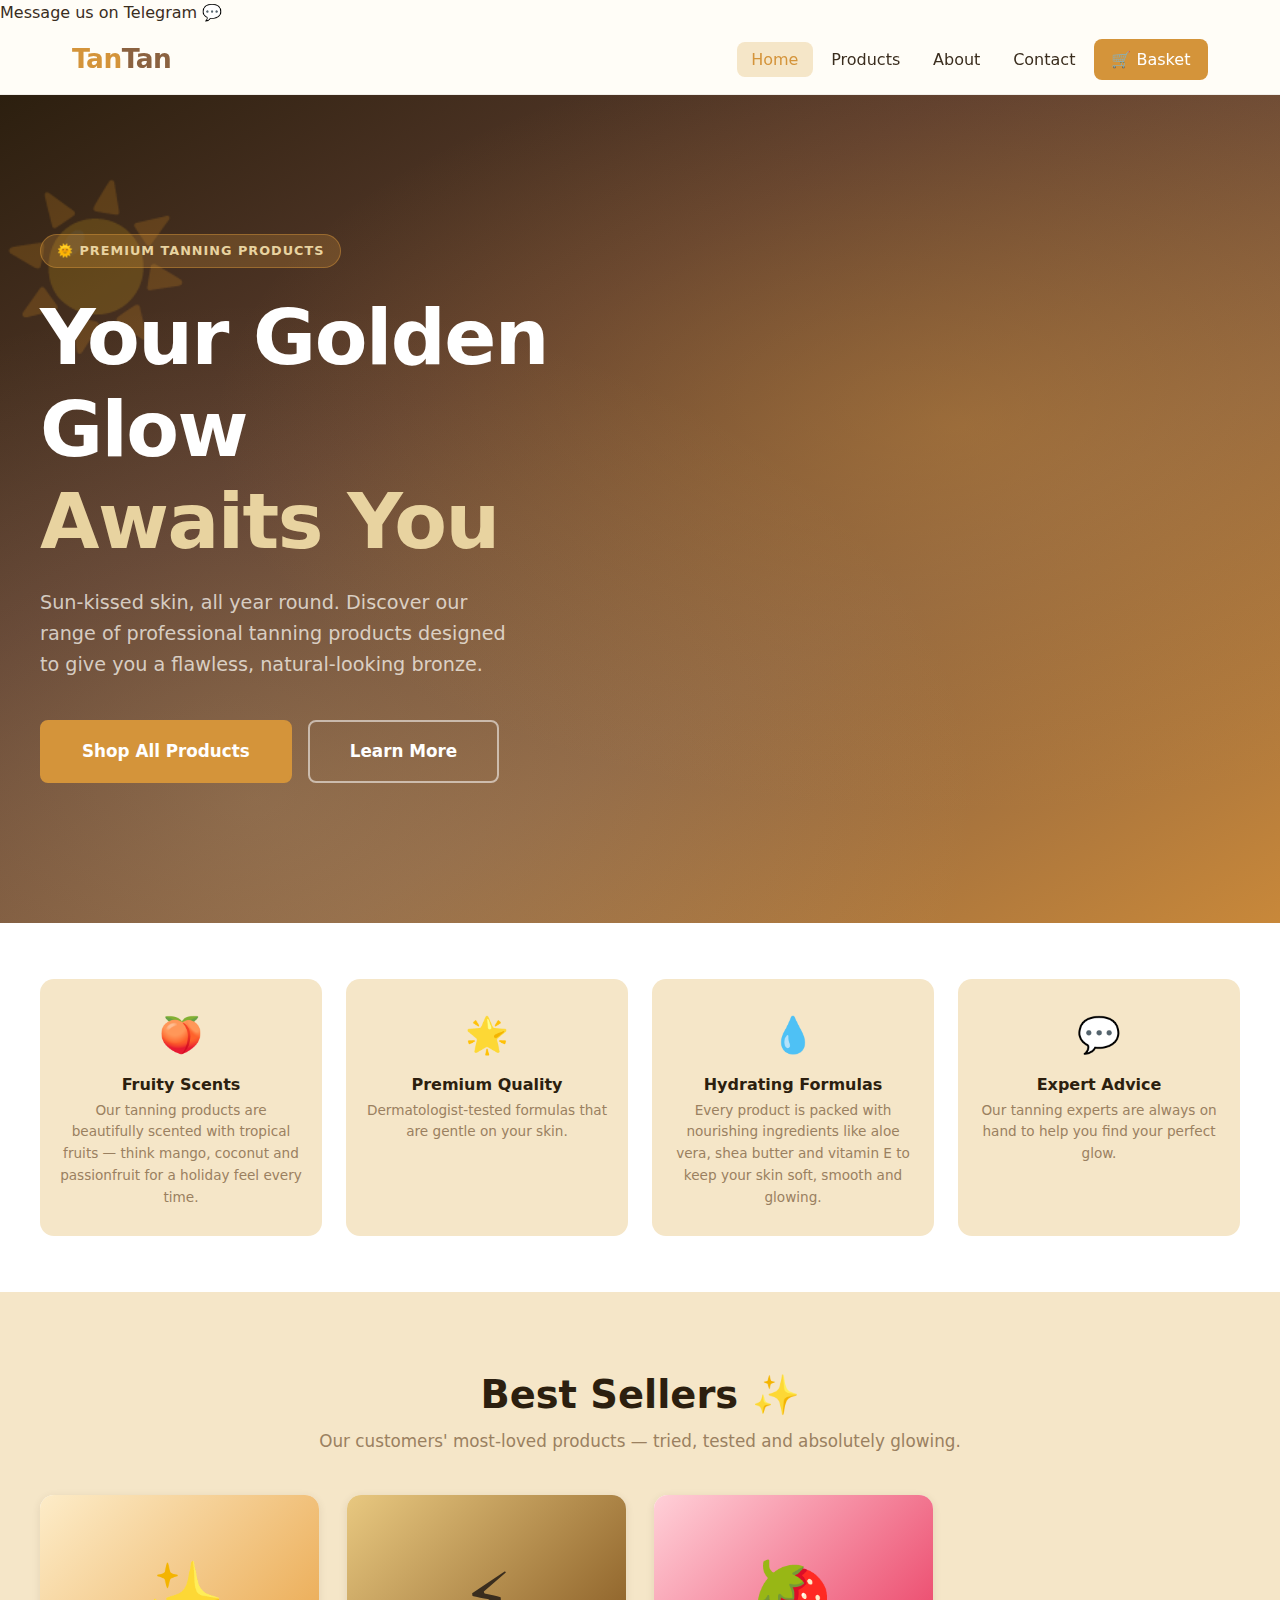
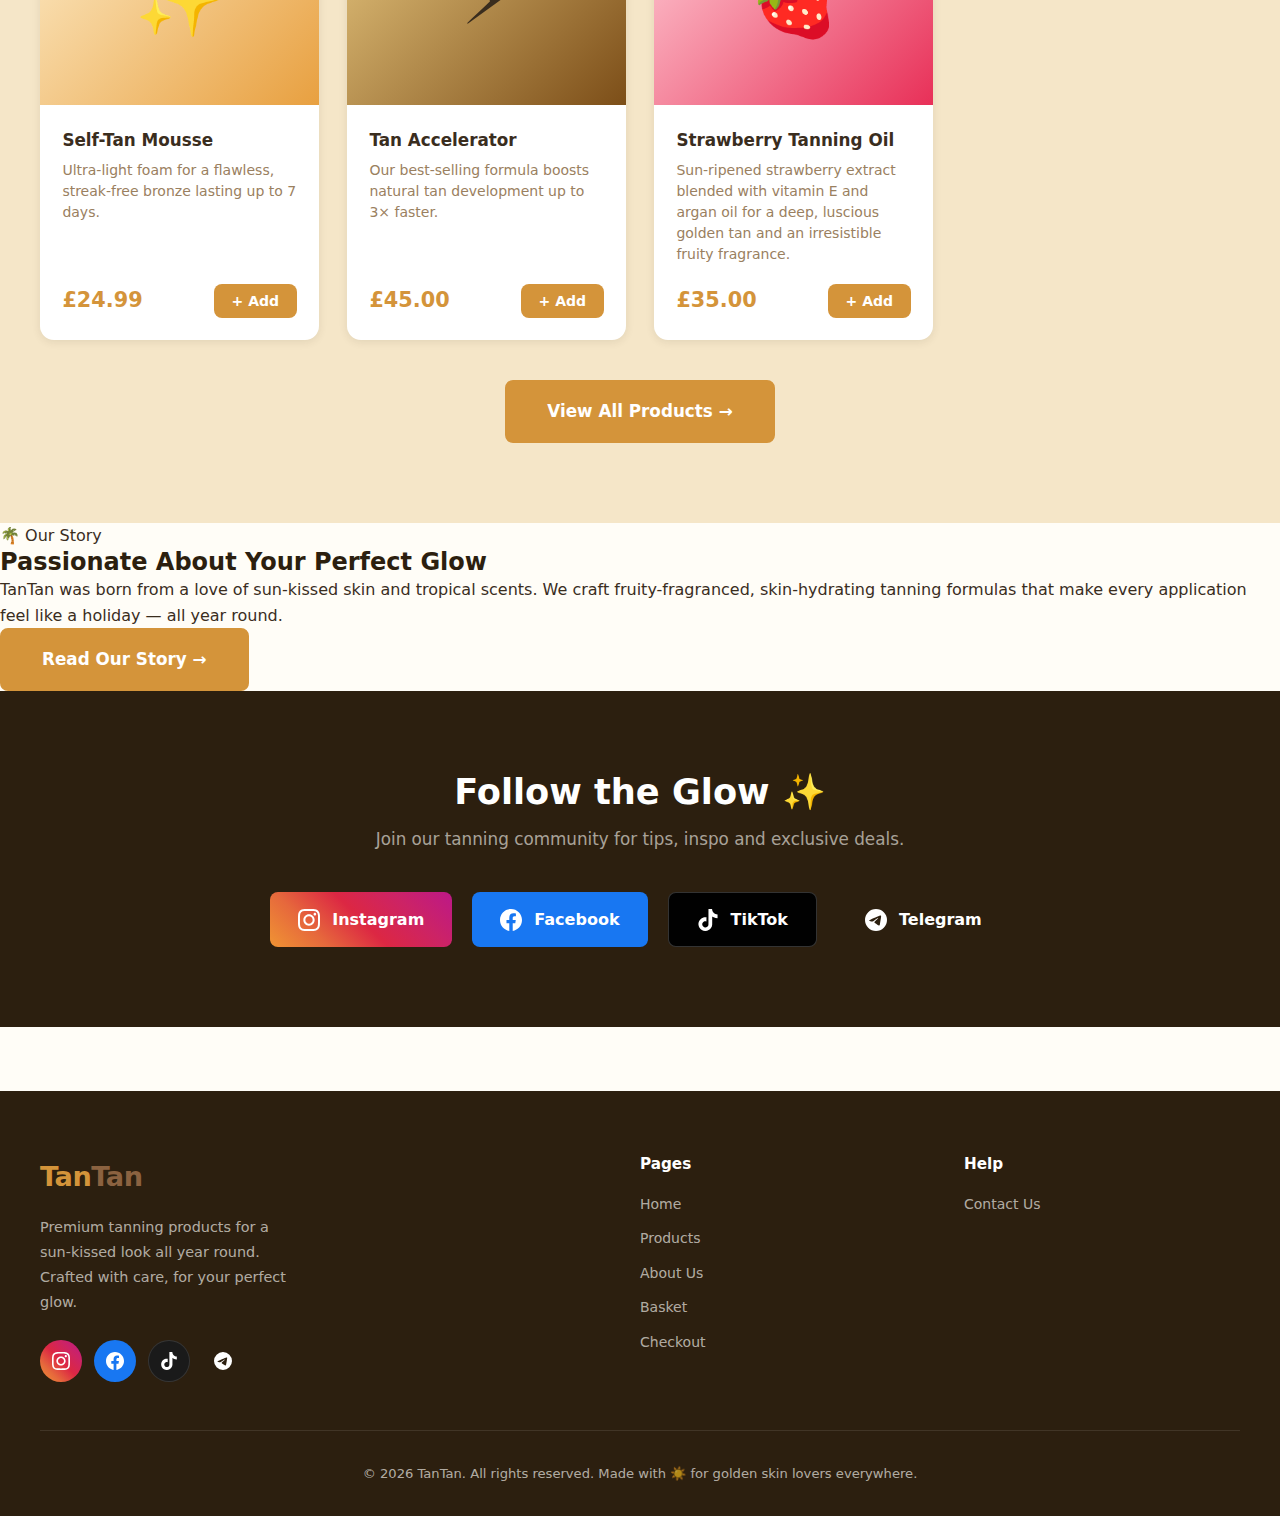
<file: index.html>
<!DOCTYPE html>
<html lang="en">
<head>
  <meta charset="UTF-8" />
  <meta name="viewport" content="width=device-width, initial-scale=1.0" />
  <title>TanTan — Your Golden Glow Awaits</title>
  <link rel="stylesheet" href="styles.css?v=10" />
</head>
<body>

  <!-- ── Announcement Bar ── -->
  <div class="announcement-bar">
    <a href="https://t.me/" target="_blank" rel="noopener" class="ann-link">Message us on Telegram 💬</a>
  </div>

  <!-- ── Navigation ── -->
  <header>
    <nav>
      <a href="index.html" class="logo">Tan<em>Tan</em></a>
      <ul class="nav-links">
        <li><a href="index.html"    class="active">Home</a></li>
        <li><a href="products.html">Products</a></li>
        <li><a href="about.html">About</a></li>
        <li><a href="contact.html">Contact</a></li>
        <li><a href="basket.html" class="basket-nav-link">
          🛒 Basket <span class="basket-badge" id="basket-badge" style="display:none">0</span>
        </a></li>
      </ul>
      <button class="hamburger" aria-label="Menu">
        <span></span><span></span><span></span>
      </button>
    </nav>
  </header>

  <main>

    <!-- ── Hero ── -->
    <section class="hero">
      <div class="hero-inner">
        <div class="hero-badge">🌞 Premium Tanning Products</div>
        <h1>Your Golden Glow<br><span class="glow">Awaits You</span></h1>
        <p>Sun-kissed skin, all year round. Discover our range of professional tanning products designed to give you a flawless, natural-looking bronze.</p>
        <div class="hero-ctas">
          <a href="products.html" class="btn btn-primary btn-lg">Shop All Products</a>
          <a href="about.html"    class="btn btn-outline  btn-lg">Learn More</a>
        </div>
      </div>
    </section>

    <!-- ── Features Strip ── -->
    <section class="features-strip">
      <div class="container">
        <div class="features-grid">
          <div class="feature-card">
            <div class="feature-icon">🍑</div>
            <h3>Fruity Scents</h3>
            <p>Our tanning products are beautifully scented with tropical fruits — think mango, coconut and passionfruit for a holiday feel every time.</p>
          </div>
          <div class="feature-card">
            <div class="feature-icon">🌟</div>
            <h3>Premium Quality</h3>
            <p>Dermatologist-tested formulas that are gentle on your skin.</p>
          </div>
          <div class="feature-card">
            <div class="feature-icon">💧</div>
            <h3>Hydrating Formulas</h3>
            <p>Every product is packed with nourishing ingredients like aloe vera, shea butter and vitamin E to keep your skin soft, smooth and glowing.</p>
          </div>
          <div class="feature-card">
            <div class="feature-icon">💬</div>
            <h3>Expert Advice</h3>
            <p>Our tanning experts are always on hand to help you find your perfect glow.</p>
          </div>
        </div>
      </div>
    </section>

    <!-- ── Featured Products ── -->
    <section class="featured-section" id="about">
      <div class="container">
        <div class="section-header">
          <h2>Best Sellers ✨</h2>
          <p>Our customers' most-loved products — tried, tested and absolutely glowing.</p>
        </div>
        <div class="products-grid" id="featured-grid">
          <!-- Rendered by script.js -->
        </div>
        <div class="section-cta">
          <a href="products.html" class="btn btn-primary btn-lg">View All Products →</a>
        </div>
      </div>
    </section>

    <!-- ── About Us Preview ── -->
    <section class="about-preview">
      <div class="about-preview-inner">
        <div class="about-preview-badge">🌴 Our Story</div>
        <h2>Passionate About Your Perfect Glow</h2>
        <p>TanTan was born from a love of sun-kissed skin and tropical scents. We craft fruity-fragranced, skin-hydrating tanning formulas that make every application feel like a holiday — all year round.</p>
        <a href="about.html" class="btn btn-primary btn-lg">Read Our Story →</a>
      </div>
    </section>

    <!-- ── Social Media ── -->
    <section class="social-section">
      <h2>Follow the Glow ✨</h2>
      <p>Join our tanning community for tips, inspo and exclusive deals.</p>
      <div class="social-buttons">

        <a href="https://www.instagram.com" target="_blank" rel="noopener" class="social-btn instagram">
          <svg viewBox="0 0 24 24" xmlns="http://www.w3.org/2000/svg">
            <path d="M12 2.163c3.204 0 3.584.012 4.85.07 3.252.148 4.771 1.691 4.919 4.919.058 1.265.069 1.645.069 4.849 0 3.205-.012 3.584-.069 4.849-.149 3.225-1.664 4.771-4.919 4.919-1.266.058-1.644.07-4.85.07-3.204 0-3.584-.012-4.849-.07-3.26-.149-4.771-1.699-4.919-4.92-.058-1.265-.07-1.644-.07-4.849 0-3.204.013-3.583.07-4.849.149-3.227 1.664-4.771 4.919-4.919 1.266-.057 1.645-.069 4.849-.069zm0-2.163c-3.259 0-3.667.014-4.947.072-4.358.2-6.78 2.618-6.98 6.98-.059 1.281-.073 1.689-.073 4.948 0 3.259.014 3.668.072 4.948.2 4.358 2.618 6.78 6.98 6.98 1.281.058 1.689.072 4.948.072 3.259 0 3.668-.014 4.948-.072 4.354-.2 6.782-2.618 6.979-6.98.059-1.28.073-1.689.073-4.948 0-3.259-.014-3.667-.072-4.947-.196-4.354-2.617-6.78-6.979-6.98-1.281-.059-1.69-.073-4.949-.073zm0 5.838c-3.403 0-6.162 2.759-6.162 6.162s2.759 6.163 6.162 6.163 6.162-2.759 6.162-6.163c0-3.403-2.759-6.162-6.162-6.162zm0 10.162c-2.209 0-4-1.79-4-4 0-2.209 1.791-4 4-4s4 1.791 4 4c0 2.21-1.791 4-4 4zm6.406-11.845c-.796 0-1.441.645-1.441 1.44s.645 1.44 1.441 1.44c.795 0 1.439-.645 1.439-1.44s-.644-1.44-1.439-1.44z"/>
          </svg>
          Instagram
        </a>

        <a href="https://www.facebook.com" target="_blank" rel="noopener" class="social-btn facebook">
          <svg viewBox="0 0 24 24" xmlns="http://www.w3.org/2000/svg">
            <path d="M24 12.073c0-6.627-5.373-12-12-12s-12 5.373-12 12c0 5.99 4.388 10.954 10.125 11.854v-8.385H7.078v-3.47h3.047V9.43c0-3.007 1.792-4.669 4.533-4.669 1.312 0 2.686.235 2.686.235v2.953H15.83c-1.491 0-1.956.925-1.956 1.874v2.25h3.328l-.532 3.47h-2.796v8.385C19.612 23.027 24 18.062 24 12.073z"/>
          </svg>
          Facebook
        </a>

        <a href="https://www.tiktok.com" target="_blank" rel="noopener" class="social-btn tiktok">
          <svg viewBox="0 0 24 24" xmlns="http://www.w3.org/2000/svg">
            <path d="M12.525.02c1.31-.02 2.61-.01 3.91-.02.08 1.53.63 3.09 1.75 4.17 1.12 1.11 2.7 1.62 4.24 1.79v4.03c-1.44-.05-2.89-.35-4.2-.97-.57-.26-1.1-.59-1.62-.93-.01 2.92.01 5.84-.02 8.75-.08 1.4-.54 2.79-1.35 3.94-1.31 1.92-3.58 3.17-5.91 3.21-1.43.08-2.86-.31-4.08-1.03-2.02-1.19-3.44-3.37-3.65-5.71-.02-.5-.03-1-.01-1.49.18-1.9 1.12-3.72 2.58-4.96 1.66-1.44 3.98-2.13 6.15-1.72.02 1.48-.04 2.96-.04 4.44-.99-.32-2.15-.23-3.02.37-.63.41-1.11 1.04-1.36 1.75-.21.51-.15 1.07-.14 1.61.24 1.64 1.82 3.02 3.5 2.87 1.12-.01 2.19-.66 2.77-1.61.19-.33.4-.67.41-1.06.1-1.79.06-3.57.07-5.36.01-4.03-.01-8.05.02-12.07z"/>
          </svg>
          TikTok
        </a>

        <a href="https://t.me/" target="_blank" rel="noopener" class="social-btn telegram">
          <svg viewBox="0 0 24 24" xmlns="http://www.w3.org/2000/svg">
            <path d="M11.944 0A12 12 0 0 0 0 12a12 12 0 0 0 12 12 12 12 0 0 0 12-12A12 12 0 0 0 12 0a12 12 0 0 0-.056 0zm4.962 7.224c.1-.002.321.023.465.14a.506.506 0 0 1 .171.325c.016.093.036.306.02.472-.18 1.898-.962 6.502-1.36 8.627-.168.9-.499 1.201-.82 1.23-.696.065-1.225-.46-1.9-.902-1.056-.693-1.653-1.124-2.678-1.8-1.185-.78-.417-1.21.258-1.91.177-.184 3.247-2.977 3.307-3.23.007-.032.014-.15-.056-.212s-.174-.041-.249-.024c-.106.024-1.793 1.14-5.061 3.345-.48.33-.913.49-1.302.48-.428-.008-1.252-.241-1.865-.44-.752-.245-1.349-.374-1.297-.789.027-.216.325-.437.893-.663 3.498-1.524 5.83-2.529 6.998-3.014 3.332-1.386 4.025-1.627 4.476-1.635z"/>
          </svg>
          Telegram
        </a>

      </div>
    </section>

  </main>

  <!-- ── Footer ── -->
  <footer>
    <div class="footer-inner">
      <div class="footer-grid">
        <div class="footer-brand">
          <a href="index.html" class="logo">Tan<em>Tan</em></a>
          <p>Premium tanning products for a sun-kissed look all year round. Crafted with care, for your perfect glow.</p>
          <div class="footer-social">
            <a href="https://www.instagram.com" target="_blank" rel="noopener" class="fsoc ig" aria-label="Instagram">
              <svg viewBox="0 0 24 24"><path d="M12 2.163c3.204 0 3.584.012 4.85.07 3.252.148 4.771 1.691 4.919 4.919.058 1.265.069 1.645.069 4.849 0 3.205-.012 3.584-.069 4.849-.149 3.225-1.664 4.771-4.919 4.919-1.266.058-1.644.07-4.85.07-3.204 0-3.584-.012-4.849-.07-3.26-.149-4.771-1.699-4.919-4.92-.058-1.265-.07-1.644-.07-4.849 0-3.204.013-3.583.07-4.849.149-3.227 1.664-4.771 4.919-4.919 1.266-.057 1.645-.069 4.849-.069zm0-2.163c-3.259 0-3.667.014-4.947.072-4.358.2-6.78 2.618-6.98 6.98-.059 1.281-.073 1.689-.073 4.948 0 3.259.014 3.668.072 4.948.2 4.358 2.618 6.78 6.98 6.98 1.281.058 1.689.072 4.948.072 3.259 0 3.668-.014 4.948-.072 4.354-.2 6.782-2.618 6.979-6.98.059-1.28.073-1.689.073-4.948 0-3.259-.014-3.667-.072-4.947-.196-4.354-2.617-6.78-6.979-6.98-1.281-.059-1.69-.073-4.949-.073zm0 5.838c-3.403 0-6.162 2.759-6.162 6.162s2.759 6.163 6.162 6.163 6.162-2.759 6.162-6.163c0-3.403-2.759-6.162-6.162-6.162zm0 10.162c-2.209 0-4-1.79-4-4 0-2.209 1.791-4 4-4s4 1.791 4 4c0 2.21-1.791 4-4 4zm6.406-11.845c-.796 0-1.441.645-1.441 1.44s.645 1.44 1.441 1.44c.795 0 1.439-.645 1.439-1.44s-.644-1.44-1.439-1.44z"/></svg>
            </a>
            <a href="https://www.facebook.com" target="_blank" rel="noopener" class="fsoc fb" aria-label="Facebook">
              <svg viewBox="0 0 24 24"><path d="M24 12.073c0-6.627-5.373-12-12-12s-12 5.373-12 12c0 5.99 4.388 10.954 10.125 11.854v-8.385H7.078v-3.47h3.047V9.43c0-3.007 1.792-4.669 4.533-4.669 1.312 0 2.686.235 2.686.235v2.953H15.83c-1.491 0-1.956.925-1.956 1.874v2.25h3.328l-.532 3.47h-2.796v8.385C19.612 23.027 24 18.062 24 12.073z"/></svg>
            </a>
            <a href="https://www.tiktok.com" target="_blank" rel="noopener" class="fsoc tt" aria-label="TikTok">
              <svg viewBox="0 0 24 24"><path d="M12.525.02c1.31-.02 2.61-.01 3.91-.02.08 1.53.63 3.09 1.75 4.17 1.12 1.11 2.7 1.62 4.24 1.79v4.03c-1.44-.05-2.89-.35-4.2-.97-.57-.26-1.1-.59-1.62-.93-.01 2.92.01 5.84-.02 8.75-.08 1.4-.54 2.79-1.35 3.94-1.31 1.92-3.58 3.17-5.91 3.21-1.43.08-2.86-.31-4.08-1.03-2.02-1.19-3.44-3.37-3.65-5.71-.02-.5-.03-1-.01-1.49.18-1.9 1.12-3.72 2.58-4.96 1.66-1.44 3.98-2.13 6.15-1.72.02 1.48-.04 2.96-.04 4.44-.99-.32-2.15-.23-3.02.37-.63.41-1.11 1.04-1.36 1.75-.21.51-.15 1.07-.14 1.61.24 1.64 1.82 3.02 3.5 2.87 1.12-.01 2.19-.66 2.77-1.61.19-.33.4-.67.41-1.06.1-1.79.06-3.57.07-5.36.01-4.03-.01-8.05.02-12.07z"/></svg>
            </a>
            <a href="https://t.me/" target="_blank" rel="noopener" class="fsoc tg" aria-label="Telegram">
              <svg viewBox="0 0 24 24"><path d="M11.944 0A12 12 0 0 0 0 12a12 12 0 0 0 12 12 12 12 0 0 0 12-12A12 12 0 0 0 12 0a12 12 0 0 0-.056 0zm4.962 7.224c.1-.002.321.023.465.14a.506.506 0 0 1 .171.325c.016.093.036.306.02.472-.18 1.898-.962 6.502-1.36 8.627-.168.9-.499 1.201-.82 1.23-.696.065-1.225-.46-1.9-.902-1.056-.693-1.653-1.124-2.678-1.8-1.185-.78-.417-1.21.258-1.91.177-.184 3.247-2.977 3.307-3.23.007-.032.014-.15-.056-.212s-.174-.041-.249-.024c-.106.024-1.793 1.14-5.061 3.345-.48.33-.913.49-1.302.48-.428-.008-1.252-.241-1.865-.44-.752-.245-1.349-.374-1.297-.789.027-.216.325-.437.893-.663 3.498-1.524 5.83-2.529 6.998-3.014 3.332-1.386 4.025-1.627 4.476-1.635z"/></svg>
            </a>
          </div>
        </div>
        <div class="footer-col">
          <h4>Pages</h4>
          <ul>
            <li><a href="index.html">Home</a></li>
            <li><a href="products.html">Products</a></li>
            <li><a href="about.html">About Us</a></li>
            <li><a href="basket.html">Basket</a></li>
            <li><a href="checkout.html">Checkout</a></li>
          </ul>
        </div>
        <div class="footer-col">
          <h4>Help</h4>
          <ul>
            <li><a href="contact.html">Contact Us</a></li>
          </ul>
        </div>
      </div>
      <div class="footer-bottom">
        <p>&copy; 2026 TanTan. All rights reserved. Made with ☀️ for golden skin lovers everywhere.</p>
      </div>
    </div>
  </footer>

  <script src="script.js?v=18"></script>
</body>
</html>
</file>
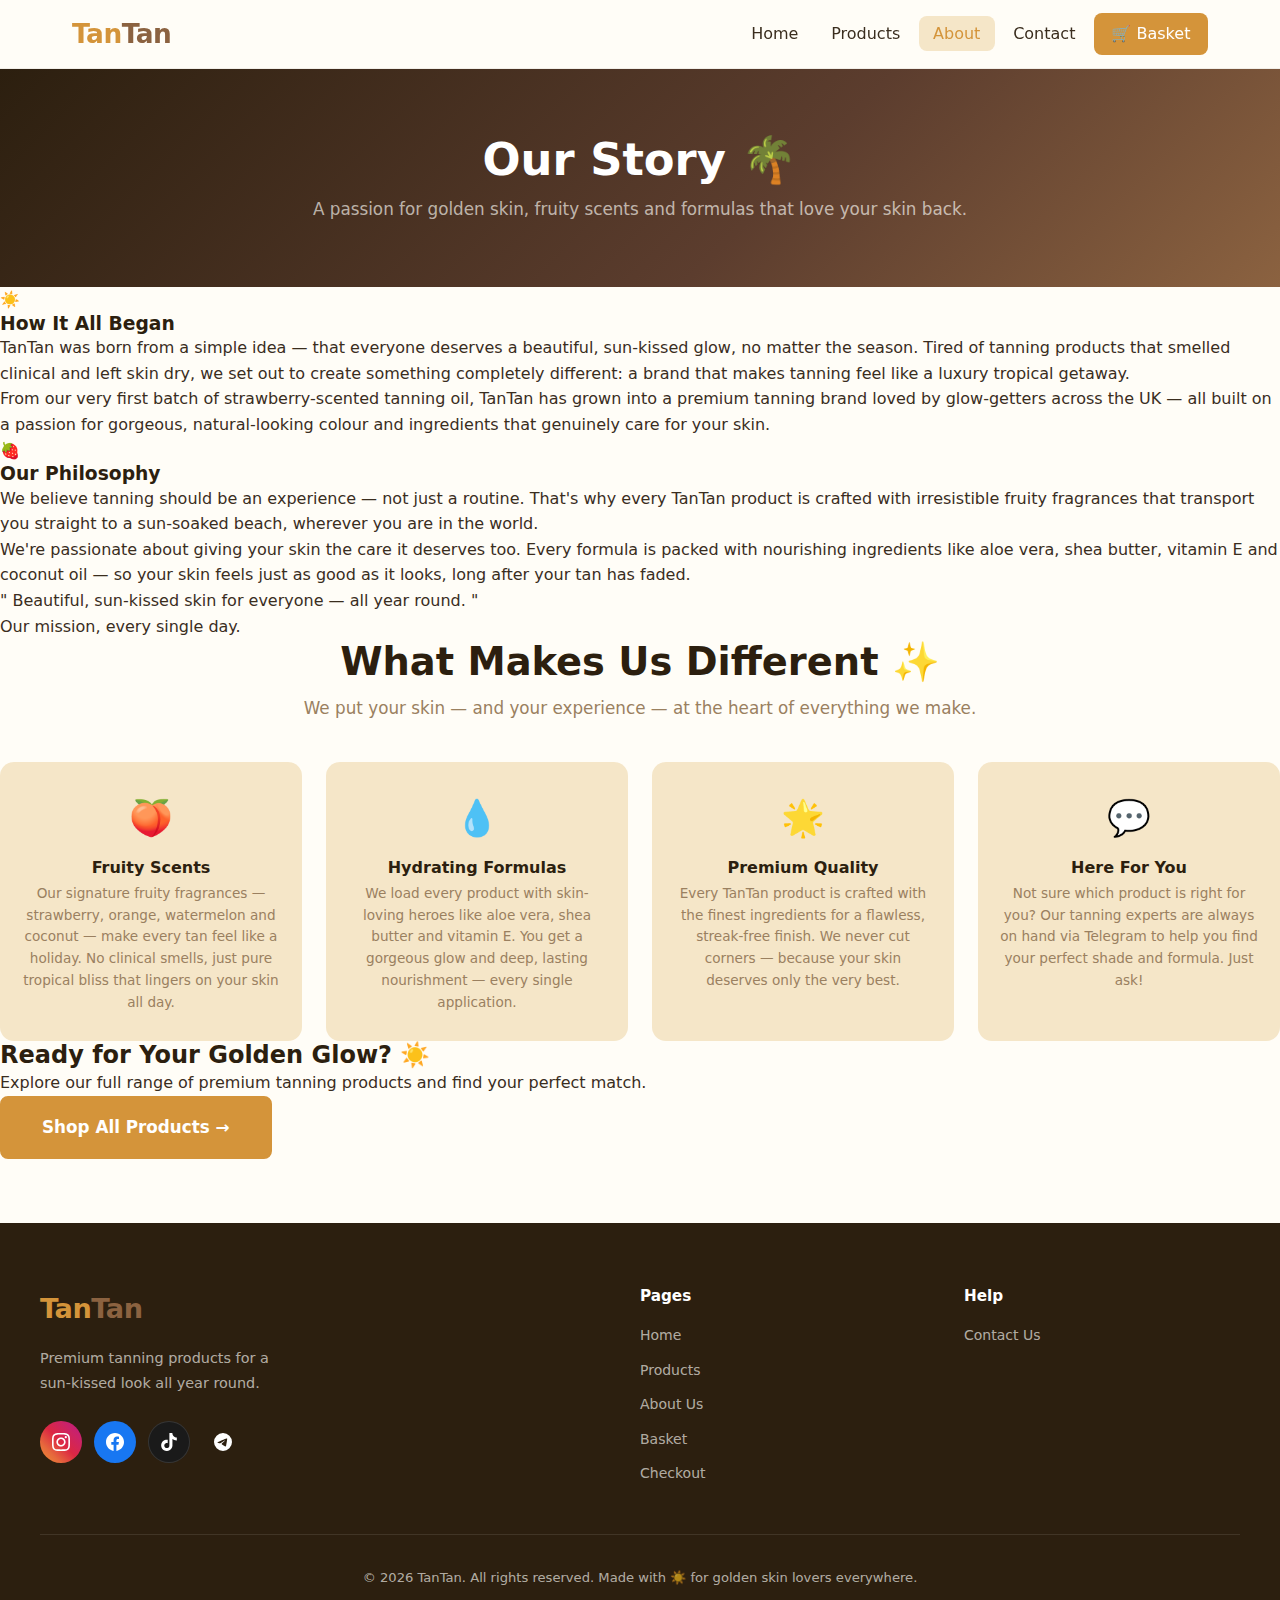
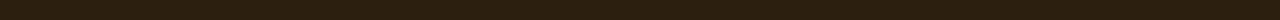
<file: about.html>
<!DOCTYPE html>
<html lang="en">
<head>
  <meta charset="UTF-8" />
  <meta name="viewport" content="width=device-width, initial-scale=1.0" />
  <title>About Us — TanTan</title>
  <link rel="stylesheet" href="styles.css?v=13" />
</head>
<body>

  <!-- ── Navigation ── -->
  <header>
    <nav>
      <a href="index.html" class="logo">Tan<em>Tan</em></a>
      <ul class="nav-links">
        <li><a href="index.html">Home</a></li>
        <li><a href="products.html">Products</a></li>
        <li><a href="about.html" class="active">About</a></li>
        <li><a href="contact.html">Contact</a></li>
        <li><a href="basket.html" class="basket-nav-link">
          🛒 Basket <span class="basket-badge" id="basket-badge" style="display:none">0</span>
        </a></li>
      </ul>
      <button class="hamburger" aria-label="Menu">
        <span></span><span></span><span></span>
      </button>
    </nav>
  </header>

  <main>

    <!-- ── Page Hero ── -->
    <section class="page-hero">
      <h1>Our Story 🌴</h1>
      <p>A passion for golden skin, fruity scents and formulas that love your skin back.</p>
    </section>

    <!-- ── Brand Story ── -->
    <section class="about-story">
      <div class="container">
        <div class="about-story-grid">
          <div class="about-story-block">
            <div class="about-story-icon">☀️</div>
            <h3>How It All Began</h3>
            <p>TanTan was born from a simple idea — that everyone deserves a beautiful, sun-kissed glow, no matter the season. Tired of tanning products that smelled clinical and left skin dry, we set out to create something completely different: a brand that makes tanning feel like a luxury tropical getaway.</p>
            <p>From our very first batch of strawberry-scented tanning oil, TanTan has grown into a premium tanning brand loved by glow-getters across the UK — all built on a passion for gorgeous, natural-looking colour and ingredients that genuinely care for your skin.</p>
          </div>
          <div class="about-story-block">
            <div class="about-story-icon">🍓</div>
            <h3>Our Philosophy</h3>
            <p>We believe tanning should be an experience — not just a routine. That's why every TanTan product is crafted with irresistible fruity fragrances that transport you straight to a sun-soaked beach, wherever you are in the world.</p>
            <p>We're passionate about giving your skin the care it deserves too. Every formula is packed with nourishing ingredients like aloe vera, shea butter, vitamin E and coconut oil — so your skin feels just as good as it looks, long after your tan has faded.</p>
          </div>
        </div>
      </div>
    </section>

    <!-- ── Mission Statement ── -->
    <section class="about-mission">
      <div class="container">
        <blockquote class="mission-quote">
          <span class="quote-mark">"</span>
          Beautiful, sun-kissed skin for everyone — all year round.
          <span class="quote-mark">"</span>
        </blockquote>
        <p class="mission-sub">Our mission, every single day.</p>
      </div>
    </section>

    <!-- ── Values ── -->
    <section class="about-values">
      <div class="container">
        <div class="section-header">
          <h2>What Makes Us Different ✨</h2>
          <p>We put your skin — and your experience — at the heart of everything we make.</p>
        </div>
        <div class="features-grid">
          <div class="feature-card">
            <div class="feature-icon">🍑</div>
            <h3>Fruity Scents</h3>
            <p>Our signature fruity fragrances — strawberry, orange, watermelon and coconut — make every tan feel like a holiday. No clinical smells, just pure tropical bliss that lingers on your skin all day.</p>
          </div>
          <div class="feature-card">
            <div class="feature-icon">💧</div>
            <h3>Hydrating Formulas</h3>
            <p>We load every product with skin-loving heroes like aloe vera, shea butter and vitamin E. You get a gorgeous glow and deep, lasting nourishment — every single application.</p>
          </div>
          <div class="feature-card">
            <div class="feature-icon">🌟</div>
            <h3>Premium Quality</h3>
            <p>Every TanTan product is crafted with the finest ingredients for a flawless, streak-free finish. We never cut corners — because your skin deserves only the very best.</p>
          </div>
          <div class="feature-card">
            <div class="feature-icon">💬</div>
            <h3>Here For You</h3>
            <p>Not sure which product is right for you? Our tanning experts are always on hand via Telegram to help you find your perfect shade and formula. Just ask!</p>
          </div>
        </div>
      </div>
    </section>

    <!-- ── CTA ── -->
    <section class="about-cta">
      <div class="about-cta-inner">
        <h2>Ready for Your Golden Glow? ☀️</h2>
        <p>Explore our full range of premium tanning products and find your perfect match.</p>
        <a href="products.html" class="btn btn-primary btn-lg">Shop All Products →</a>
      </div>
    </section>

  </main>

  <!-- ── Footer ── -->
  <footer>
    <div class="footer-inner">
      <div class="footer-grid">
        <div class="footer-brand">
          <a href="index.html" class="logo">Tan<em>Tan</em></a>
          <p>Premium tanning products for a sun-kissed look all year round.</p>
          <div class="footer-social">
            <a href="https://www.instagram.com" target="_blank" rel="noopener" class="fsoc ig" aria-label="Instagram">
              <svg viewBox="0 0 24 24"><path d="M12 2.163c3.204 0 3.584.012 4.85.07 3.252.148 4.771 1.691 4.919 4.919.058 1.265.069 1.645.069 4.849 0 3.205-.012 3.584-.069 4.849-.149 3.225-1.664 4.771-4.919 4.919-1.266.058-1.644.07-4.85.07-3.204 0-3.584-.012-4.849-.07-3.26-.149-4.771-1.699-4.919-4.92-.058-1.265-.07-1.644-.07-4.849 0-3.204.013-3.583.07-4.849.149-3.227 1.664-4.771 4.919-4.919 1.266-.057 1.645-.069 4.849-.069zm0-2.163c-3.259 0-3.667.014-4.947.072-4.358.2-6.78 2.618-6.98 6.98-.059 1.281-.073 1.689-.073 4.948 0 3.259.014 3.668.072 4.948.2 4.358 2.618 6.78 6.98 6.98 1.281.058 1.689.072 4.948.072 3.259 0 3.668-.014 4.948-.072 4.354-.2 6.782-2.618 6.979-6.98.059-1.28.073-1.689.073-4.948 0-3.259-.014-3.667-.072-4.947-.196-4.354-2.617-6.78-6.979-6.98-1.281-.059-1.69-.073-4.949-.073zm0 5.838c-3.403 0-6.162 2.759-6.162 6.162s2.759 6.163 6.162 6.163 6.162-2.759 6.162-6.163c0-3.403-2.759-6.162-6.162-6.162zm0 10.162c-2.209 0-4-1.79-4-4 0-2.209 1.791-4 4-4s4 1.791 4 4c0 2.21-1.791 4-4 4zm6.406-11.845c-.796 0-1.441.645-1.441 1.44s.645 1.44 1.441 1.44c.795 0 1.439-.645 1.439-1.44s-.644-1.44-1.439-1.44z"/></svg>
            </a>
            <a href="https://www.facebook.com" target="_blank" rel="noopener" class="fsoc fb" aria-label="Facebook">
              <svg viewBox="0 0 24 24"><path d="M24 12.073c0-6.627-5.373-12-12-12s-12 5.373-12 12c0 5.99 4.388 10.954 10.125 11.854v-8.385H7.078v-3.47h3.047V9.43c0-3.007 1.792-4.669 4.533-4.669 1.312 0 2.686.235 2.686.235v2.953H15.83c-1.491 0-1.956.925-1.956 1.874v2.25h3.328l-.532 3.47h-2.796v8.385C19.612 23.027 24 18.062 24 12.073z"/></svg>
            </a>
            <a href="https://www.tiktok.com" target="_blank" rel="noopener" class="fsoc tt" aria-label="TikTok">
              <svg viewBox="0 0 24 24"><path d="M12.525.02c1.31-.02 2.61-.01 3.91-.02.08 1.53.63 3.09 1.75 4.17 1.12 1.11 2.7 1.62 4.24 1.79v4.03c-1.44-.05-2.89-.35-4.2-.97-.57-.26-1.1-.59-1.62-.93-.01 2.92.01 5.84-.02 8.75-.08 1.4-.54 2.79-1.35 3.94-1.31 1.92-3.58 3.17-5.91 3.21-1.43.08-2.86-.31-4.08-1.03-2.02-1.19-3.44-3.37-3.65-5.71-.02-.5-.03-1-.01-1.49.18-1.9 1.12-3.72 2.58-4.96 1.66-1.44 3.98-2.13 6.15-1.72.02 1.48-.04 2.96-.04 4.44-.99-.32-2.15-.23-3.02.37-.63.41-1.11 1.04-1.36 1.75-.21.51-.15 1.07-.14 1.61.24 1.64 1.82 3.02 3.5 2.87 1.12-.01 2.19-.66 2.77-1.61.19-.33.4-.67.41-1.06.1-1.79.06-3.57.07-5.36.01-4.03-.01-8.05.02-12.07z"/></svg>
            </a>
            <a href="https://t.me/" target="_blank" rel="noopener" class="fsoc tg" aria-label="Telegram">
              <svg viewBox="0 0 24 24"><path d="M11.944 0A12 12 0 0 0 0 12a12 12 0 0 0 12 12 12 12 0 0 0 12-12A12 12 0 0 0 12 0a12 12 0 0 0-.056 0zm4.962 7.224c.1-.002.321.023.465.14a.506.506 0 0 1 .171.325c.016.093.036.306.02.472-.18 1.898-.962 6.502-1.36 8.627-.168.9-.499 1.201-.82 1.23-.696.065-1.225-.46-1.9-.902-1.056-.693-1.653-1.124-2.678-1.8-1.185-.78-.417-1.21.258-1.91.177-.184 3.247-2.977 3.307-3.23.007-.032.014-.15-.056-.212s-.174-.041-.249-.024c-.106.024-1.793 1.14-5.061 3.345-.48.33-.913.49-1.302.48-.428-.008-1.252-.241-1.865-.44-.752-.245-1.349-.374-1.297-.789.027-.216.325-.437.893-.663 3.498-1.524 5.83-2.529 6.998-3.014 3.332-1.386 4.025-1.627 4.476-1.635z"/></svg>
            </a>
          </div>
        </div>
        <div class="footer-col">
          <h4>Pages</h4>
          <ul>
            <li><a href="index.html">Home</a></li>
            <li><a href="products.html">Products</a></li>
            <li><a href="about.html">About Us</a></li>
            <li><a href="basket.html">Basket</a></li>
            <li><a href="checkout.html">Checkout</a></li>
          </ul>
        </div>
        <div class="footer-col">
          <h4>Help</h4>
          <ul>
            <li><a href="contact.html">Contact Us</a></li>
          </ul>
        </div>
      </div>
      <div class="footer-bottom">
        <p>&copy; 2026 TanTan. All rights reserved. Made with ☀️ for golden skin lovers everywhere.</p>
      </div>
    </div>
  </footer>

  <script src="script.js?v=39"></script>
</body>
</html>
</file>
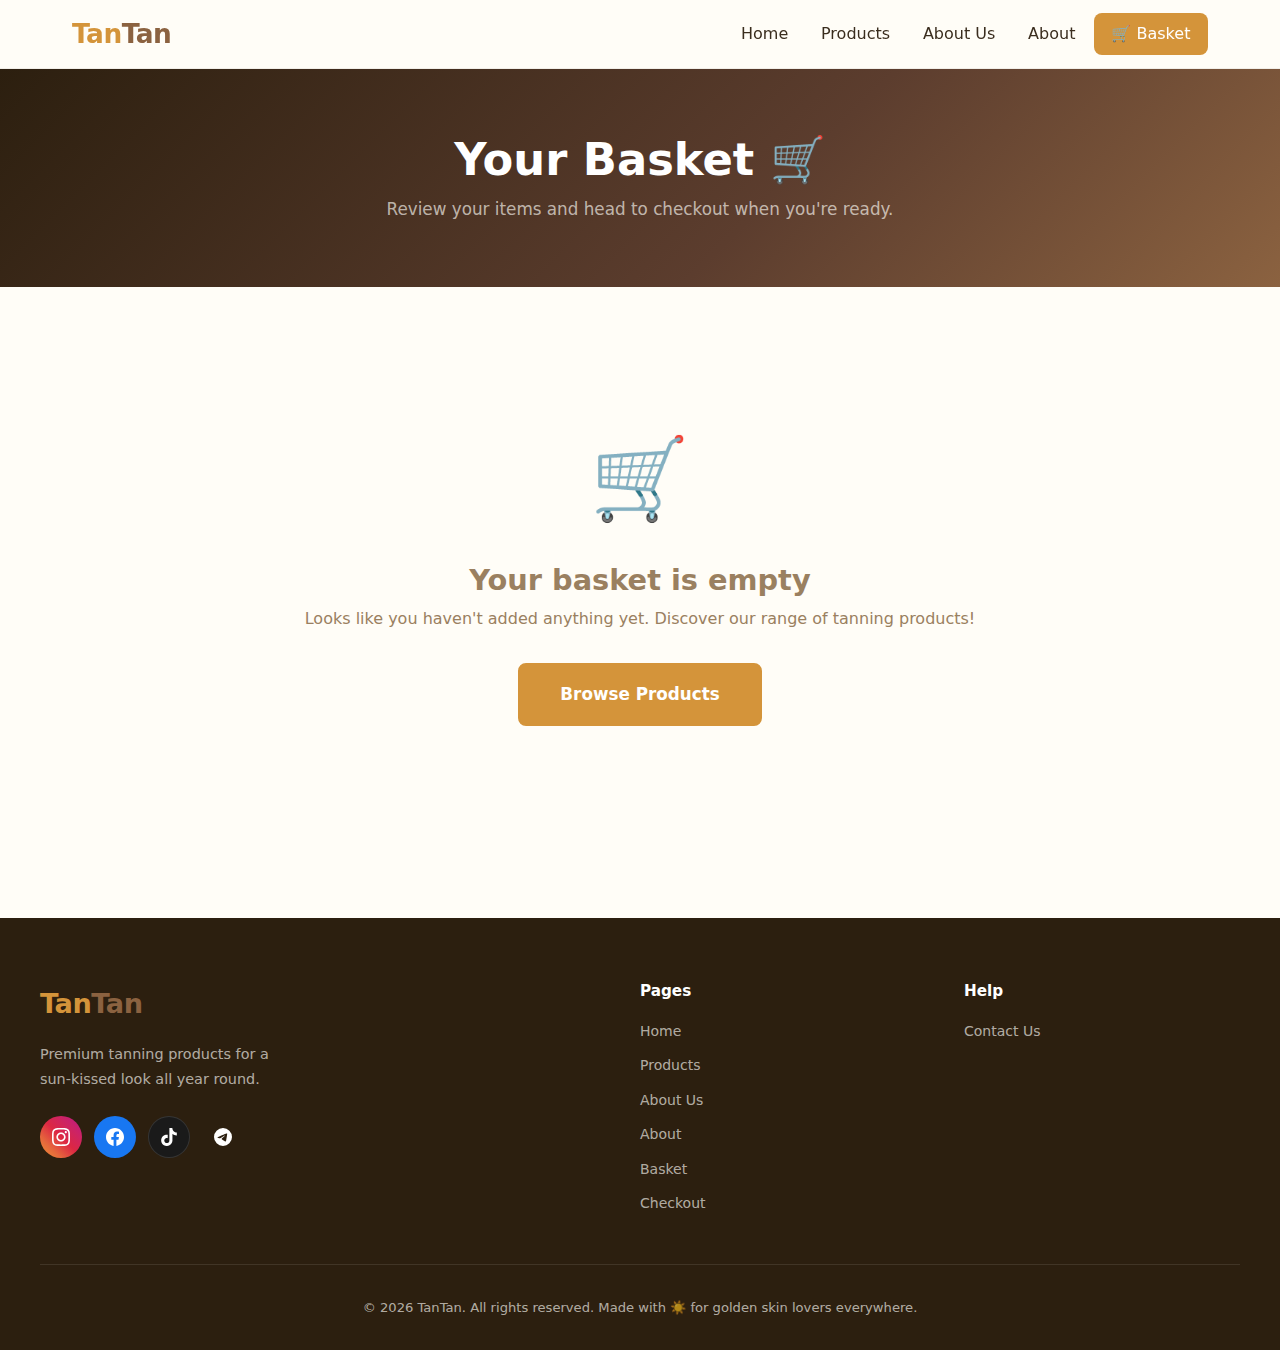
<file: basket.html>
<!DOCTYPE html>
<html lang="en">
<head>
  <meta charset="UTF-8" />
  <meta name="viewport" content="width=device-width, initial-scale=1.0" />
  <title>Basket — TanTan</title>
  <link rel="stylesheet" href="styles.css?v=10" />
</head>
<body>

  <!-- ── Navigation ── -->
  <header>
    <nav>
      <a href="index.html" class="logo">Tan<em>Tan</em></a>
      <ul class="nav-links">
        <li><a href="index.html">Home</a></li>
        <li><a href="products.html">Products</a></li>
            <li><a href="about.html">About Us</a></li>
        <li><a href="about.html">About</a></li>
        <li><a href="basket.html" class="basket-nav-link active">
          🛒 Basket <span class="basket-badge" id="basket-badge" style="display:none">0</span>
        </a></li>
      </ul>
      <button class="hamburger" aria-label="Menu">
        <span></span><span></span><span></span>
      </button>
    </nav>
  </header>

  <main>

    <!-- ── Page Hero ── -->
    <section class="page-hero">
      <h1>Your Basket 🛒</h1>
      <p>Review your items and head to checkout when you're ready.</p>
    </section>

    <!-- ── Basket Content ── -->
    <div class="basket-wrapper">

      <!-- Empty state -->
      <div class="empty-basket" id="basket-empty" style="display:none">
        <div class="big-emoji">🛒</div>
        <h2>Your basket is empty</h2>
        <p>Looks like you haven't added anything yet. Discover our range of tanning products!</p>
        <a href="products.html" class="btn btn-primary btn-lg">Browse Products</a>
      </div>

      <!-- Basket layout -->
      <div class="basket-layout">
        <div class="basket-list" id="basket-list">
          <!-- Rendered by script.js -->
        </div>

        <div class="basket-summary-card" id="basket-summary">
          <h3>Order Summary</h3>
          <div class="sum-row">
            <span>Subtotal</span>
            <span id="sum-subtotal">£0.00</span>
          </div>
          <div class="sum-row">
            <span>Delivery</span>
            <span id="sum-delivery">£3.99</span>
          </div>
          <div class="sum-row" style="font-size:0.78rem;color:var(--muted);border-bottom:none;padding-top:0">
            <span>Free delivery on orders over £30</span>
          </div>
          <div class="sum-row total">
            <span>Total</span>
            <span id="sum-total">£0.00</span>
          </div>
          <a href="checkout.html" class="btn btn-primary btn-full btn-lg">Proceed to Checkout →</a>
          <a href="products.html" class="btn btn-dark btn-full" style="margin-top:0.75rem">← Continue Shopping</a>
        </div>
      </div>

    </div>

  </main>

  <!-- ── Footer ── -->
  <footer>
    <div class="footer-inner">
      <div class="footer-grid">
        <div class="footer-brand">
          <a href="index.html" class="logo">Tan<em>Tan</em></a>
          <p>Premium tanning products for a sun-kissed look all year round.</p>
          <div class="footer-social">
            <a href="https://www.instagram.com" target="_blank" rel="noopener" class="fsoc ig" aria-label="Instagram">
              <svg viewBox="0 0 24 24"><path d="M12 2.163c3.204 0 3.584.012 4.85.07 3.252.148 4.771 1.691 4.919 4.919.058 1.265.069 1.645.069 4.849 0 3.205-.012 3.584-.069 4.849-.149 3.225-1.664 4.771-4.919 4.919-1.266.058-1.644.07-4.85.07-3.204 0-3.584-.012-4.849-.07-3.26-.149-4.771-1.699-4.919-4.92-.058-1.265-.07-1.644-.07-4.849 0-3.204.013-3.583.07-4.849.149-3.227 1.664-4.771 4.919-4.919 1.266-.057 1.645-.069 4.849-.069zm0-2.163c-3.259 0-3.667.014-4.947.072-4.358.2-6.78 2.618-6.98 6.98-.059 1.281-.073 1.689-.073 4.948 0 3.259.014 3.668.072 4.948.2 4.358 2.618 6.78 6.98 6.98 1.281.058 1.689.072 4.948.072 3.259 0 3.668-.014 4.948-.072 4.354-.2 6.782-2.618 6.979-6.98.059-1.28.073-1.689.073-4.948 0-3.259-.014-3.667-.072-4.947-.196-4.354-2.617-6.78-6.979-6.98-1.281-.059-1.69-.073-4.949-.073zm0 5.838c-3.403 0-6.162 2.759-6.162 6.162s2.759 6.163 6.162 6.163 6.162-2.759 6.162-6.163c0-3.403-2.759-6.162-6.162-6.162zm0 10.162c-2.209 0-4-1.79-4-4 0-2.209 1.791-4 4-4s4 1.791 4 4c0 2.21-1.791 4-4 4zm6.406-11.845c-.796 0-1.441.645-1.441 1.44s.645 1.44 1.441 1.44c.795 0 1.439-.645 1.439-1.44s-.644-1.44-1.439-1.44z"/></svg>
            </a>
            <a href="https://www.facebook.com" target="_blank" rel="noopener" class="fsoc fb" aria-label="Facebook">
              <svg viewBox="0 0 24 24"><path d="M24 12.073c0-6.627-5.373-12-12-12s-12 5.373-12 12c0 5.99 4.388 10.954 10.125 11.854v-8.385H7.078v-3.47h3.047V9.43c0-3.007 1.792-4.669 4.533-4.669 1.312 0 2.686.235 2.686.235v2.953H15.83c-1.491 0-1.956.925-1.956 1.874v2.25h3.328l-.532 3.47h-2.796v8.385C19.612 23.027 24 18.062 24 12.073z"/></svg>
            </a>
            <a href="https://www.tiktok.com" target="_blank" rel="noopener" class="fsoc tt" aria-label="TikTok">
              <svg viewBox="0 0 24 24"><path d="M12.525.02c1.31-.02 2.61-.01 3.91-.02.08 1.53.63 3.09 1.75 4.17 1.12 1.11 2.7 1.62 4.24 1.79v4.03c-1.44-.05-2.89-.35-4.2-.97-.57-.26-1.1-.59-1.62-.93-.01 2.92.01 5.84-.02 8.75-.08 1.4-.54 2.79-1.35 3.94-1.31 1.92-3.58 3.17-5.91 3.21-1.43.08-2.86-.31-4.08-1.03-2.02-1.19-3.44-3.37-3.65-5.71-.02-.5-.03-1-.01-1.49.18-1.9 1.12-3.72 2.58-4.96 1.66-1.44 3.98-2.13 6.15-1.72.02 1.48-.04 2.96-.04 4.44-.99-.32-2.15-.23-3.02.37-.63.41-1.11 1.04-1.36 1.75-.21.51-.15 1.07-.14 1.61.24 1.64 1.82 3.02 3.5 2.87 1.12-.01 2.19-.66 2.77-1.61.19-.33.4-.67.41-1.06.1-1.79.06-3.57.07-5.36.01-4.03-.01-8.05.02-12.07z"/></svg>
            </a>
            <a href="https://t.me/" target="_blank" rel="noopener" class="fsoc tg" aria-label="Telegram">
              <svg viewBox="0 0 24 24"><path d="M11.944 0A12 12 0 0 0 0 12a12 12 0 0 0 12 12 12 12 0 0 0 12-12A12 12 0 0 0 12 0a12 12 0 0 0-.056 0zm4.962 7.224c.1-.002.321.023.465.14a.506.506 0 0 1 .171.325c.016.093.036.306.02.472-.18 1.898-.962 6.502-1.36 8.627-.168.9-.499 1.201-.82 1.23-.696.065-1.225-.46-1.9-.902-1.056-.693-1.653-1.124-2.678-1.8-1.185-.78-.417-1.21.258-1.91.177-.184 3.247-2.977 3.307-3.23.007-.032.014-.15-.056-.212s-.174-.041-.249-.024c-.106.024-1.793 1.14-5.061 3.345-.48.33-.913.49-1.302.48-.428-.008-1.252-.241-1.865-.44-.752-.245-1.349-.374-1.297-.789.027-.216.325-.437.893-.663 3.498-1.524 5.83-2.529 6.998-3.014 3.332-1.386 4.025-1.627 4.476-1.635z"/></svg>
            </a>
          </div>
        </div>
        <div class="footer-col">
          <h4>Pages</h4>
          <ul>
            <li><a href="index.html">Home</a></li>
            <li><a href="products.html">Products</a></li>
            <li><a href="about.html">About Us</a></li>
        <li><a href="about.html">About</a></li>
            <li><a href="basket.html">Basket</a></li>
            <li><a href="checkout.html">Checkout</a></li>
          </ul>
        </div>
        <div class="footer-col">
          <h4>Help</h4>
          <ul>
            <li><a href="contact.html">Contact Us</a></li>
          </ul>
        </div>
      </div>
      <div class="footer-bottom">
        <p>&copy; 2026 TanTan. All rights reserved. Made with ☀️ for golden skin lovers everywhere.</p>
      </div>
    </div>
  </footer>

  <script src="script.js?v=21"></script>
</body>
</html>
</file>
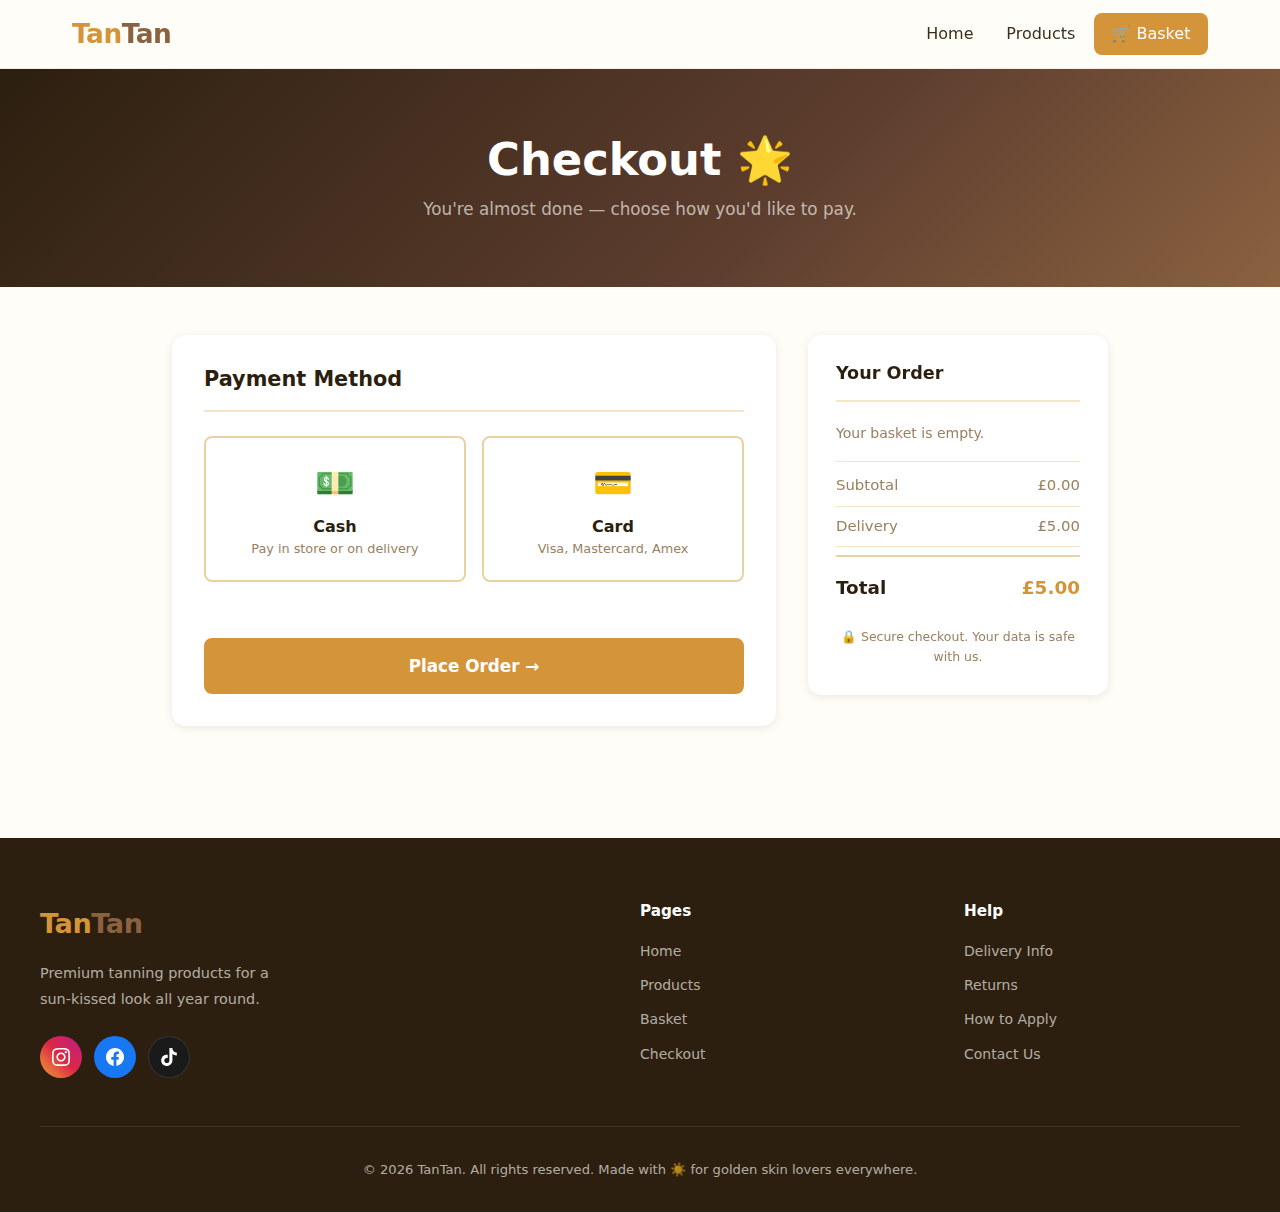
<file: checkout.html>
<!DOCTYPE html>
<html lang="en">
<head>
  <meta charset="UTF-8" />
  <meta name="viewport" content="width=device-width, initial-scale=1.0" />
  <title>Checkout — TanTan</title>
  <link rel="stylesheet" href="styles.css?v=3" />
</head>
<body>

  <!-- ── Navigation ── -->
  <header>
    <nav>
      <a href="index.html" class="logo">Tan<em>Tan</em></a>
      <ul class="nav-links">
        <li><a href="index.html">Home</a></li>
        <li><a href="products.html">Products</a></li>
        <li><a href="basket.html" class="basket-nav-link">
          🛒 Basket <span class="basket-badge" id="basket-badge" style="display:none">0</span>
        </a></li>
      </ul>
      <button class="hamburger" aria-label="Menu">
        <span></span><span></span><span></span>
      </button>
    </nav>
  </header>

  <main>

    <!-- ── Page Hero ── -->
    <section class="page-hero">
      <h1>Checkout 🌟</h1>
      <p>You're almost done — choose how you'd like to pay.</p>
    </section>

    <!-- ── Order Success (hidden until order placed) ── -->
    <div class="order-success" id="order-success">
      <div class="s-emoji">🎉</div>
      <h2>Order Placed — Thank You!</h2>
      <p>Your TanTan order is confirmed. Get ready for your golden glow! We'll be in touch soon.</p>
      <a href="products.html" class="btn btn-primary btn-lg">Shop Again</a>
    </div>

    <!-- ── Checkout Content ── -->
    <div class="checkout-wrapper" id="checkout-wrapper">
      <div class="checkout-layout">

        <!-- Left: Payment form -->
        <div>
          <div class="checkout-card">
            <h2>Payment Method</h2>

            <div class="payment-options">
              <div class="pay-option" data-method="cash" onclick="this.click()">
                <div class="p-icon">💵</div>
                <h4>Cash</h4>
                <p>Pay in store or on delivery</p>
              </div>
              <div class="pay-option" data-method="card" onclick="this.click()">
                <div class="p-icon">💳</div>
                <h4>Card</h4>
                <p>Visa, Mastercard, Amex</p>
              </div>
            </div>

            <!-- Cash info -->
            <div class="cash-info" id="cash-info">
              <h4>💵 Paying by Cash</h4>
              <p>You've chosen to pay by cash. You can settle your payment in store or hand it to our delivery driver when your order arrives. No payment details needed — just click "Place Order" below!</p>
            </div>

            <!-- Card form -->
            <form class="card-form" id="card-form" autocomplete="off">
              <div class="form-group">
                <label>Name on Card</label>
                <input type="text" placeholder="e.g. Jane Smith" autocomplete="cc-name" />
              </div>
              <div class="form-group">
                <label>Card Number</label>
                <input type="text" placeholder="1234 5678 9012 3456" maxlength="19" autocomplete="cc-number"
                  oninput="this.value=this.value.replace(/\D/g,'').replace(/(.{4})/g,'$1 ').trim().slice(0,19)" />
              </div>
              <div class="form-row">
                <div class="form-group">
                  <label>Expiry Date</label>
                  <input type="text" placeholder="MM / YY" maxlength="7" autocomplete="cc-exp"
                    oninput="let v=this.value.replace(/\D/g,'');if(v.length>2)v=v.slice(0,2)+' / '+v.slice(2,4);this.value=v;" />
                </div>
                <div class="form-group">
                  <label>CVV</label>
                  <input type="text" placeholder="123" maxlength="4"
                    oninput="this.value=this.value.replace(/\D/g,'').slice(0,4)" autocomplete="cc-csc" />
                </div>
              </div>
            </form>

            <button class="btn btn-primary btn-full btn-lg" id="place-order-btn">
              Place Order →
            </button>
          </div>
        </div>

        <!-- Right: Order summary -->
        <div class="checkout-summary">
          <h3>Your Order</h3>
          <div id="co-list">
            <!-- Rendered by script.js -->
          </div>
          <div class="sum-row" style="margin-top:1rem; padding-top:0.75rem; border-top: 1px solid var(--sand-light);">
            <span style="color:var(--muted)">Subtotal</span>
            <span id="co-subtotal">£0.00</span>
          </div>
          <div class="sum-row">
            <span style="color:var(--muted)">Delivery</span>
            <span id="co-delivery">£3.99</span>
          </div>
          <div class="sum-row total" style="display:flex;justify-content:space-between;font-weight:800;font-size:1.15rem;color:var(--dark);padding-top:1rem;margin-top:0.5rem;border-top:2px solid var(--sand);">
            <span>Total</span>
            <span id="co-total" style="color:var(--golden)">£0.00</span>
          </div>
          <p style="font-size:0.78rem;color:var(--muted);margin-top:1rem;text-align:center;">
            🔒 Secure checkout. Your data is safe with us.
          </p>
        </div>

      </div>
    </div>

  </main>

  <!-- ── Footer ── -->
  <footer>
    <div class="footer-inner">
      <div class="footer-grid">
        <div class="footer-brand">
          <a href="index.html" class="logo">Tan<em>Tan</em></a>
          <p>Premium tanning products for a sun-kissed look all year round.</p>
          <div class="footer-social">
            <a href="https://www.instagram.com" target="_blank" rel="noopener" class="fsoc ig" aria-label="Instagram">
              <svg viewBox="0 0 24 24"><path d="M12 2.163c3.204 0 3.584.012 4.85.07 3.252.148 4.771 1.691 4.919 4.919.058 1.265.069 1.645.069 4.849 0 3.205-.012 3.584-.069 4.849-.149 3.225-1.664 4.771-4.919 4.919-1.266.058-1.644.07-4.85.07-3.204 0-3.584-.012-4.849-.07-3.26-.149-4.771-1.699-4.919-4.92-.058-1.265-.07-1.644-.07-4.849 0-3.204.013-3.583.07-4.849.149-3.227 1.664-4.771 4.919-4.919 1.266-.057 1.645-.069 4.849-.069zm0-2.163c-3.259 0-3.667.014-4.947.072-4.358.2-6.78 2.618-6.98 6.98-.059 1.281-.073 1.689-.073 4.948 0 3.259.014 3.668.072 4.948.2 4.358 2.618 6.78 6.98 6.98 1.281.058 1.689.072 4.948.072 3.259 0 3.668-.014 4.948-.072 4.354-.2 6.782-2.618 6.979-6.98.059-1.28.073-1.689.073-4.948 0-3.259-.014-3.667-.072-4.947-.196-4.354-2.617-6.78-6.979-6.98-1.281-.059-1.69-.073-4.949-.073zm0 5.838c-3.403 0-6.162 2.759-6.162 6.162s2.759 6.163 6.162 6.163 6.162-2.759 6.162-6.163c0-3.403-2.759-6.162-6.162-6.162zm0 10.162c-2.209 0-4-1.79-4-4 0-2.209 1.791-4 4-4s4 1.791 4 4c0 2.21-1.791 4-4 4zm6.406-11.845c-.796 0-1.441.645-1.441 1.44s.645 1.44 1.441 1.44c.795 0 1.439-.645 1.439-1.44s-.644-1.44-1.439-1.44z"/></svg>
            </a>
            <a href="https://www.facebook.com" target="_blank" rel="noopener" class="fsoc fb" aria-label="Facebook">
              <svg viewBox="0 0 24 24"><path d="M24 12.073c0-6.627-5.373-12-12-12s-12 5.373-12 12c0 5.99 4.388 10.954 10.125 11.854v-8.385H7.078v-3.47h3.047V9.43c0-3.007 1.792-4.669 4.533-4.669 1.312 0 2.686.235 2.686.235v2.953H15.83c-1.491 0-1.956.925-1.956 1.874v2.25h3.328l-.532 3.47h-2.796v8.385C19.612 23.027 24 18.062 24 12.073z"/></svg>
            </a>
            <a href="https://www.tiktok.com" target="_blank" rel="noopener" class="fsoc tt" aria-label="TikTok">
              <svg viewBox="0 0 24 24"><path d="M12.525.02c1.31-.02 2.61-.01 3.91-.02.08 1.53.63 3.09 1.75 4.17 1.12 1.11 2.7 1.62 4.24 1.79v4.03c-1.44-.05-2.89-.35-4.2-.97-.57-.26-1.1-.59-1.62-.93-.01 2.92.01 5.84-.02 8.75-.08 1.4-.54 2.79-1.35 3.94-1.31 1.92-3.58 3.17-5.91 3.21-1.43.08-2.86-.31-4.08-1.03-2.02-1.19-3.44-3.37-3.65-5.71-.02-.5-.03-1-.01-1.49.18-1.9 1.12-3.72 2.58-4.96 1.66-1.44 3.98-2.13 6.15-1.72.02 1.48-.04 2.96-.04 4.44-.99-.32-2.15-.23-3.02.37-.63.41-1.11 1.04-1.36 1.75-.21.51-.15 1.07-.14 1.61.24 1.64 1.82 3.02 3.5 2.87 1.12-.01 2.19-.66 2.77-1.61.19-.33.4-.67.41-1.06.1-1.79.06-3.57.07-5.36.01-4.03-.01-8.05.02-12.07z"/></svg>
            </a>
          </div>
        </div>
        <div class="footer-col">
          <h4>Pages</h4>
          <ul>
            <li><a href="index.html">Home</a></li>
            <li><a href="products.html">Products</a></li>
            <li><a href="basket.html">Basket</a></li>
            <li><a href="checkout.html">Checkout</a></li>
          </ul>
        </div>
        <div class="footer-col">
          <h4>Help</h4>
          <ul>
            <li><a href="#">Delivery Info</a></li>
            <li><a href="#">Returns</a></li>
            <li><a href="#">How to Apply</a></li>
            <li><a href="#">Contact Us</a></li>
          </ul>
        </div>
      </div>
      <div class="footer-bottom">
        <p>&copy; 2026 TanTan. All rights reserved. Made with ☀️ for golden skin lovers everywhere.</p>
      </div>
    </div>
  </footer>

  <script src="script.js?v=3"></script>
</body>
</html>
</file>
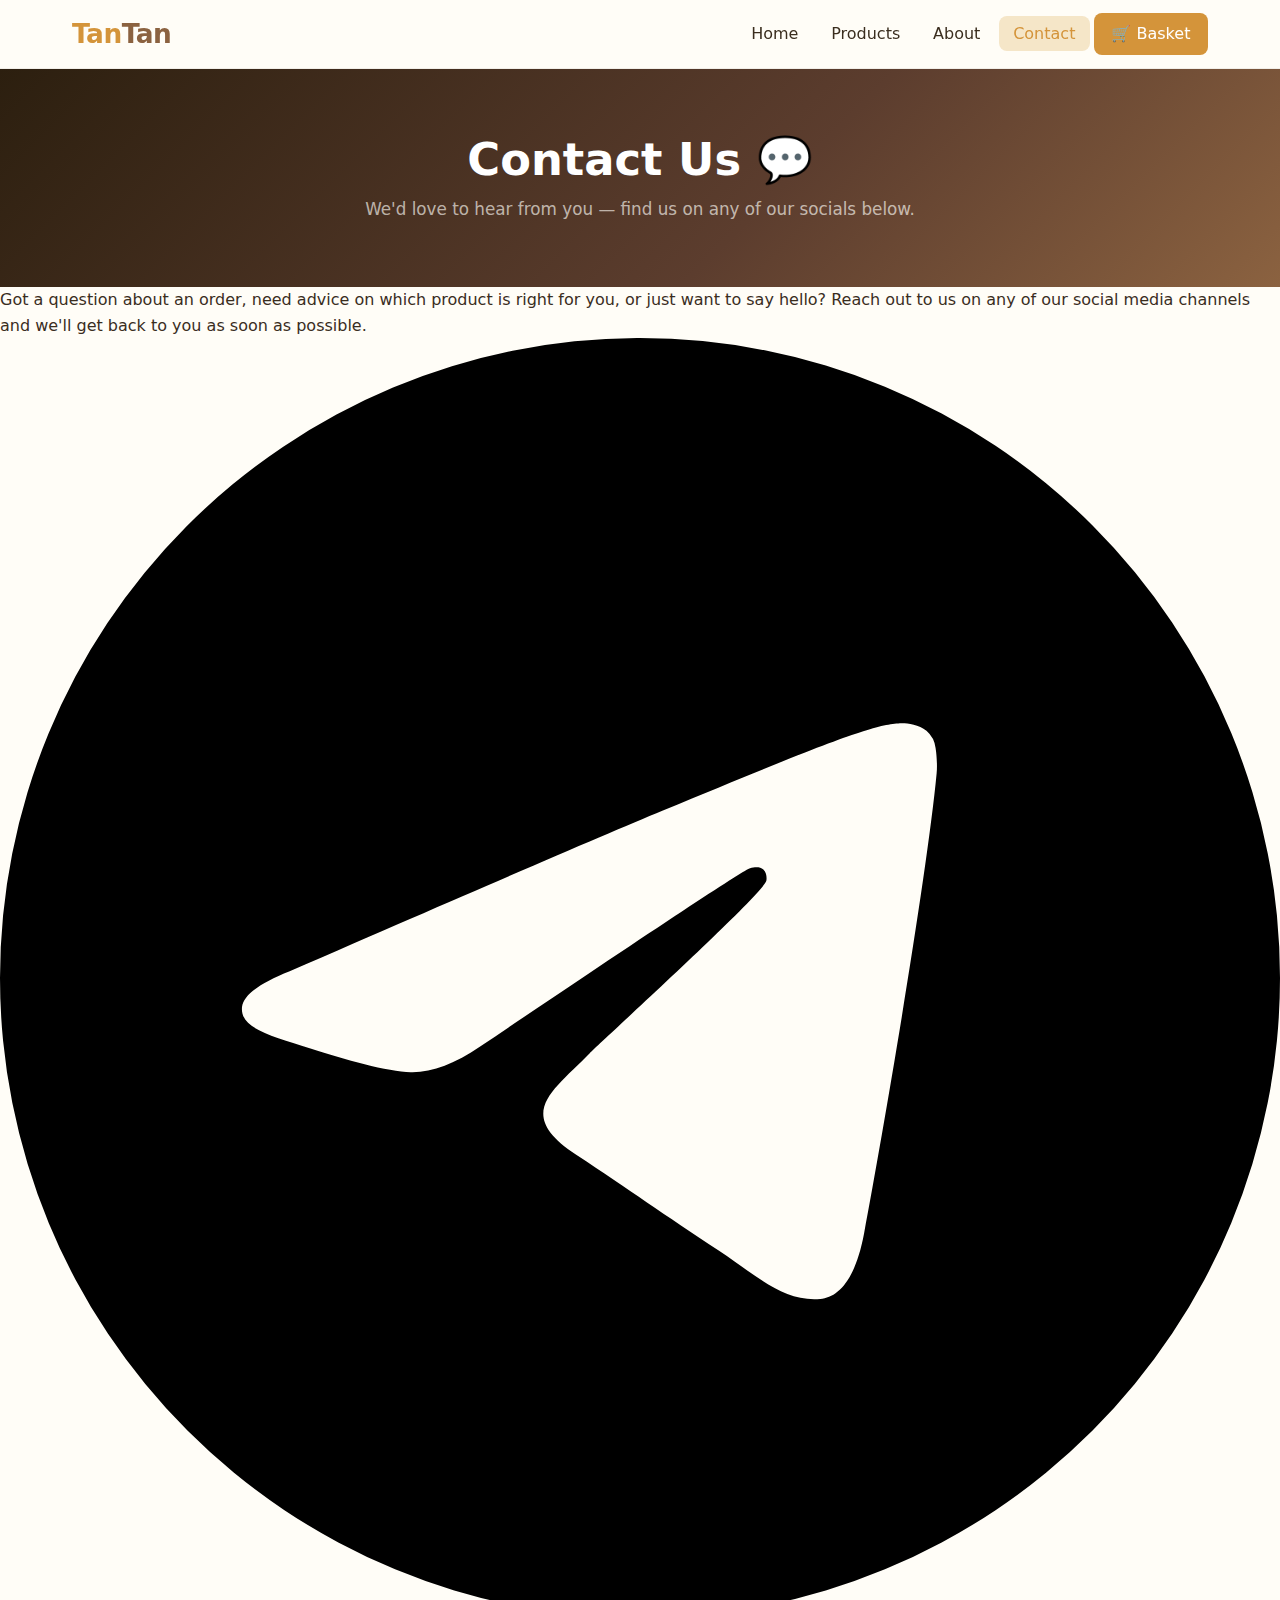
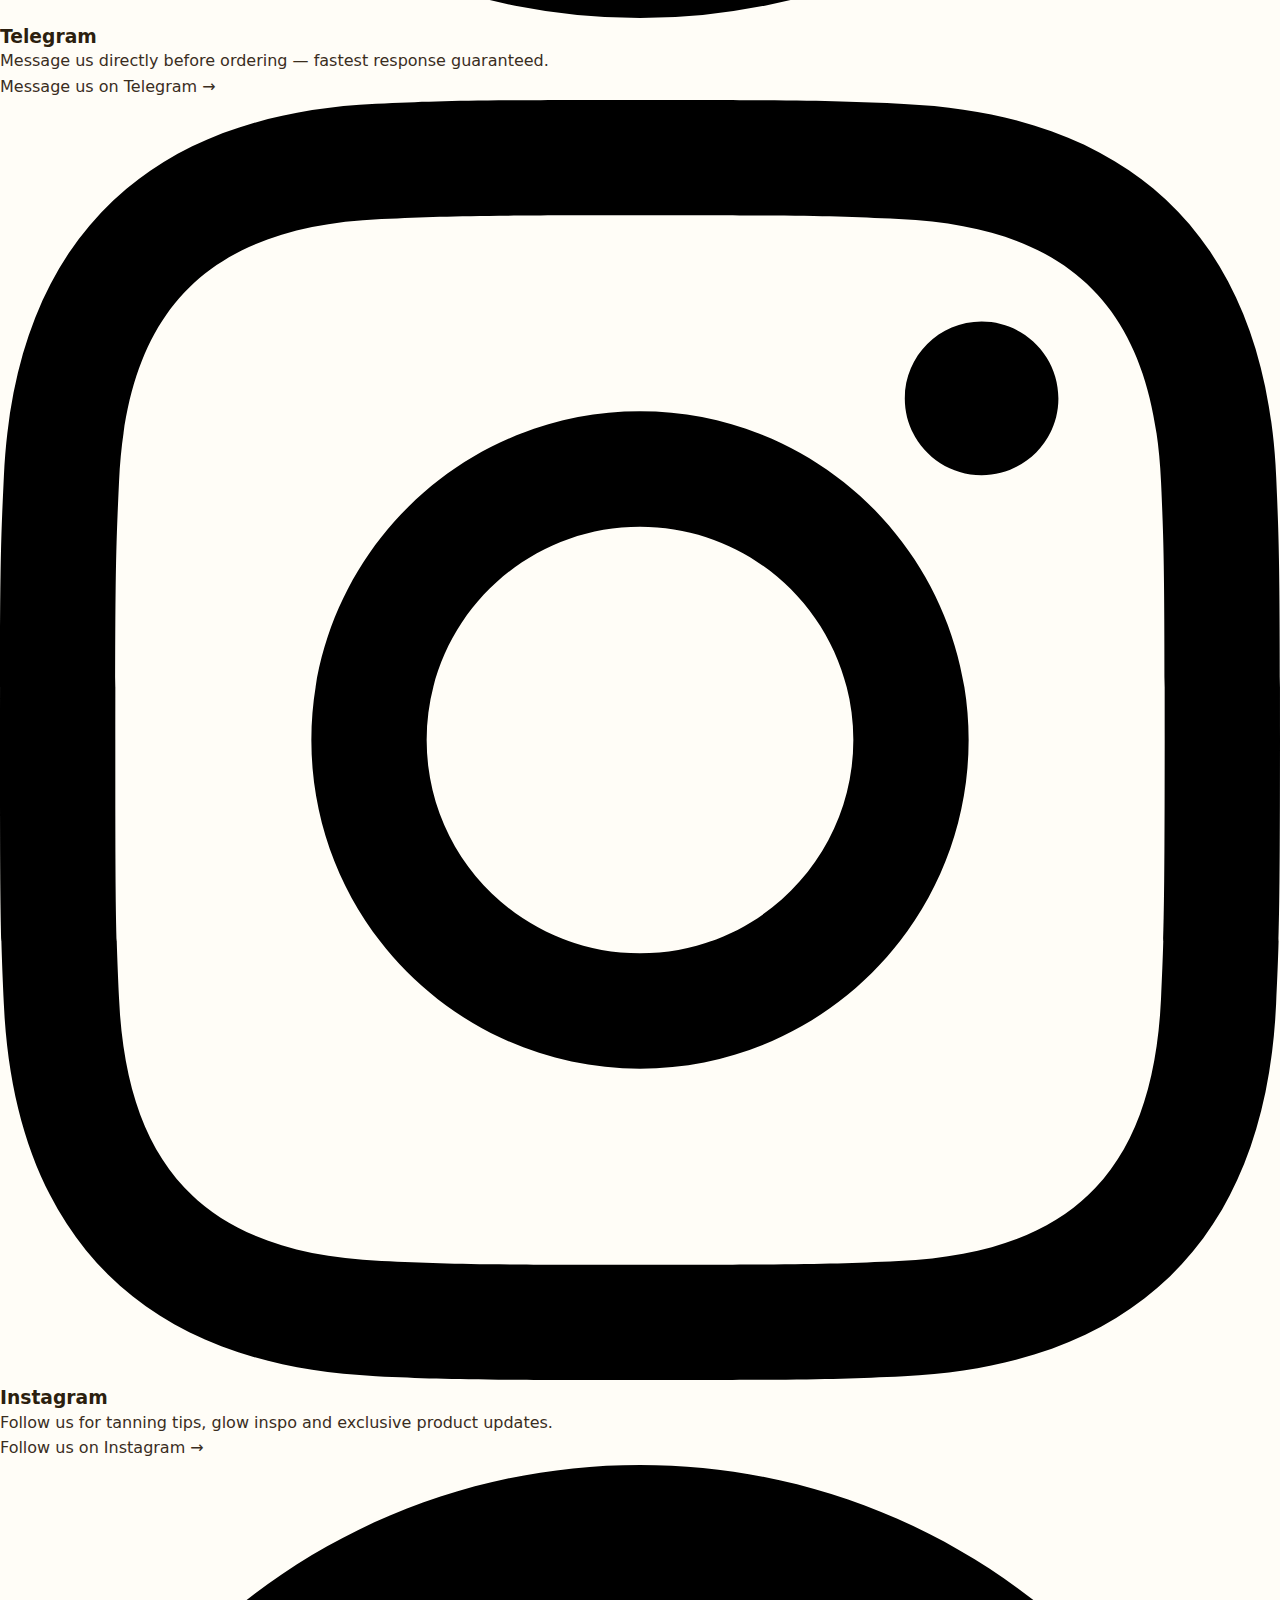
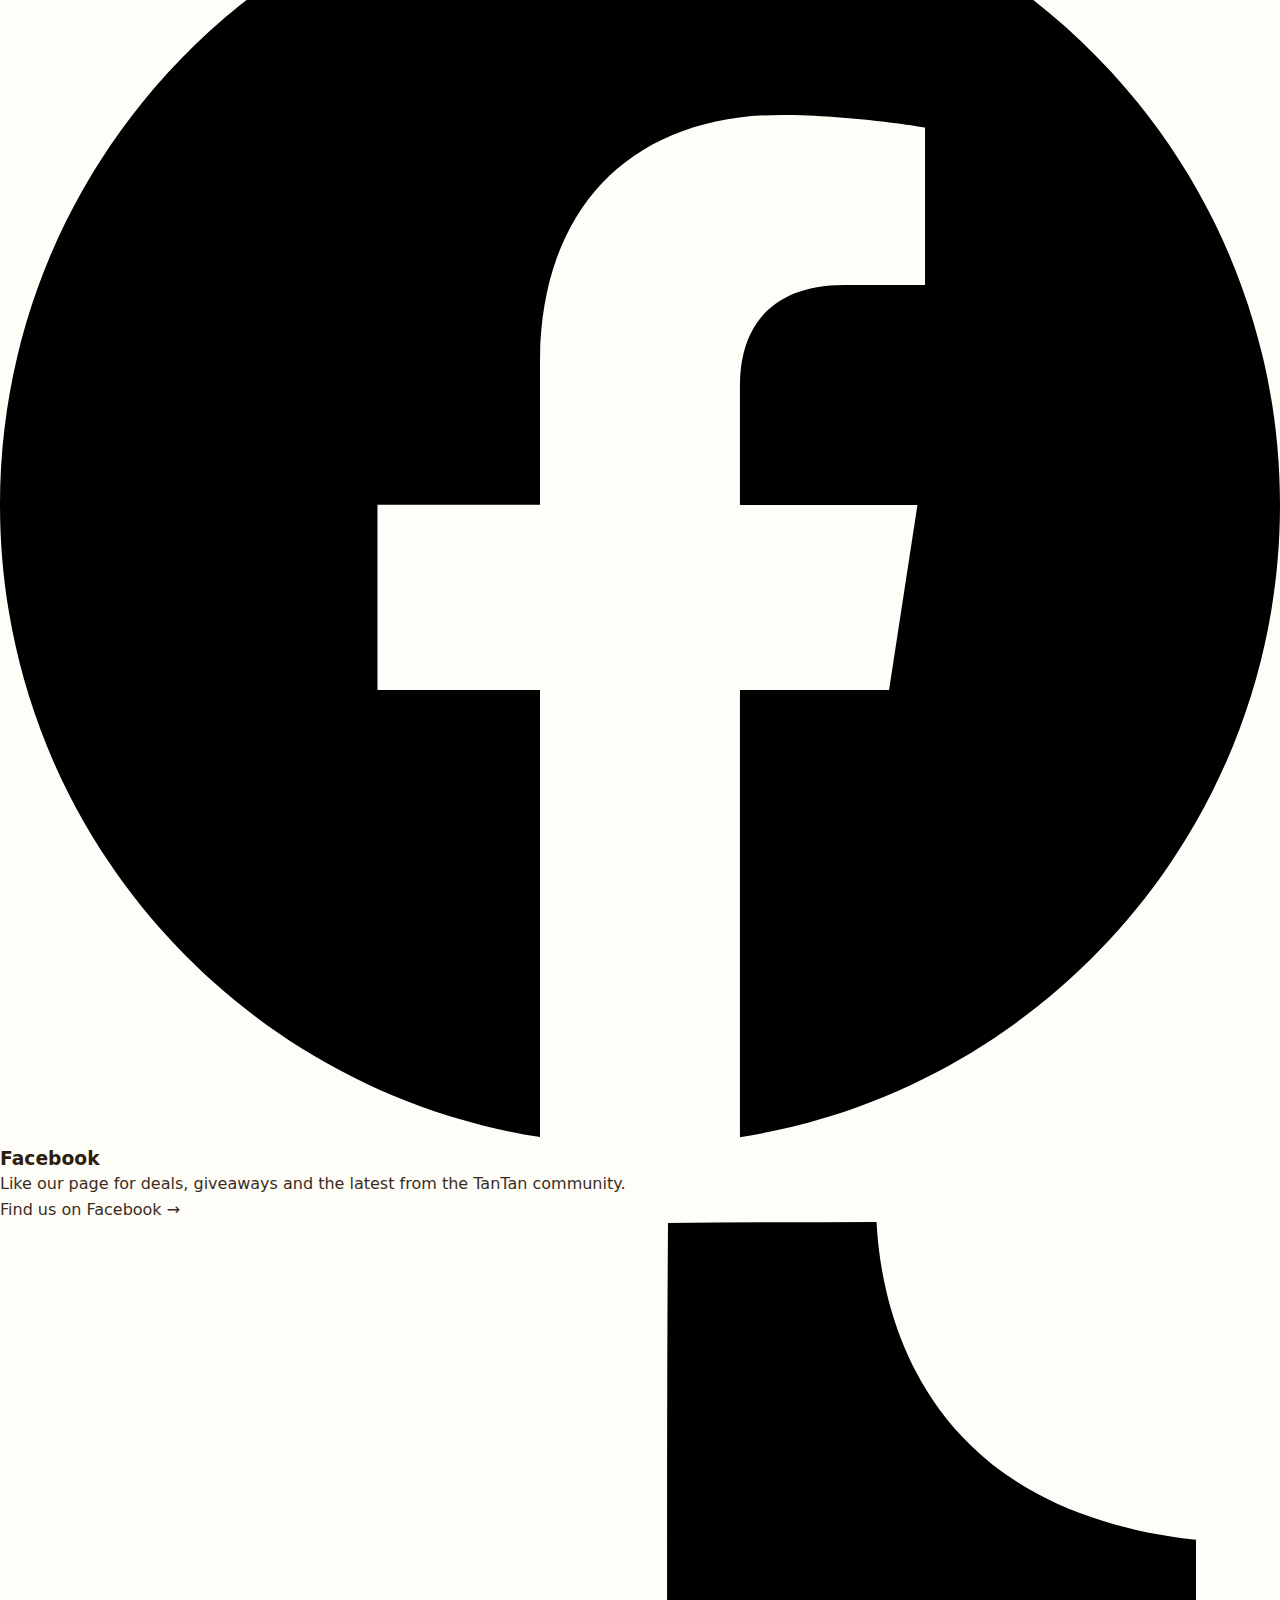
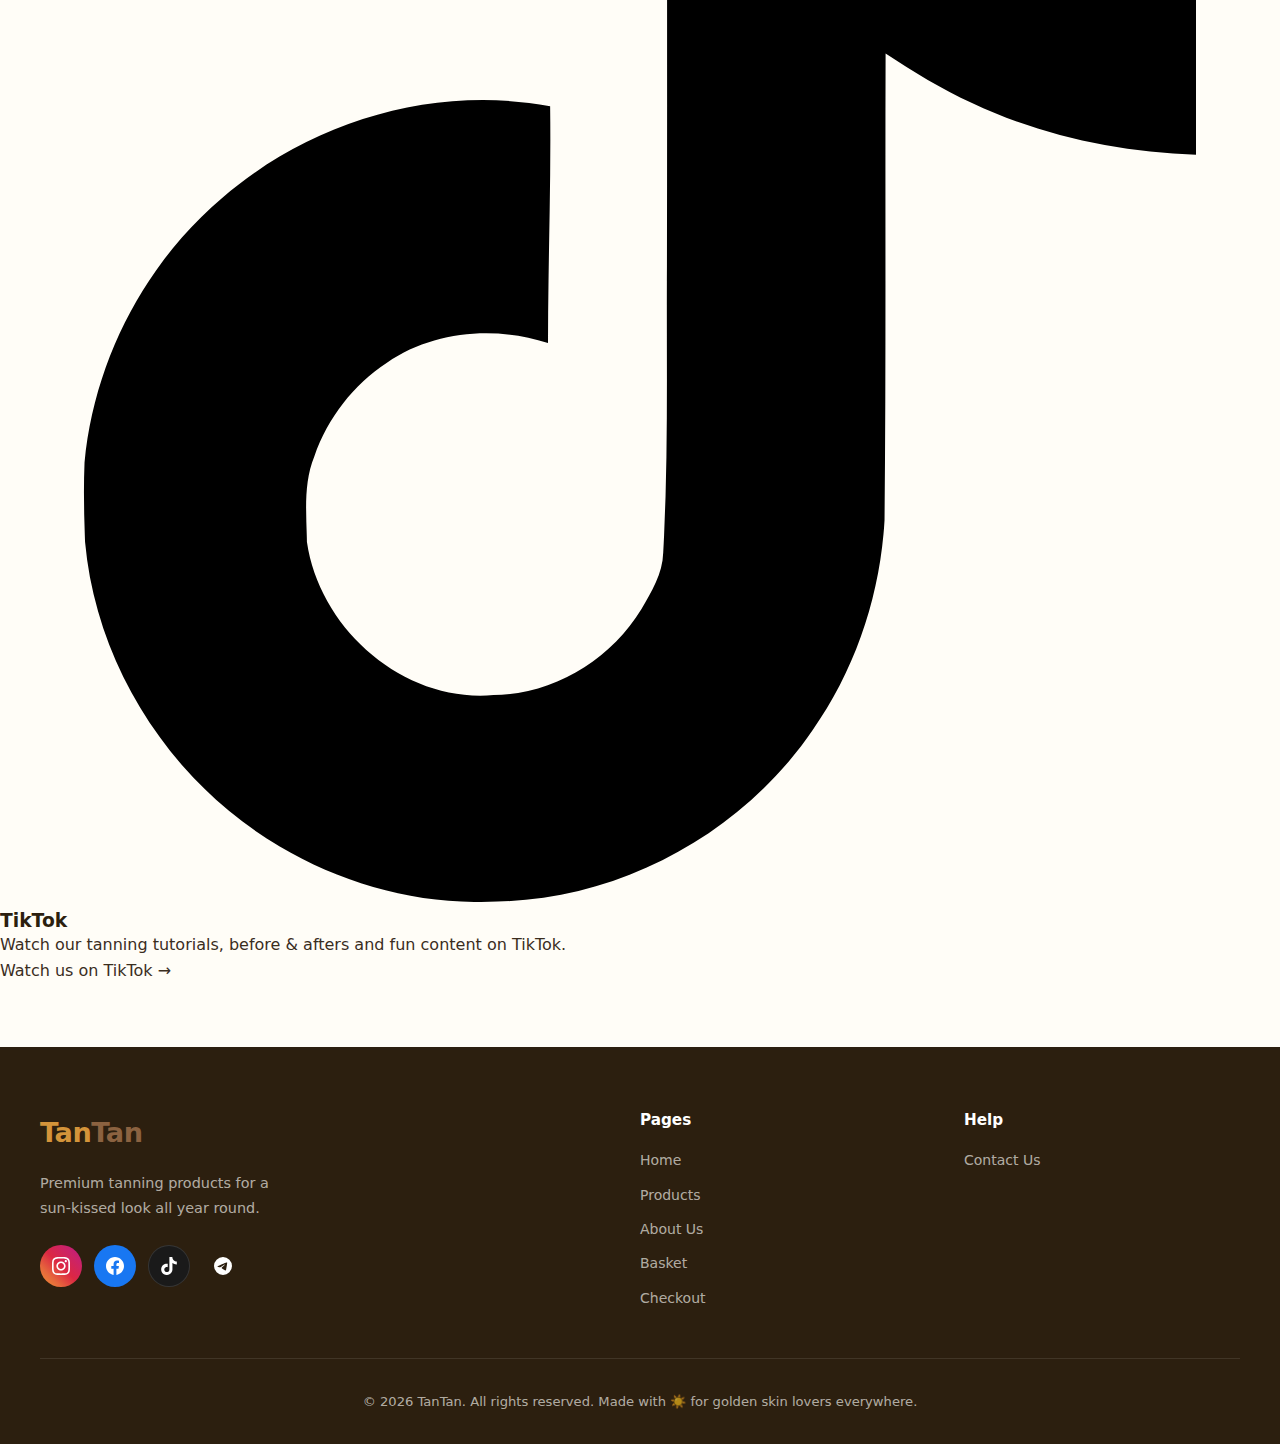
<file: contact.html>
<!DOCTYPE html>
<html lang="en">
<head>
  <meta charset="UTF-8" />
  <meta name="viewport" content="width=device-width, initial-scale=1.0" />
  <title>Contact Us — TanTan</title>
  <link rel="stylesheet" href="styles.css?v=10" />
</head>
<body>

  <!-- ── Navigation ── -->
  <header>
    <nav>
      <a href="index.html" class="logo">Tan<em>Tan</em></a>
      <ul class="nav-links">
        <li><a href="index.html">Home</a></li>
        <li><a href="products.html">Products</a></li>
        <li><a href="about.html">About</a></li>
        <li><a href="contact.html" class="active">Contact</a></li>
        <li><a href="basket.html" class="basket-nav-link">
          🛒 Basket <span class="basket-badge" id="basket-badge" style="display:none">0</span>
        </a></li>
      </ul>
      <button class="hamburger" aria-label="Menu">
        <span></span><span></span><span></span>
      </button>
    </nav>
  </header>

  <main>

    <!-- ── Page Hero ── -->
    <section class="page-hero">
      <h1>Contact Us 💬</h1>
      <p>We'd love to hear from you — find us on any of our socials below.</p>
    </section>

    <!-- ── Contact Cards ── -->
    <section class="contact-section">
      <div class="contact-intro">
        <p>Got a question about an order, need advice on which product is right for you, or just want to say hello? Reach out to us on any of our social media channels and we'll get back to you as soon as possible.</p>
      </div>

      <div class="contact-cards">

        <a href="https://t.me/" target="_blank" rel="noopener" class="contact-card">
          <div class="contact-card-icon tg">
            <svg viewBox="0 0 24 24"><path d="M11.944 0A12 12 0 0 0 0 12a12 12 0 0 0 12 12 12 12 0 0 0 12-12A12 12 0 0 0 12 0a12 12 0 0 0-.056 0zm4.962 7.224c.1-.002.321.023.465.14a.506.506 0 0 1 .171.325c.016.093.036.306.02.472-.18 1.898-.962 6.502-1.36 8.627-.168.9-.499 1.201-.82 1.23-.696.065-1.225-.46-1.9-.902-1.056-.693-1.653-1.124-2.678-1.8-1.185-.78-.417-1.21.258-1.91.177-.184 3.247-2.977 3.307-3.23.007-.032.014-.15-.056-.212s-.174-.041-.249-.024c-.106.024-1.793 1.14-5.061 3.345-.48.33-.913.49-1.302.48-.428-.008-1.252-.241-1.865-.44-.752-.245-1.349-.374-1.297-.789.027-.216.325-.437.893-.663 3.498-1.524 5.83-2.529 6.998-3.014 3.332-1.386 4.025-1.627 4.476-1.635z"/></svg>
          </div>
          <h3>Telegram</h3>
          <p>Message us directly before ordering — fastest response guaranteed.</p>
          <span class="contact-handle">Message us on Telegram →</span>
        </a>

        <a href="https://www.instagram.com" target="_blank" rel="noopener" class="contact-card">
          <div class="contact-card-icon ig">
            <svg viewBox="0 0 24 24"><path d="M12 2.163c3.204 0 3.584.012 4.85.07 3.252.148 4.771 1.691 4.919 4.919.058 1.265.069 1.645.069 4.849 0 3.205-.012 3.584-.069 4.849-.149 3.225-1.664 4.771-4.919 4.919-1.266.058-1.644.07-4.85.07-3.204 0-3.584-.012-4.849-.07-3.26-.149-4.771-1.699-4.919-4.92-.058-1.265-.07-1.644-.07-4.849 0-3.204.013-3.583.07-4.849.149-3.227 1.664-4.771 4.919-4.919 1.266-.057 1.645-.069 4.849-.069zm0-2.163c-3.259 0-3.667.014-4.947.072-4.358.2-6.78 2.618-6.98 6.98-.059 1.281-.073 1.689-.073 4.948 0 3.259.014 3.668.072 4.948.2 4.358 2.618 6.78 6.98 6.98 1.281.058 1.689.072 4.948.072 3.259 0 3.668-.014 4.948-.072 4.354-.2 6.782-2.618 6.979-6.98.059-1.28.073-1.689.073-4.948 0-3.259-.014-3.667-.072-4.947-.196-4.354-2.617-6.78-6.979-6.98-1.281-.059-1.69-.073-4.949-.073zm0 5.838c-3.403 0-6.162 2.759-6.162 6.162s2.759 6.163 6.162 6.163 6.162-2.759 6.162-6.163c0-3.403-2.759-6.162-6.162-6.162zm0 10.162c-2.209 0-4-1.79-4-4 0-2.209 1.791-4 4-4s4 1.791 4 4c0 2.21-1.791 4-4 4zm6.406-11.845c-.796 0-1.441.645-1.441 1.44s.645 1.44 1.441 1.44c.795 0 1.439-.645 1.439-1.44s-.644-1.44-1.439-1.44z"/></svg>
          </div>
          <h3>Instagram</h3>
          <p>Follow us for tanning tips, glow inspo and exclusive product updates.</p>
          <span class="contact-handle">Follow us on Instagram →</span>
        </a>

        <a href="https://www.facebook.com" target="_blank" rel="noopener" class="contact-card">
          <div class="contact-card-icon fb">
            <svg viewBox="0 0 24 24"><path d="M24 12.073c0-6.627-5.373-12-12-12s-12 5.373-12 12c0 5.99 4.388 10.954 10.125 11.854v-8.385H7.078v-3.47h3.047V9.43c0-3.007 1.792-4.669 4.533-4.669 1.312 0 2.686.235 2.686.235v2.953H15.83c-1.491 0-1.956.925-1.956 1.874v2.25h3.328l-.532 3.47h-2.796v8.385C19.612 23.027 24 18.062 24 12.073z"/></svg>
          </div>
          <h3>Facebook</h3>
          <p>Like our page for deals, giveaways and the latest from the TanTan community.</p>
          <span class="contact-handle">Find us on Facebook →</span>
        </a>

        <a href="https://www.tiktok.com" target="_blank" rel="noopener" class="contact-card">
          <div class="contact-card-icon tt">
            <svg viewBox="0 0 24 24"><path d="M12.525.02c1.31-.02 2.61-.01 3.91-.02.08 1.53.63 3.09 1.75 4.17 1.12 1.11 2.7 1.62 4.24 1.79v4.03c-1.44-.05-2.89-.35-4.2-.97-.57-.26-1.1-.59-1.62-.93-.01 2.92.01 5.84-.02 8.75-.08 1.4-.54 2.79-1.35 3.94-1.31 1.92-3.58 3.17-5.91 3.21-1.43.08-2.86-.31-4.08-1.03-2.02-1.19-3.44-3.37-3.65-5.71-.02-.5-.03-1-.01-1.49.18-1.9 1.12-3.72 2.58-4.96 1.66-1.44 3.98-2.13 6.15-1.72.02 1.48-.04 2.96-.04 4.44-.99-.32-2.15-.23-3.02.37-.63.41-1.11 1.04-1.36 1.75-.21.51-.15 1.07-.14 1.61.24 1.64 1.82 3.02 3.5 2.87 1.12-.01 2.19-.66 2.77-1.61.19-.33.4-.67.41-1.06.1-1.79.06-3.57.07-5.36.01-4.03-.01-8.05.02-12.07z"/></svg>
          </div>
          <h3>TikTok</h3>
          <p>Watch our tanning tutorials, before & afters and fun content on TikTok.</p>
          <span class="contact-handle">Watch us on TikTok →</span>
        </a>

      </div>
    </section>

  </main>

  <!-- ── Footer ── -->
  <footer>
    <div class="footer-inner">
      <div class="footer-grid">
        <div class="footer-brand">
          <a href="index.html" class="logo">Tan<em>Tan</em></a>
          <p>Premium tanning products for a sun-kissed look all year round.</p>
          <div class="footer-social">
            <a href="https://www.instagram.com" target="_blank" rel="noopener" class="fsoc ig" aria-label="Instagram">
              <svg viewBox="0 0 24 24"><path d="M12 2.163c3.204 0 3.584.012 4.85.07 3.252.148 4.771 1.691 4.919 4.919.058 1.265.069 1.645.069 4.849 0 3.205-.012 3.584-.069 4.849-.149 3.225-1.664 4.771-4.919 4.919-1.266.058-1.644.07-4.85.07-3.204 0-3.584-.012-4.849-.07-3.26-.149-4.771-1.699-4.919-4.92-.058-1.265-.07-1.644-.07-4.849 0-3.204.013-3.583.07-4.849.149-3.227 1.664-4.771 4.919-4.919 1.266-.057 1.645-.069 4.849-.069zm0-2.163c-3.259 0-3.667.014-4.947.072-4.358.2-6.78 2.618-6.98 6.98-.059 1.281-.073 1.689-.073 4.948 0 3.259.014 3.668.072 4.948.2 4.358 2.618 6.78 6.98 6.98 1.281.058 1.689.072 4.948.072 3.259 0 3.668-.014 4.948-.072 4.354-.2 6.782-2.618 6.979-6.98.059-1.28.073-1.689.073-4.948 0-3.259-.014-3.667-.072-4.947-.196-4.354-2.617-6.78-6.979-6.98-1.281-.059-1.69-.073-4.949-.073zm0 5.838c-3.403 0-6.162 2.759-6.162 6.162s2.759 6.163 6.162 6.163 6.162-2.759 6.162-6.163c0-3.403-2.759-6.162-6.162-6.162zm0 10.162c-2.209 0-4-1.79-4-4 0-2.209 1.791-4 4-4s4 1.791 4 4c0 2.21-1.791 4-4 4zm6.406-11.845c-.796 0-1.441.645-1.441 1.44s.645 1.44 1.441 1.44c.795 0 1.439-.645 1.439-1.44s-.644-1.44-1.439-1.44z"/></svg>
            </a>
            <a href="https://www.facebook.com" target="_blank" rel="noopener" class="fsoc fb" aria-label="Facebook">
              <svg viewBox="0 0 24 24"><path d="M24 12.073c0-6.627-5.373-12-12-12s-12 5.373-12 12c0 5.99 4.388 10.954 10.125 11.854v-8.385H7.078v-3.47h3.047V9.43c0-3.007 1.792-4.669 4.533-4.669 1.312 0 2.686.235 2.686.235v2.953H15.83c-1.491 0-1.956.925-1.956 1.874v2.25h3.328l-.532 3.47h-2.796v8.385C19.612 23.027 24 18.062 24 12.073z"/></svg>
            </a>
            <a href="https://www.tiktok.com" target="_blank" rel="noopener" class="fsoc tt" aria-label="TikTok">
              <svg viewBox="0 0 24 24"><path d="M12.525.02c1.31-.02 2.61-.01 3.91-.02.08 1.53.63 3.09 1.75 4.17 1.12 1.11 2.7 1.62 4.24 1.79v4.03c-1.44-.05-2.89-.35-4.2-.97-.57-.26-1.1-.59-1.62-.93-.01 2.92.01 5.84-.02 8.75-.08 1.4-.54 2.79-1.35 3.94-1.31 1.92-3.58 3.17-5.91 3.21-1.43.08-2.86-.31-4.08-1.03-2.02-1.19-3.44-3.37-3.65-5.71-.02-.5-.03-1-.01-1.49.18-1.9 1.12-3.72 2.58-4.96 1.66-1.44 3.98-2.13 6.15-1.72.02 1.48-.04 2.96-.04 4.44-.99-.32-2.15-.23-3.02.37-.63.41-1.11 1.04-1.36 1.75-.21.51-.15 1.07-.14 1.61.24 1.64 1.82 3.02 3.5 2.87 1.12-.01 2.19-.66 2.77-1.61.19-.33.4-.67.41-1.06.1-1.79.06-3.57.07-5.36.01-4.03-.01-8.05.02-12.07z"/></svg>
            </a>
            <a href="https://t.me/" target="_blank" rel="noopener" class="fsoc tg" aria-label="Telegram">
              <svg viewBox="0 0 24 24"><path d="M11.944 0A12 12 0 0 0 0 12a12 12 0 0 0 12 12 12 12 0 0 0 12-12A12 12 0 0 0 12 0a12 12 0 0 0-.056 0zm4.962 7.224c.1-.002.321.023.465.14a.506.506 0 0 1 .171.325c.016.093.036.306.02.472-.18 1.898-.962 6.502-1.36 8.627-.168.9-.499 1.201-.82 1.23-.696.065-1.225-.46-1.9-.902-1.056-.693-1.653-1.124-2.678-1.8-1.185-.78-.417-1.21.258-1.91.177-.184 3.247-2.977 3.307-3.23.007-.032.014-.15-.056-.212s-.174-.041-.249-.024c-.106.024-1.793 1.14-5.061 3.345-.48.33-.913.49-1.302.48-.428-.008-1.252-.241-1.865-.44-.752-.245-1.349-.374-1.297-.789.027-.216.325-.437.893-.663 3.498-1.524 5.83-2.529 6.998-3.014 3.332-1.386 4.025-1.627 4.476-1.635z"/></svg>
            </a>
          </div>
        </div>
        <div class="footer-col">
          <h4>Pages</h4>
          <ul>
            <li><a href="index.html">Home</a></li>
            <li><a href="products.html">Products</a></li>
            <li><a href="about.html">About Us</a></li>
            <li><a href="basket.html">Basket</a></li>
            <li><a href="checkout.html">Checkout</a></li>
          </ul>
        </div>
        <div class="footer-col">
          <h4>Help</h4>
          <ul>
            <li><a href="contact.html">Contact Us</a></li>
          </ul>
        </div>
      </div>
      <div class="footer-bottom">
        <p>&copy; 2026 TanTan. All rights reserved. Made with ☀️ for golden skin lovers everywhere.</p>
      </div>
    </div>
  </footer>

  <script src="script.js?v=18"></script>
</body>
</html>
</file>
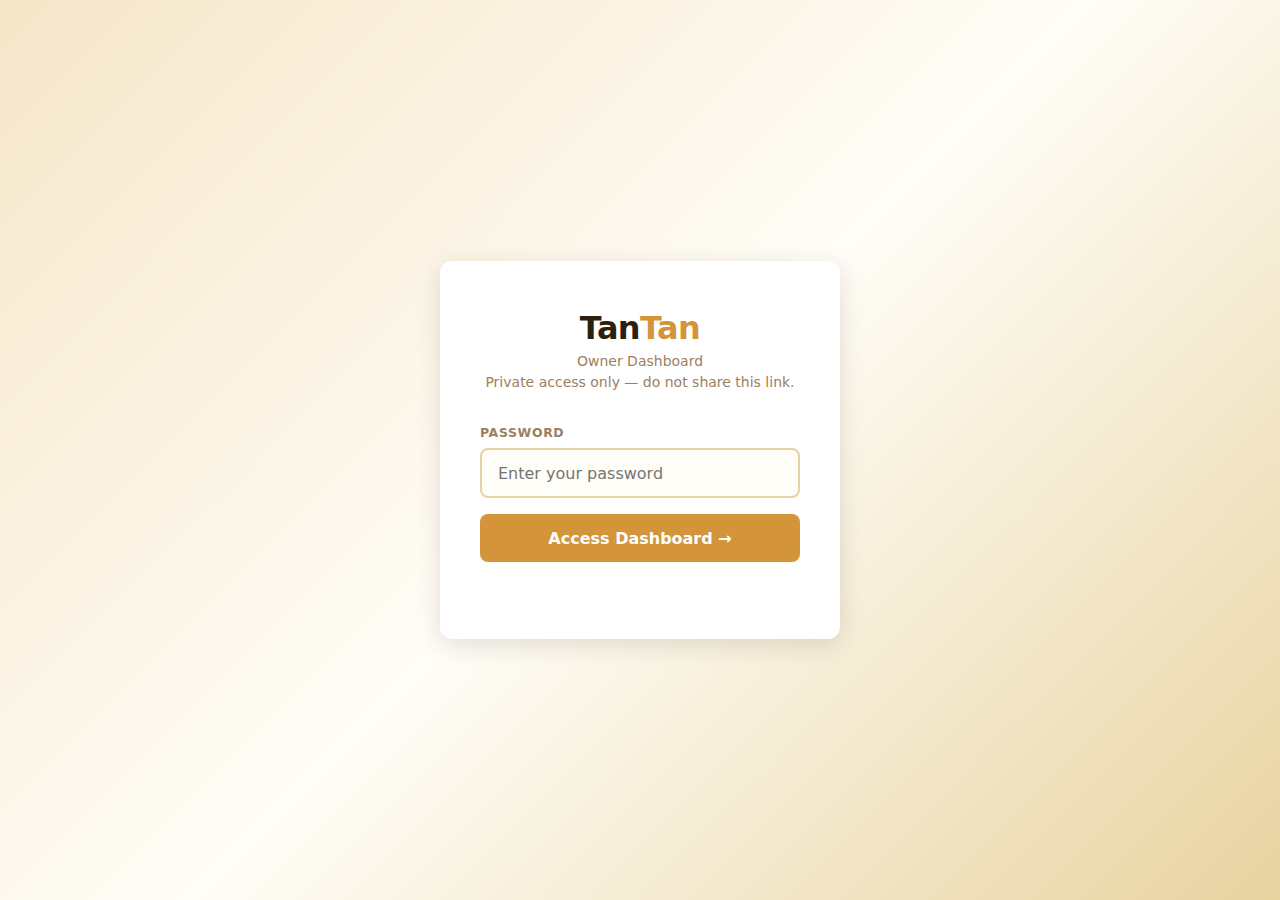
<file: dashboard.html>
<!DOCTYPE html>
<html lang="en">
<head>
  <meta charset="UTF-8" />
  <meta name="viewport" content="width=device-width, initial-scale=1.0" />
  <title>Owner Dashboard — TanTan</title>
  <link rel="stylesheet" href="dashboard.css" />
</head>
<body>

  <!-- ── Login Screen ── -->
  <div id="dash-login">
    <div class="login-box">
      <div class="login-logo">Tan<em>Tan</em></div>
      <p class="login-subtitle">Owner Dashboard<br>Private access only — do not share this link.</p>
      <label class="login-label" for="dash-password">Password</label>
      <input type="password" id="dash-password" placeholder="Enter your password" />
      <button class="login-btn" id="dash-login-btn">Access Dashboard →</button>
      <p class="login-error" id="login-error"></p>
    </div>
  </div>

  <!-- ── Dashboard App ── -->
  <div id="dash-app" style="display:none">

    <!-- Header -->
    <header class="dash-header">
      <div>
        <span class="dash-header-logo">Tan<em>Tan</em></span>
        <span class="dash-header-tag">Owner</span>
      </div>
      <div class="dash-header-right">
        <span class="dash-owner-label">Private Dashboard</span>
        <button class="dash-logout-btn" id="dash-logout">Log Out</button>
      </div>
    </header>

    <!-- Tab Navigation -->
    <nav class="dash-tabs">
      <button class="dash-tab-btn active" data-tab="stock">📦 Stock</button>
      <button class="dash-tab-btn" data-tab="orders">🧾 Orders</button>
      <button class="dash-tab-btn" data-tab="customers">👥 Customers</button>
      <button class="dash-tab-btn" data-tab="pl">💰 P&amp;L</button>
    </nav>

    <!-- ── Stock Panel ── -->
    <div class="dash-panel active" id="panel-stock">
      <div class="dash-section-header">
        <h2>📦 Stock Management</h2>
        <button class="save-all-btn" id="save-all-stock">💾 Save All Changes</button>
      </div>
      <div id="low-stock-alert"></div>
      <div class="dash-table-wrap">
        <table class="dash-table">
          <thead>
            <tr>
              <th>Product</th>
              <th>Category</th>
              <th>Sale Price</th>
              <th>Cost Price (£)</th>
              <th>Stock Qty</th>
              <th>Status</th>
              <th>Update</th>
            </tr>
          </thead>
          <tbody id="stock-tbody"></tbody>
        </table>
      </div>
    </div>

    <!-- ── Orders Panel ── -->
    <div class="dash-panel" id="panel-orders">
      <div class="dash-section-header">
        <h2>🧾 Orders</h2>
        <span id="order-count" style="font-size:0.875rem;color:var(--muted)"></span>
      </div>
      <div class="dash-table-wrap" id="orders-table-wrap">
        <table class="dash-table">
          <thead>
            <tr>
              <th>Order #</th>
              <th>Date &amp; Time</th>
              <th>Customer</th>
              <th>Items Ordered</th>
              <th>Total</th>
              <th>Payment</th>
            </tr>
          </thead>
          <tbody id="orders-tbody"></tbody>
        </table>
      </div>
      <div id="orders-empty" class="dash-empty" style="display:none">
        <div class="dash-empty-icon">🧾</div>
        <h3>No orders yet</h3>
        <p>Orders placed through the website will appear here automatically.</p>
      </div>
    </div>

    <!-- ── Customers Panel ── -->
    <div class="dash-panel" id="panel-customers">
      <div class="dash-section-header">
        <h2>👥 Customer Information</h2>
        <span id="customer-count" style="font-size:0.875rem;color:var(--muted)"></span>
      </div>
      <div class="dash-table-wrap" id="customers-table-wrap">
        <table class="dash-table">
          <thead>
            <tr>
              <th>Name</th>
              <th>Email</th>
              <th>Phone</th>
              <th>Total Orders</th>
              <th>Total Spent</th>
              <th>Last Order</th>
            </tr>
          </thead>
          <tbody id="customers-tbody"></tbody>
        </table>
      </div>
      <div id="customers-empty" class="dash-empty" style="display:none">
        <div class="dash-empty-icon">👥</div>
        <h3>No customers yet</h3>
        <p>Customer details are collected automatically when orders are placed.</p>
      </div>
    </div>

    <!-- ── P&L Panel ── -->
    <div class="dash-panel" id="panel-pl">
      <div class="dash-section-header">
        <h2>💰 Profit &amp; Loss</h2>
      </div>
      <div class="pl-cards" id="pl-cards"></div>

      <p class="pl-subtitle">This Month — Weekly Breakdown</p>
      <div class="dash-table-wrap" style="margin-bottom:2rem">
        <table class="dash-table">
          <thead>
            <tr><th>Week</th><th>Orders</th><th>Revenue</th><th>Est. Cost</th><th>Profit</th></tr>
          </thead>
          <tbody id="pl-weekly-tbody"></tbody>
        </table>
      </div>

      <p class="pl-subtitle">Monthly Summary — Last 6 Months</p>
      <div class="dash-table-wrap">
        <table class="dash-table">
          <thead>
            <tr><th>Month</th><th>Orders</th><th>Revenue</th><th>Est. Cost</th><th>Profit</th></tr>
          </thead>
          <tbody id="pl-monthly-tbody"></tbody>
        </table>
      </div>
      <p style="font-size:0.78rem;color:var(--muted);margin-top:1rem">
        * Estimated cost uses the cost prices set in the Stock tab. Update those for accurate P&amp;L figures.
      </p>
    </div>

  </div><!-- /#dash-app -->

  <script src="script.js?v=25"></script>
  <script src="dashboard.js"></script>
</body>
</html>
</file>
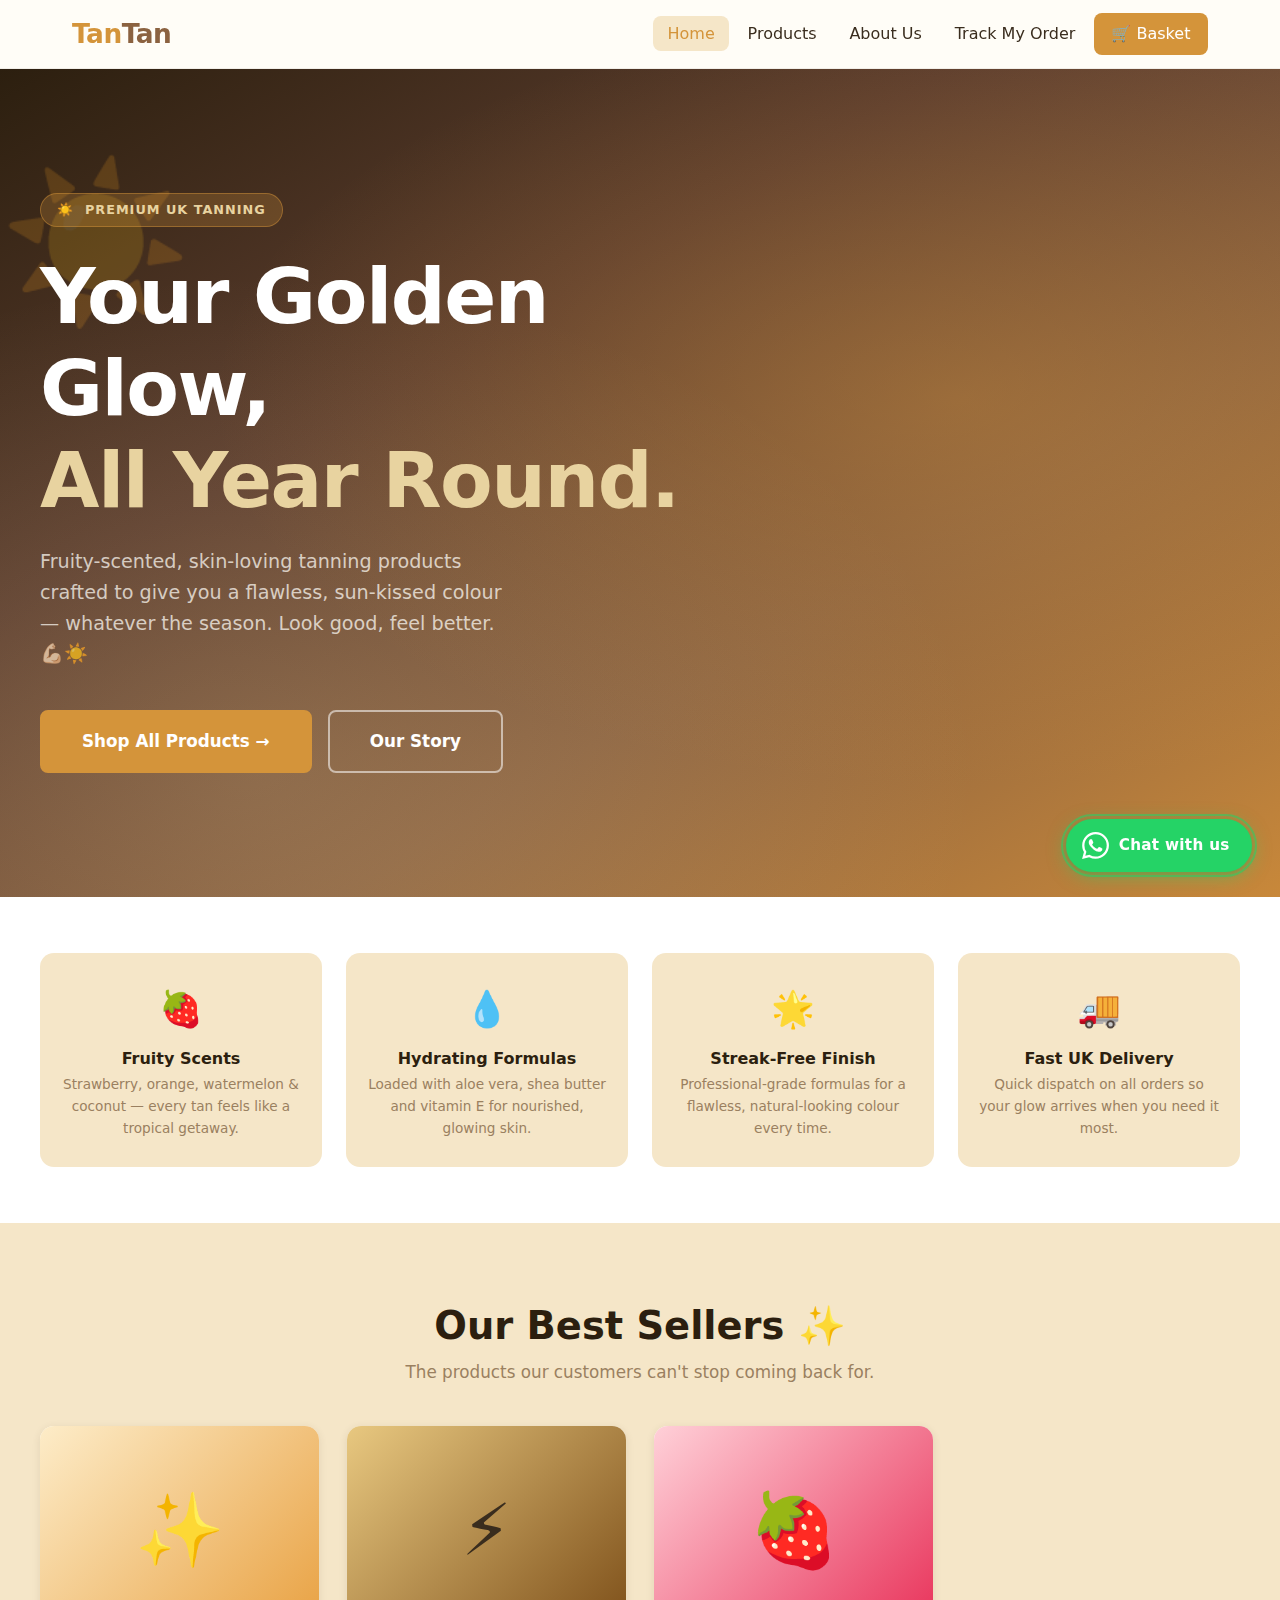
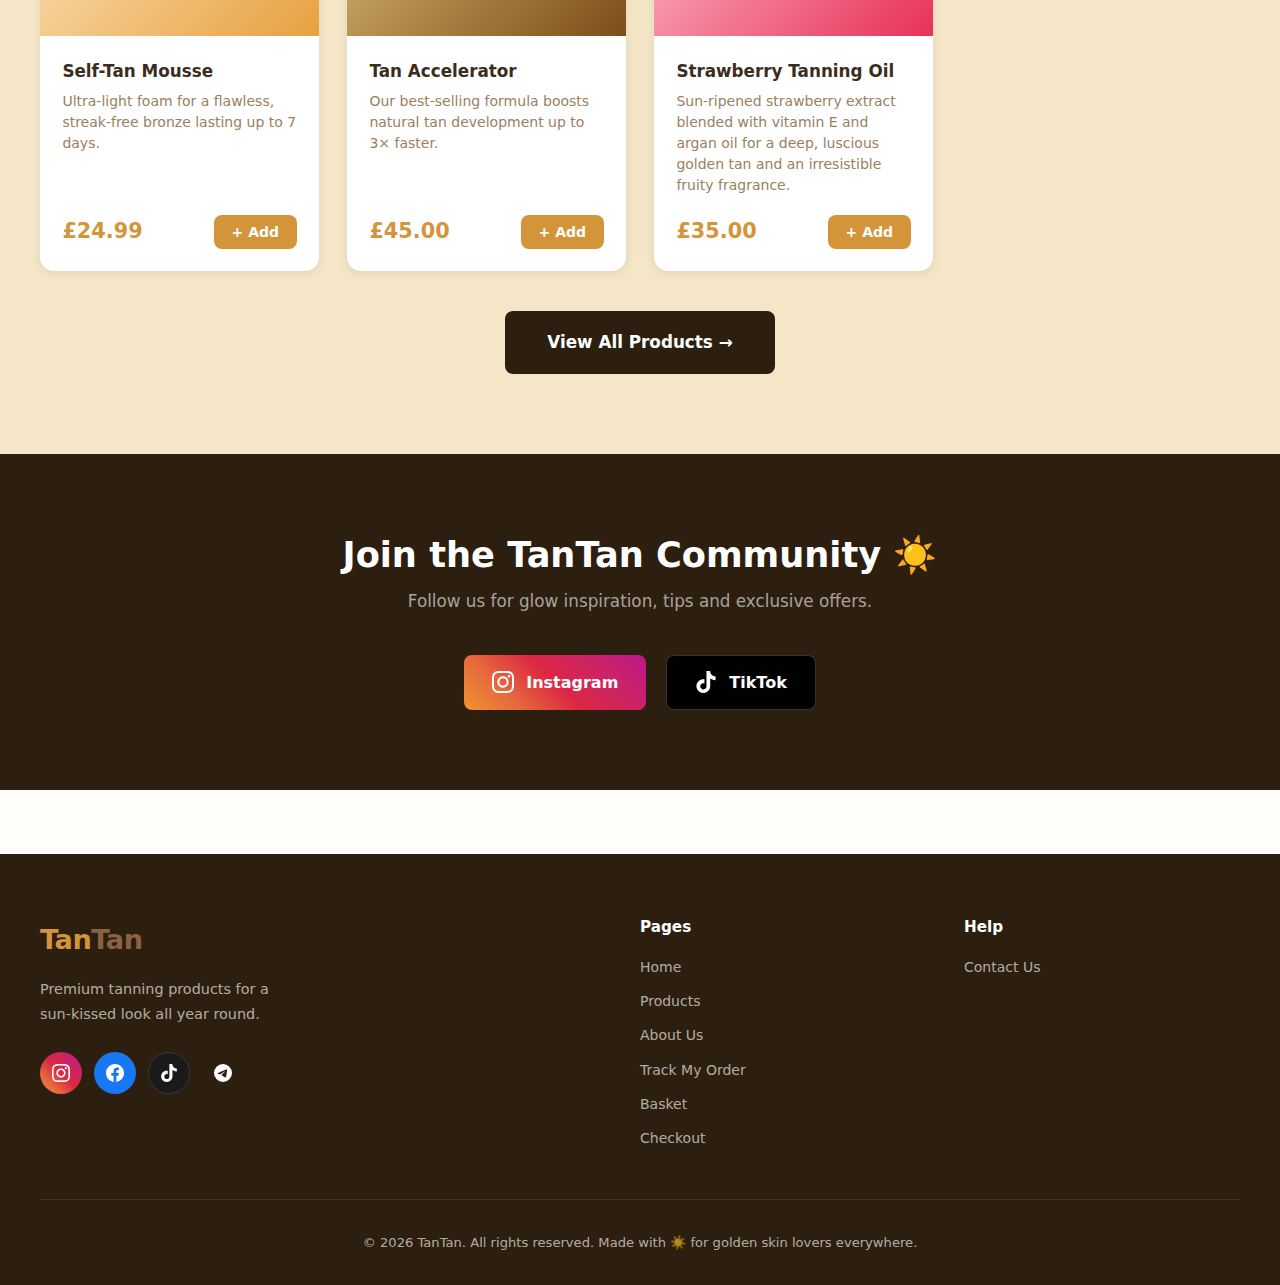
<file: home.html>
<!DOCTYPE html>
<html lang="en">
<head>
  <meta charset="UTF-8" />
  <meta name="viewport" content="width=device-width, initial-scale=1.0" />
  <title>TanTan — Premium Tanning Products</title>
  <meta name="description" content="Premium fruity scented tanning products for a sun-kissed glow all year round." />
  <link rel="stylesheet" href="styles.css?v=13" />
  <link rel="stylesheet" href="whatsapp.css" />
</head>
<body>

  <!-- ── Navigation ── -->
  <header>
    <nav>
      <a href="home.html" class="logo">Tan<em>Tan</em></a>
      <ul class="nav-links">
        <li><a href="home.html" class="active">Home</a></li>
        <li><a href="products.html">Products</a></li>
        <li><a href="about.html">About Us</a></li>
        <li><a href="tracking.html">Track My Order</a></li>
        <li><a href="basket.html" class="basket-nav-link">
          🛒 Basket <span class="basket-badge" id="basket-badge" style="display:none">0</span>
        </a></li>
      </ul>
      <button class="hamburger" aria-label="Menu">
        <span></span><span></span><span></span>
      </button>
    </nav>
  </header>

  <main>

    <!-- ── Hero ── -->
    <section class="hero">
      <div class="hero-inner">
        <div class="hero-badge">☀️ &nbsp;Premium UK Tanning</div>
        <h1>Your Golden Glow,<br><span class="glow">All Year Round.</span></h1>
        <p>Fruity-scented, skin-loving tanning products crafted to give you a flawless, sun-kissed colour — whatever the season. Look good, feel better. 💪🏻☀️</p>
        <div class="hero-ctas">
          <a href="products.html" class="btn btn-primary btn-lg">Shop All Products →</a>
          <a href="about.html" class="btn btn-outline btn-lg">Our Story</a>
        </div>
      </div>
    </section>

    <!-- ── Features strip ── -->
    <section class="features-strip">
      <div class="container">
        <div class="features-grid">
          <div class="feature-card">
            <div class="feature-icon">🍓</div>
            <h3>Fruity Scents</h3>
            <p>Strawberry, orange, watermelon &amp; coconut — every tan feels like a tropical getaway.</p>
          </div>
          <div class="feature-card">
            <div class="feature-icon">💧</div>
            <h3>Hydrating Formulas</h3>
            <p>Loaded with aloe vera, shea butter and vitamin E for nourished, glowing skin.</p>
          </div>
          <div class="feature-card">
            <div class="feature-icon">🌟</div>
            <h3>Streak-Free Finish</h3>
            <p>Professional-grade formulas for a flawless, natural-looking colour every time.</p>
          </div>
          <div class="feature-card">
            <div class="feature-icon">🚚</div>
            <h3>Fast UK Delivery</h3>
            <p>Quick dispatch on all orders so your glow arrives when you need it most.</p>
          </div>
        </div>
      </div>
    </section>

    <!-- ── Featured products ── -->
    <section class="featured-section">
      <div class="container">
        <div class="section-header">
          <h2>Our Best Sellers ✨</h2>
          <p>The products our customers can't stop coming back for.</p>
        </div>
        <div class="products-grid" id="featured-grid">
          <!-- Rendered by script.js initFeatured() -->
        </div>
        <div class="section-cta">
          <a href="products.html" class="btn btn-dark btn-lg">View All Products →</a>
        </div>
      </div>
    </section>

    <!-- ── Social / community section ── -->
    <section class="social-section">
      <div class="container">
        <h2>Join the TanTan Community ☀️</h2>
        <p>Follow us for glow inspiration, tips and exclusive offers.</p>
        <div class="social-buttons">
          <a href="https://www.instagram.com" target="_blank" rel="noopener" class="social-btn instagram">
            <svg viewBox="0 0 24 24"><path d="M12 2.163c3.204 0 3.584.012 4.85.07 3.252.148 4.771 1.691 4.919 4.919.058 1.265.069 1.645.069 4.849 0 3.205-.012 3.584-.069 4.849-.149 3.225-1.664 4.771-4.919 4.919-1.266.058-1.644.07-4.85.07-3.204 0-3.584-.012-4.849-.07-3.26-.149-4.771-1.699-4.919-4.92-.058-1.265-.07-1.644-.07-4.849 0-3.204.013-3.583.07-4.849.149-3.227 1.664-4.771 4.919-4.919 1.266-.057 1.645-.069 4.849-.069zm0-2.163c-3.259 0-3.667.014-4.947.072-4.358.2-6.78 2.618-6.98 6.98-.059 1.281-.073 1.689-.073 4.948 0 3.259.014 3.668.072 4.948.2 4.358 2.618 6.78 6.98 6.98 1.281.058 1.689.072 4.948.072 3.259 0 3.668-.014 4.948-.072 4.354-.2 6.782-2.618 6.979-6.98.059-1.28.073-1.689.073-4.948 0-3.259-.014-3.667-.072-4.947-.196-4.354-2.617-6.78-6.979-6.98-1.281-.059-1.69-.073-4.949-.073zm0 5.838c-3.403 0-6.162 2.759-6.162 6.162s2.759 6.163 6.162 6.163 6.162-2.759 6.162-6.163c0-3.403-2.759-6.162-6.162-6.162zm0 10.162c-2.209 0-4-1.79-4-4 0-2.209 1.791-4 4-4s4 1.791 4 4c0 2.21-1.791 4-4 4zm6.406-11.845c-.796 0-1.441.645-1.441 1.44s.645 1.44 1.441 1.44c.795 0 1.439-.645 1.439-1.44s-.644-1.44-1.439-1.44z"/></svg>
            Instagram
          </a>
          <a href="https://www.tiktok.com" target="_blank" rel="noopener" class="social-btn tiktok">
            <svg viewBox="0 0 24 24"><path d="M12.525.02c1.31-.02 2.61-.01 3.91-.02.08 1.53.63 3.09 1.75 4.17 1.12 1.11 2.7 1.62 4.24 1.79v4.03c-1.44-.05-2.89-.35-4.2-.97-.57-.26-1.1-.59-1.62-.93-.01 2.92.01 5.84-.02 8.75-.08 1.4-.54 2.79-1.35 3.94-1.31 1.92-3.58 3.17-5.91 3.21-1.43.08-2.86-.31-4.08-1.03-2.02-1.19-3.44-3.37-3.65-5.71-.02-.5-.03-1-.01-1.49.18-1.9 1.12-3.72 2.58-4.96 1.66-1.44 3.98-2.13 6.15-1.72.02 1.48-.04 2.96-.04 4.44-.99-.32-2.15-.23-3.02.37-.63.41-1.11 1.04-1.36 1.75-.21.51-.15 1.07-.14 1.61.24 1.64 1.82 3.02 3.5 2.87 1.12-.01 2.19-.66 2.77-1.61.19-.33.4-.67.41-1.06.1-1.79.06-3.57.07-5.36.01-4.03-.01-8.05.02-12.07z"/></svg>
            TikTok
          </a>
        </div>
      </div>
    </section>

  </main>

  <!-- ── Footer ── -->
  <footer>
    <div class="footer-inner">
      <div class="footer-grid">
        <div class="footer-brand">
          <a href="home.html" class="logo">Tan<em>Tan</em></a>
          <p>Premium tanning products for a sun-kissed look all year round.</p>
          <div class="footer-social">
            <a href="https://www.instagram.com" target="_blank" rel="noopener" class="fsoc ig" aria-label="Instagram">
              <svg viewBox="0 0 24 24"><path d="M12 2.163c3.204 0 3.584.012 4.85.07 3.252.148 4.771 1.691 4.919 4.919.058 1.265.069 1.645.069 4.849 0 3.205-.012 3.584-.069 4.849-.149 3.225-1.664 4.771-4.919 4.919-1.266.058-1.644.07-4.85.07-3.204 0-3.584-.012-4.849-.07-3.26-.149-4.771-1.699-4.919-4.92-.058-1.265-.07-1.644-.07-4.849 0-3.204.013-3.583.07-4.849.149-3.227 1.664-4.771 4.919-4.919 1.266-.057 1.645-.069 4.849-.069zm0-2.163c-3.259 0-3.667.014-4.947.072-4.358.2-6.78 2.618-6.98 6.98-.059 1.281-.073 1.689-.073 4.948 0 3.259.014 3.668.072 4.948.2 4.358 2.618 6.78 6.98 6.98 1.281.058 1.689.072 4.948.072 3.259 0 3.668-.014 4.948-.072 4.354-.2 6.782-2.618 6.979-6.98.059-1.28.073-1.689.073-4.948 0-3.259-.014-3.667-.072-4.947-.196-4.354-2.617-6.78-6.979-6.98-1.281-.059-1.69-.073-4.949-.073zm0 5.838c-3.403 0-6.162 2.759-6.162 6.162s2.759 6.163 6.162 6.163 6.162-2.759 6.162-6.163c0-3.403-2.759-6.162-6.162-6.162zm0 10.162c-2.209 0-4-1.79-4-4 0-2.209 1.791-4 4-4s4 1.791 4 4c0 2.21-1.791 4-4 4zm6.406-11.845c-.796 0-1.441.645-1.441 1.44s.645 1.44 1.441 1.44c.795 0 1.439-.645 1.439-1.44s-.644-1.44-1.439-1.44z"/></svg>
            </a>
            <a href="https://www.facebook.com" target="_blank" rel="noopener" class="fsoc fb" aria-label="Facebook">
              <svg viewBox="0 0 24 24"><path d="M24 12.073c0-6.627-5.373-12-12-12s-12 5.373-12 12c0 5.99 4.388 10.954 10.125 11.854v-8.385H7.078v-3.47h3.047V9.43c0-3.007 1.792-4.669 4.533-4.669 1.312 0 2.686.235 2.686.235v2.953H15.83c-1.491 0-1.956.925-1.956 1.874v2.25h3.328l-.532 3.47h-2.796v8.385C19.612 23.027 24 18.062 24 12.073z"/></svg>
            </a>
            <a href="https://www.tiktok.com" target="_blank" rel="noopener" class="fsoc tt" aria-label="TikTok">
              <svg viewBox="0 0 24 24"><path d="M12.525.02c1.31-.02 2.61-.01 3.91-.02.08 1.53.63 3.09 1.75 4.17 1.12 1.11 2.7 1.62 4.24 1.79v4.03c-1.44-.05-2.89-.35-4.2-.97-.57-.26-1.1-.59-1.62-.93-.01 2.92.01 5.84-.02 8.75-.08 1.4-.54 2.79-1.35 3.94-1.31 1.92-3.58 3.17-5.91 3.21-1.43.08-2.86-.31-4.08-1.03-2.02-1.19-3.44-3.37-3.65-5.71-.02-.5-.03-1-.01-1.49.18-1.9 1.12-3.72 2.58-4.96 1.66-1.44 3.98-2.13 6.15-1.72.02 1.48-.04 2.96-.04 4.44-.99-.32-2.15-.23-3.02.37-.63.41-1.11 1.04-1.36 1.75-.21.51-.15 1.07-.14 1.61.24 1.64 1.82 3.02 3.5 2.87 1.12-.01 2.19-.66 2.77-1.61.19-.33.4-.67.41-1.06.1-1.79.06-3.57.07-5.36.01-4.03-.01-8.05.02-12.07z"/></svg>
            </a>
            <a href="https://t.me/" target="_blank" rel="noopener" class="fsoc tg" aria-label="Telegram">
              <svg viewBox="0 0 24 24"><path d="M11.944 0A12 12 0 0 0 0 12a12 12 0 0 0 12 12 12 12 0 0 0 12-12A12 12 0 0 0 12 0a12 12 0 0 0-.056 0zm4.962 7.224c.1-.002.321.023.465.14a.506.506 0 0 1 .171.325c.016.093.036.306.02.472-.18 1.898-.962 6.502-1.36 8.627-.168.9-.499 1.201-.82 1.23-.696.065-1.225-.46-1.9-.902-1.056-.693-1.653-1.124-2.678-1.8-1.185-.78-.417-1.21.258-1.91.177-.184 3.247-2.977 3.307-3.23.007-.032.014-.15-.056-.212s-.174-.041-.249-.024c-.106.024-1.793 1.14-5.061 3.345-.48.33-.913.49-1.302.48-.428-.008-1.252-.241-1.865-.44-.752-.245-1.349-.374-1.297-.789.027-.216.325-.437.893-.663 3.498-1.524 5.83-2.529 6.998-3.014 3.332-1.386 4.025-1.627 4.476-1.635z"/></svg>
            </a>
          </div>
        </div>
        <div class="footer-col">
          <h4>Pages</h4>
          <ul>
            <li><a href="home.html">Home</a></li>
            <li><a href="products.html">Products</a></li>
            <li><a href="about.html">About Us</a></li>
            <li><a href="tracking.html">Track My Order</a></li>
            <li><a href="basket.html">Basket</a></li>
            <li><a href="checkout.html">Checkout</a></li>
          </ul>
        </div>
        <div class="footer-col">
          <h4>Help</h4>
          <ul>
            <li><a href="contact.html">Contact Us</a></li>
          </ul>
        </div>
      </div>
      <div class="footer-bottom">
        <p>&copy; 2026 TanTan. All rights reserved. Made with ☀️ for golden skin lovers everywhere.</p>
      </div>
    </div>
  </footer>

  <script src="script.js?v=39"></script>

  <!-- ── WhatsApp floating chat button ── -->
  <a href="https://wa.me/00000000000?text=Hi%20TanTan!%20I%20would%20like%20to%20know%20more%20about%20your%20products"
     class="wa-btn" target="_blank" rel="noopener noreferrer"
     aria-label="Chat with us on WhatsApp">
    <svg class="wa-icon" xmlns="http://www.w3.org/2000/svg" viewBox="0 0 24 24" fill="white" aria-hidden="true">
      <path d="M17.472 14.382c-.297-.149-1.758-.867-2.03-.967-.273-.099-.471-.148-.67.15-.197.297-.767.966-.94 1.164-.173.199-.347.223-.644.075-.297-.15-1.255-.463-2.39-1.475-.883-.788-1.48-1.761-1.653-2.059-.173-.297-.018-.458.13-.606.134-.133.298-.347.446-.52.149-.174.198-.298.298-.497.099-.198.05-.371-.025-.52-.075-.149-.669-1.612-.916-2.207-.242-.579-.487-.5-.669-.51-.173-.008-.371-.01-.57-.01-.198 0-.52.074-.792.372-.272.297-1.04 1.016-1.04 2.479 0 1.462 1.065 2.875 1.213 3.074.149.198 2.096 3.2 5.077 4.487.709.306 1.262.489 1.694.625.712.227 1.36.195 1.871.118.571-.085 1.758-.719 2.006-1.413.248-.694.248-1.289.173-1.413-.074-.124-.272-.198-.57-.347m-5.421 7.403h-.004a9.87 9.87 0 01-5.031-1.378l-.361-.214-3.741.982.998-3.648-.235-.374a9.86 9.86 0 01-1.51-5.26c.001-5.45 4.436-9.884 9.888-9.884 2.64 0 5.122 1.03 6.988 2.898a9.825 9.825 0 012.893 6.994c-.003 5.45-4.437 9.884-9.885 9.884m8.413-18.297A11.815 11.815 0 0012.05 0C5.495 0 .16 5.335.157 11.892c0 2.096.547 4.142 1.588 5.945L.057 24l6.305-1.654a11.882 11.882 0 005.683 1.448h.005c6.554 0 11.89-5.335 11.893-11.893a11.821 11.821 0 00-3.48-8.413Z"/>
    </svg>
    <span class="wa-label">Chat with us</span>
  </a>
</body>
</html>
</file>
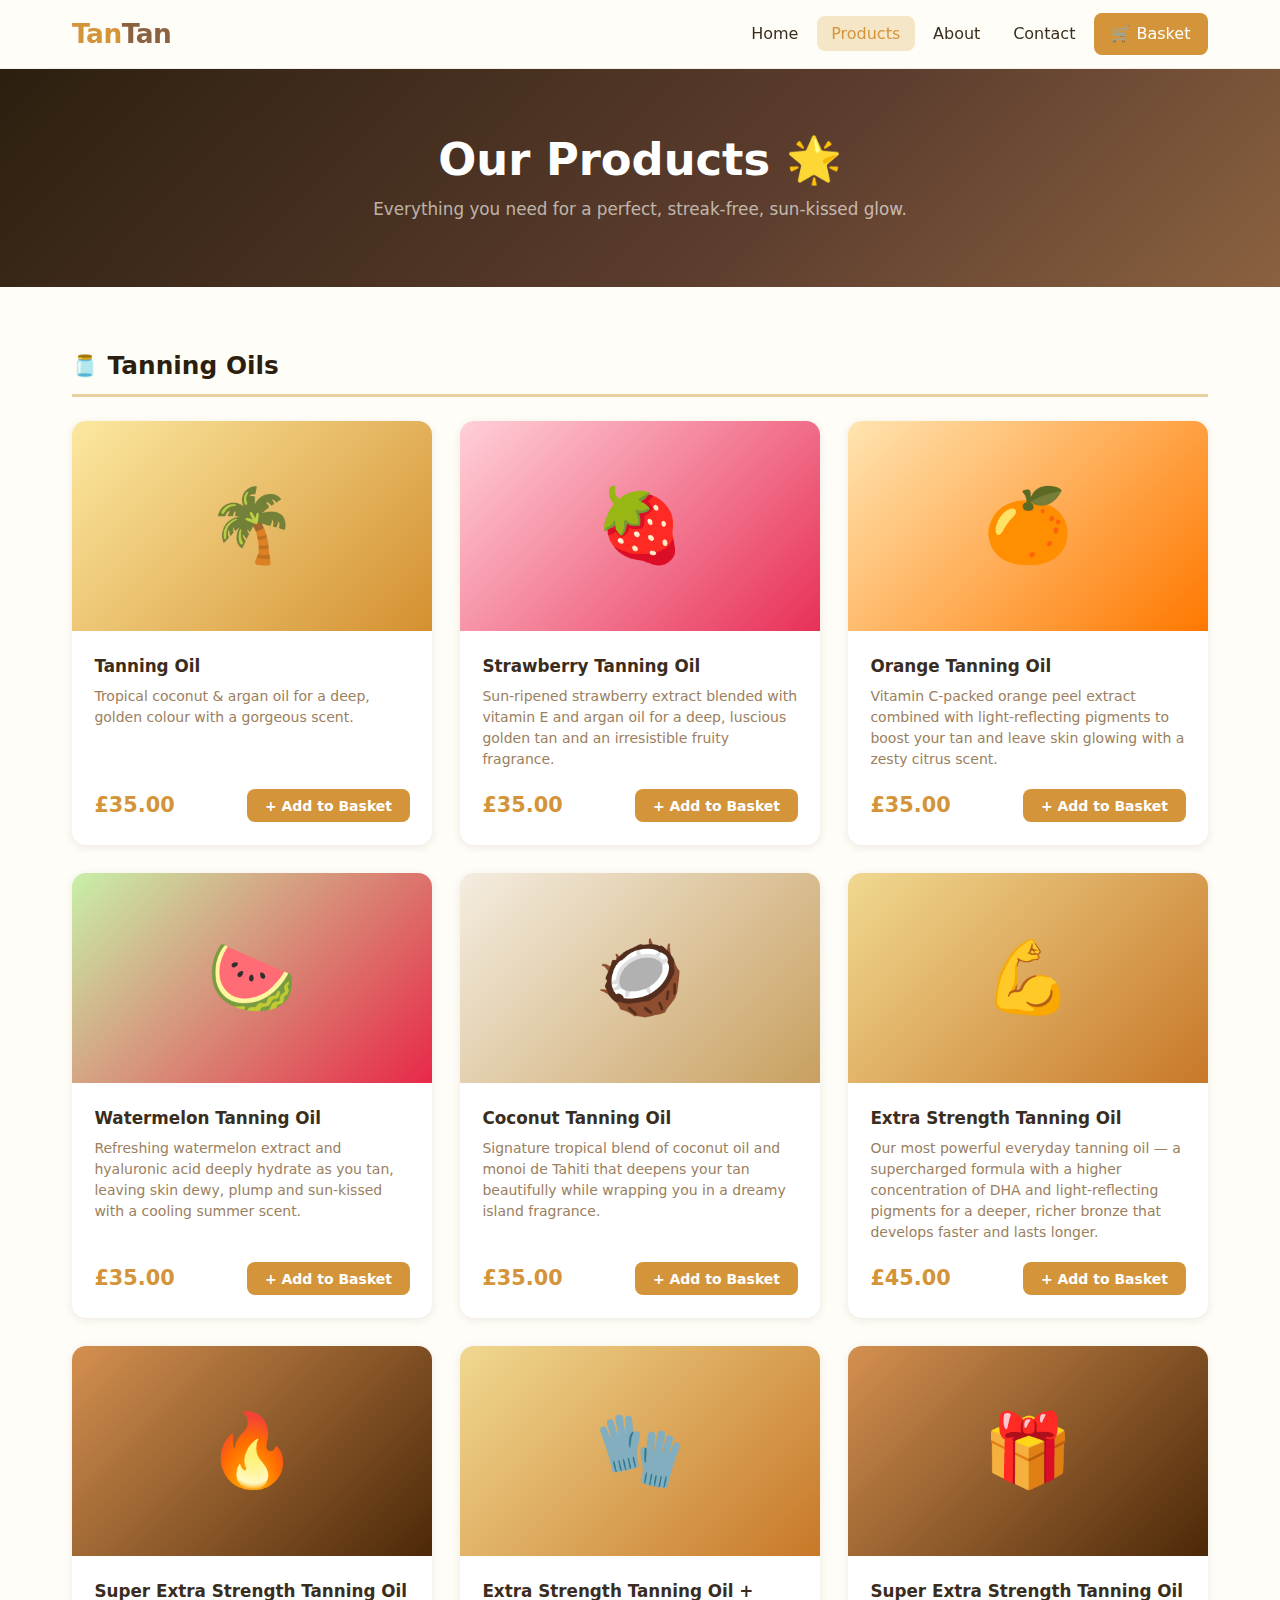
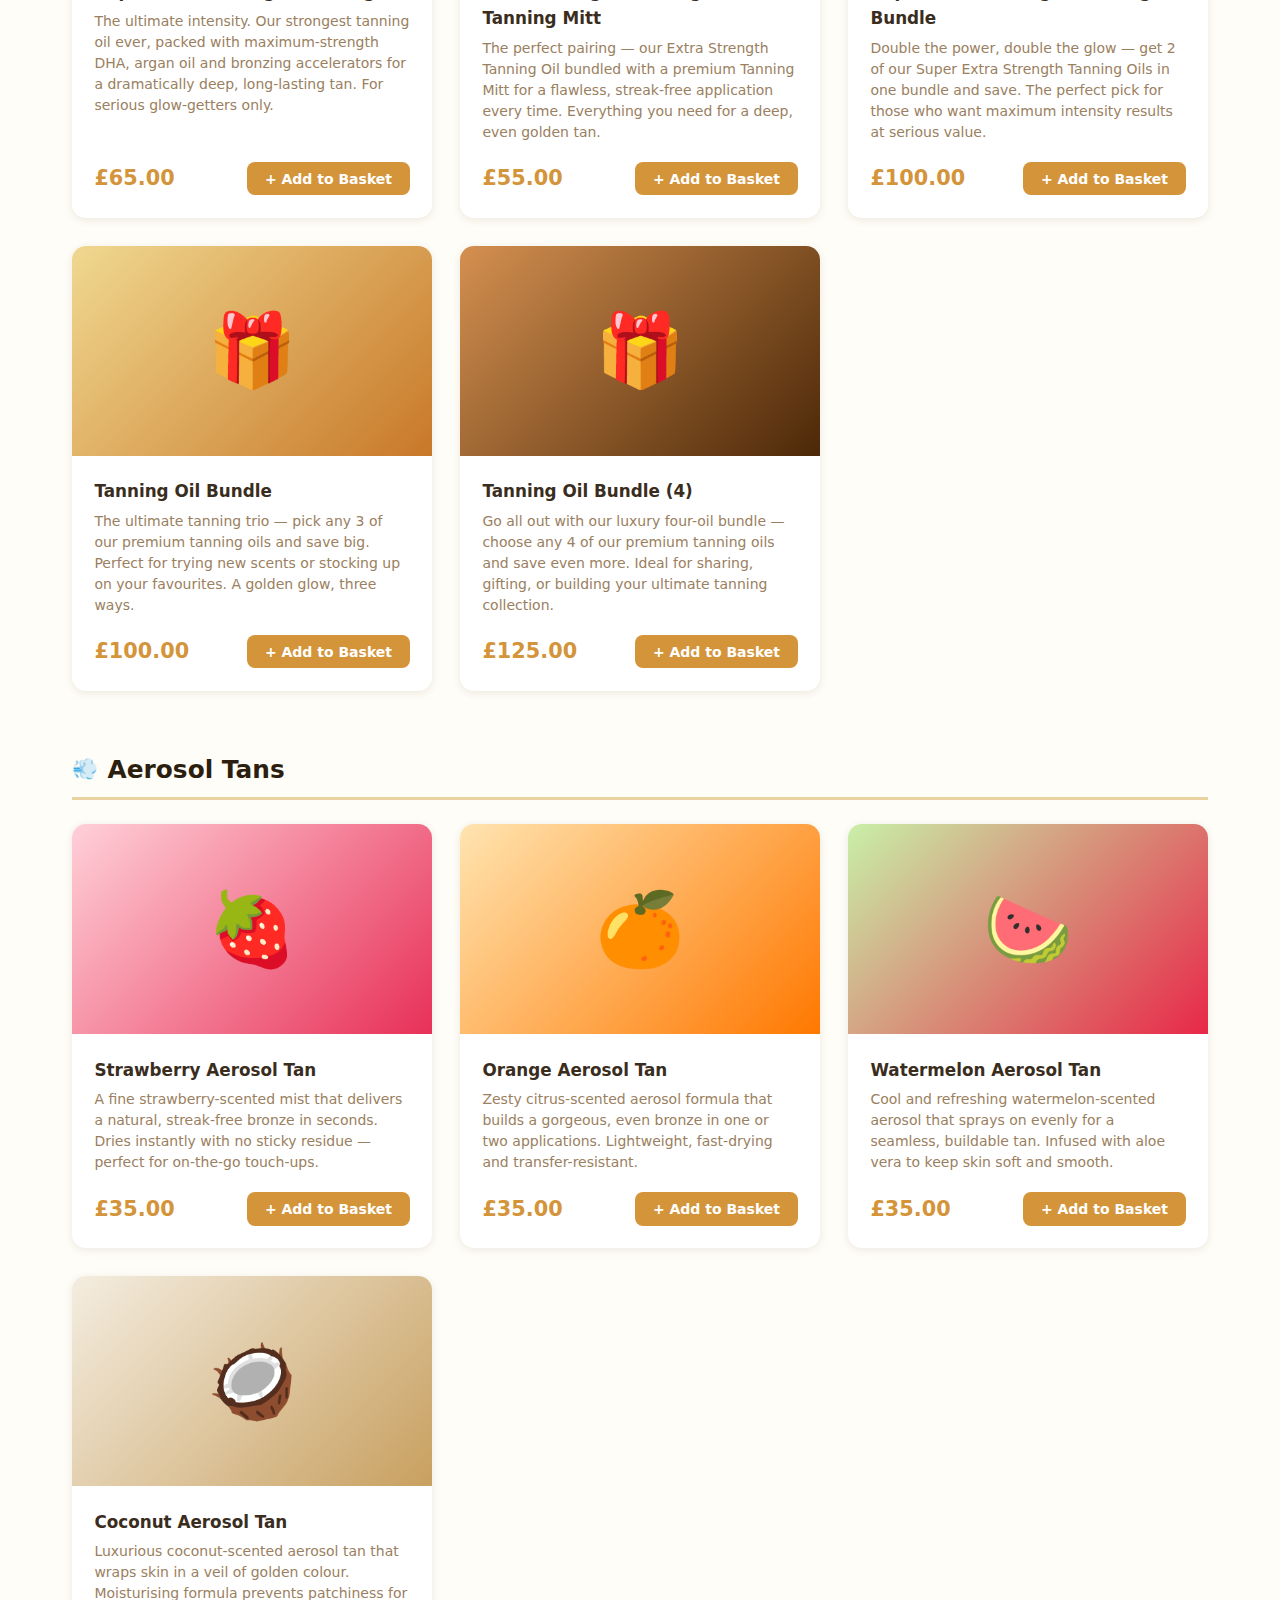
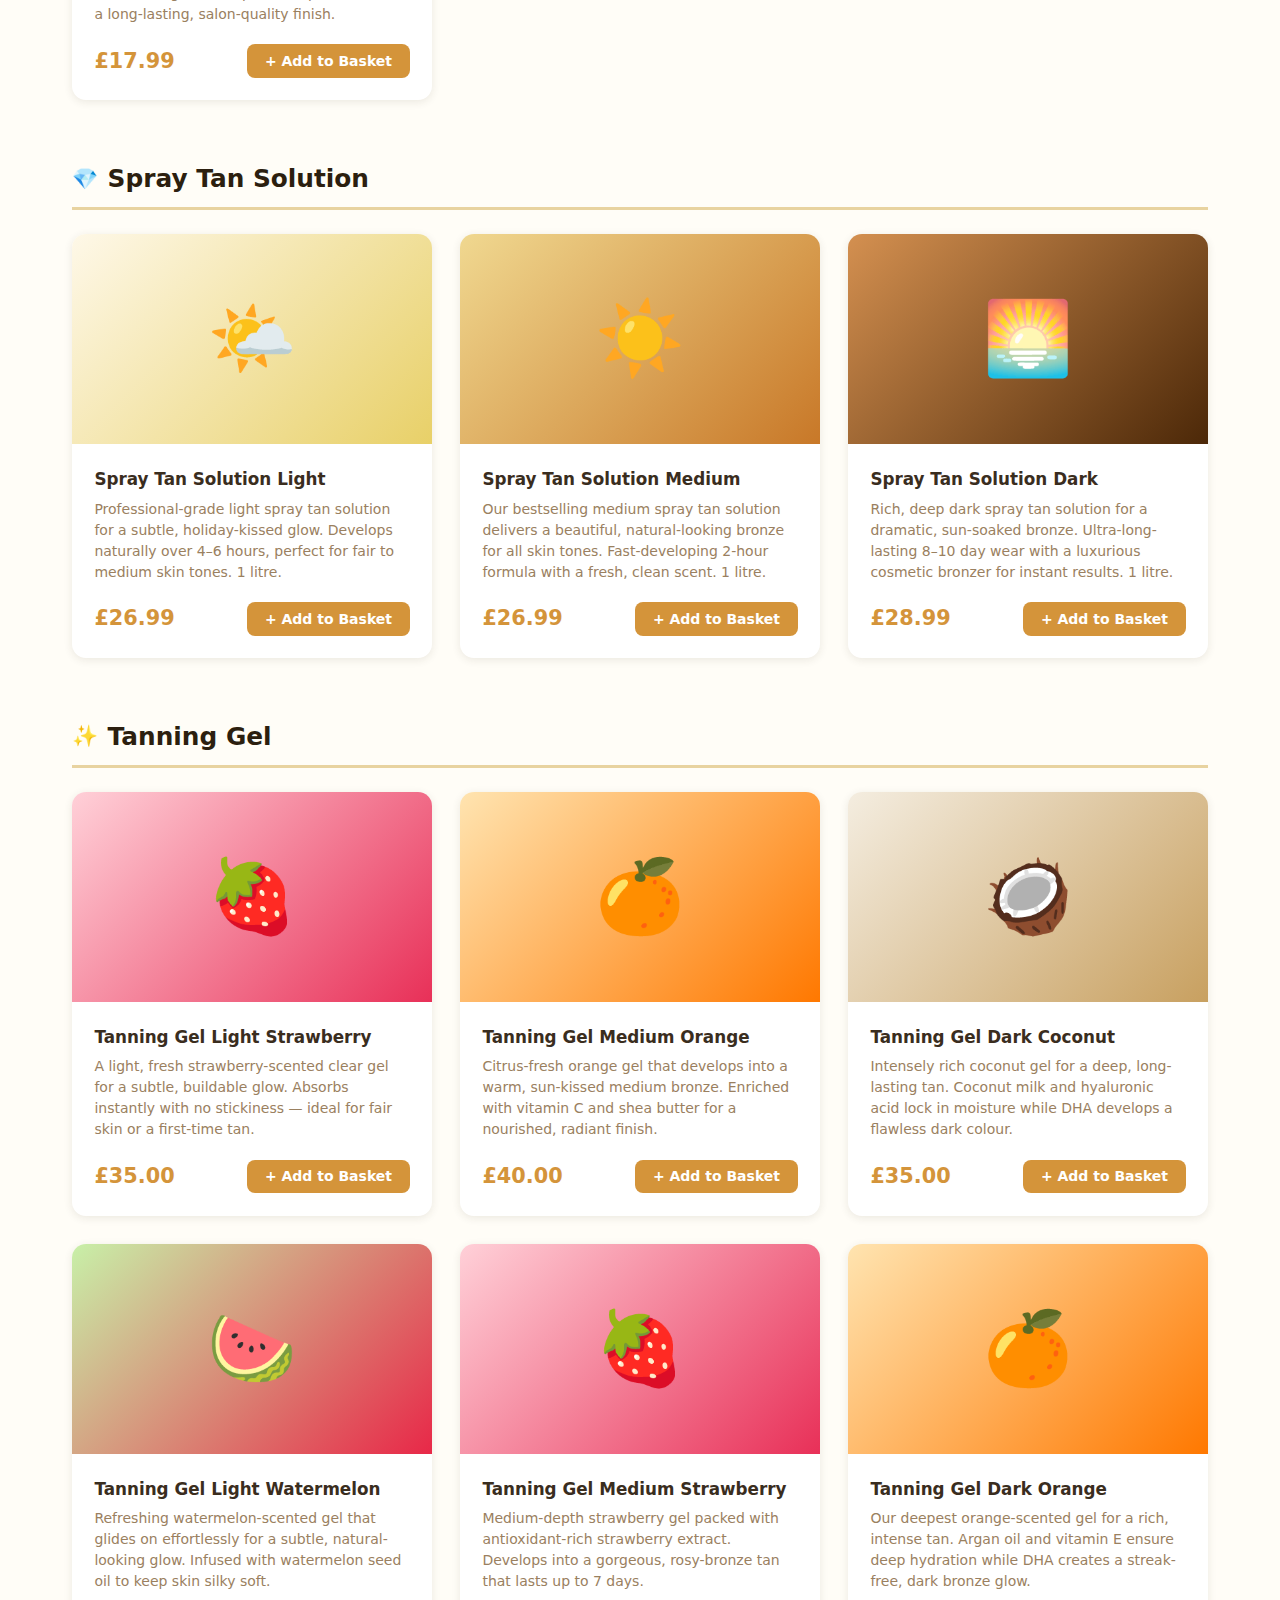
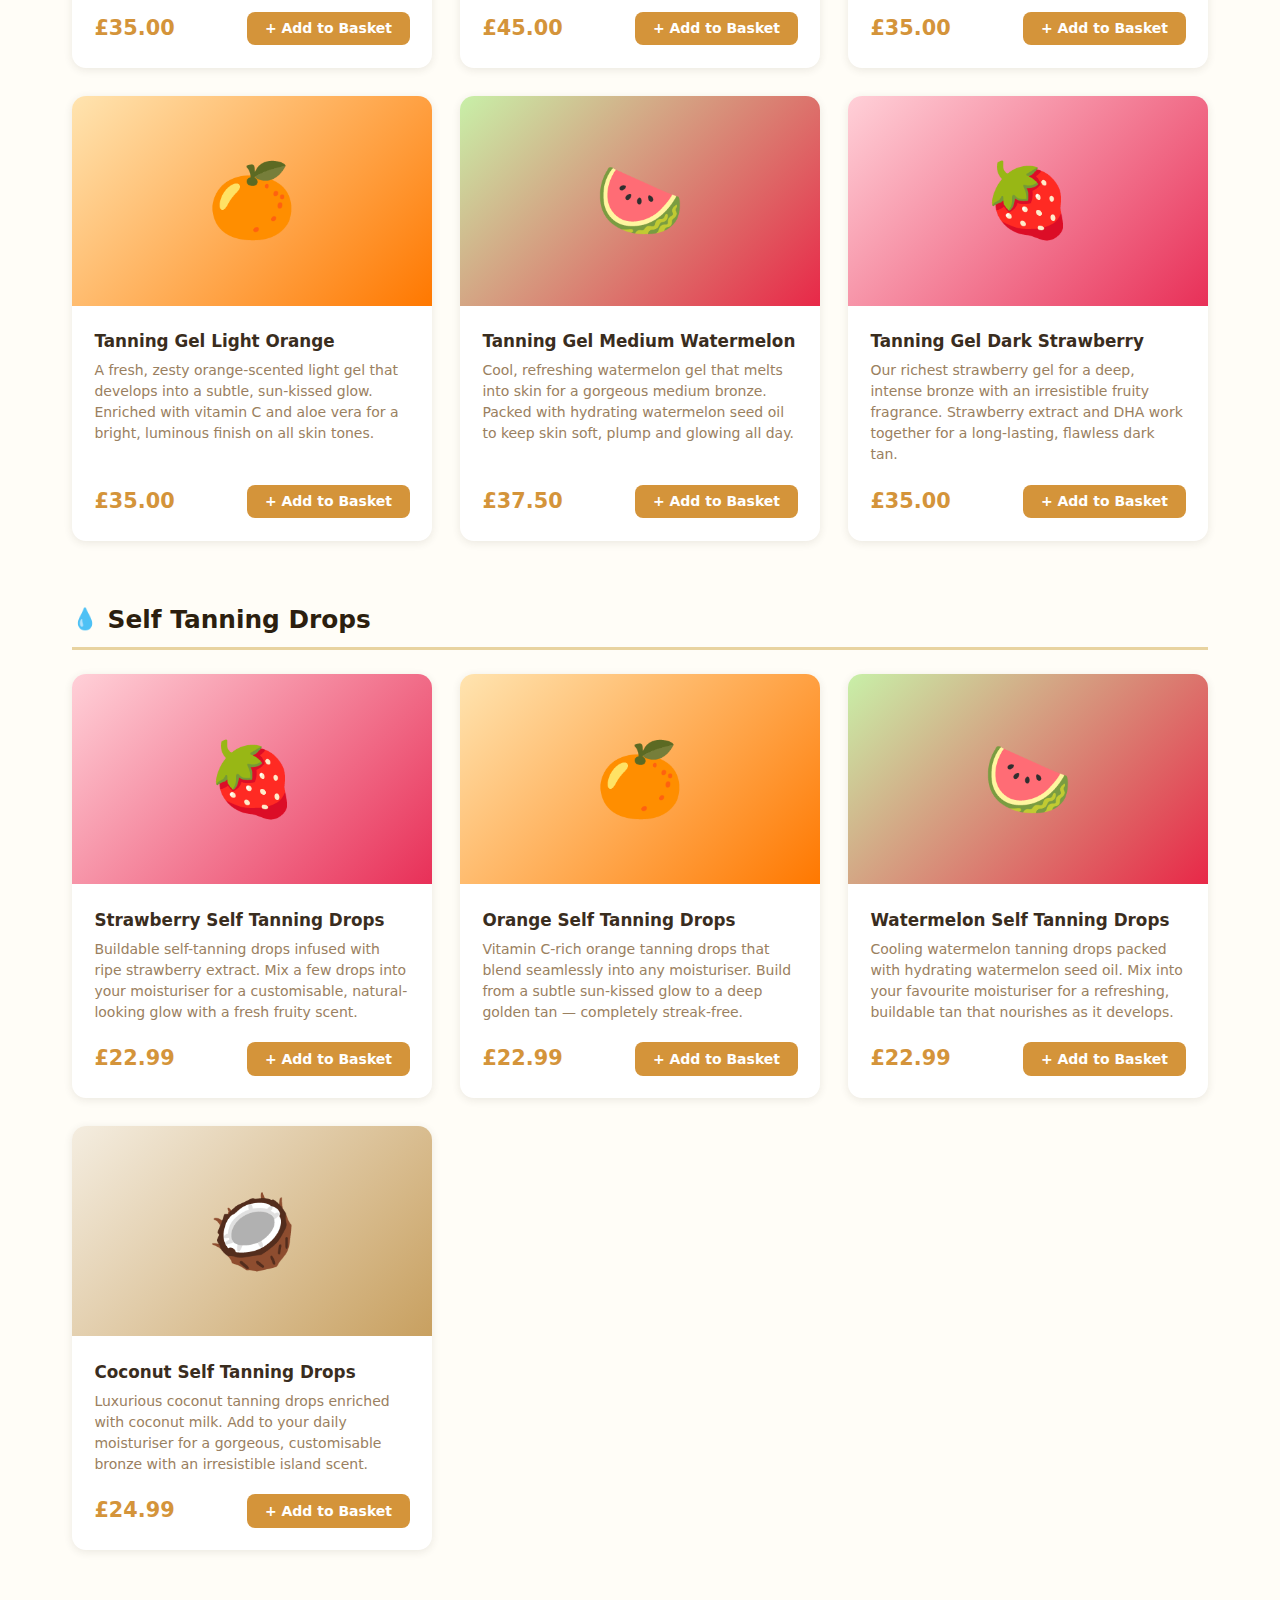
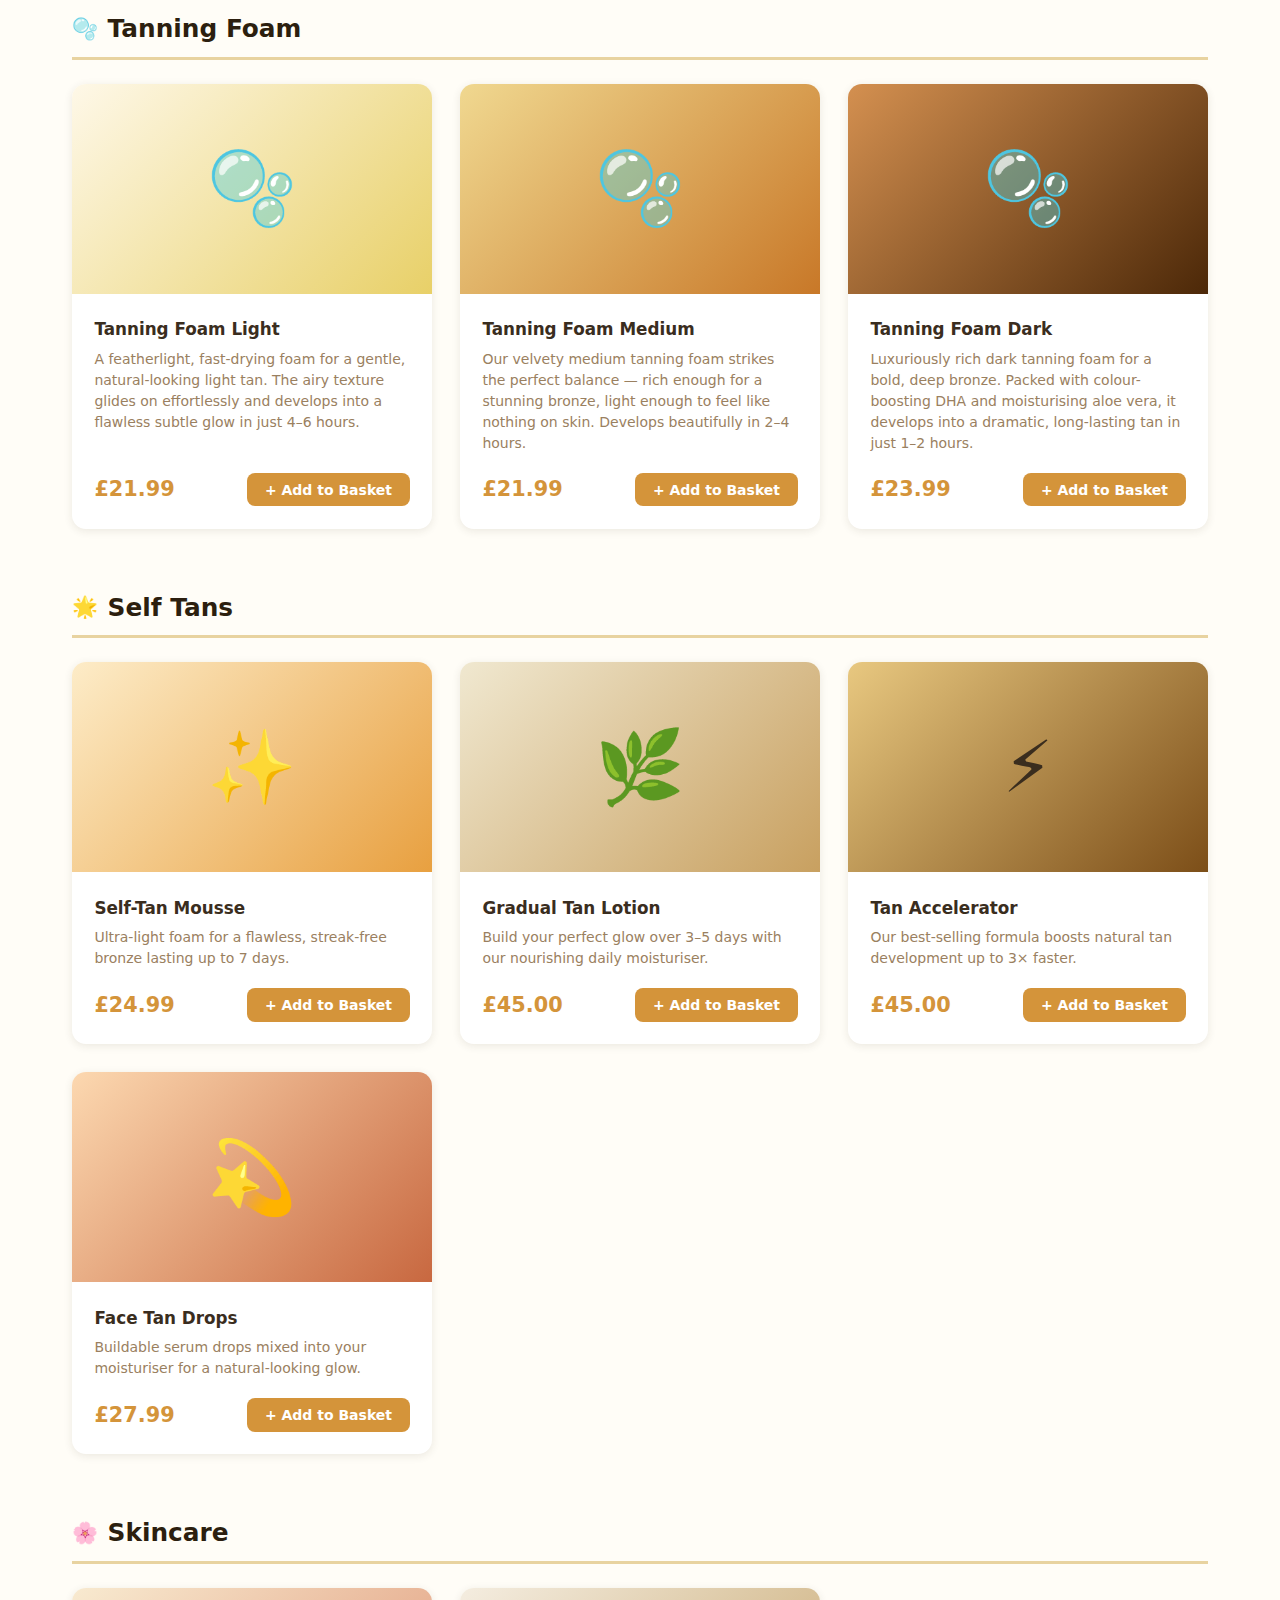
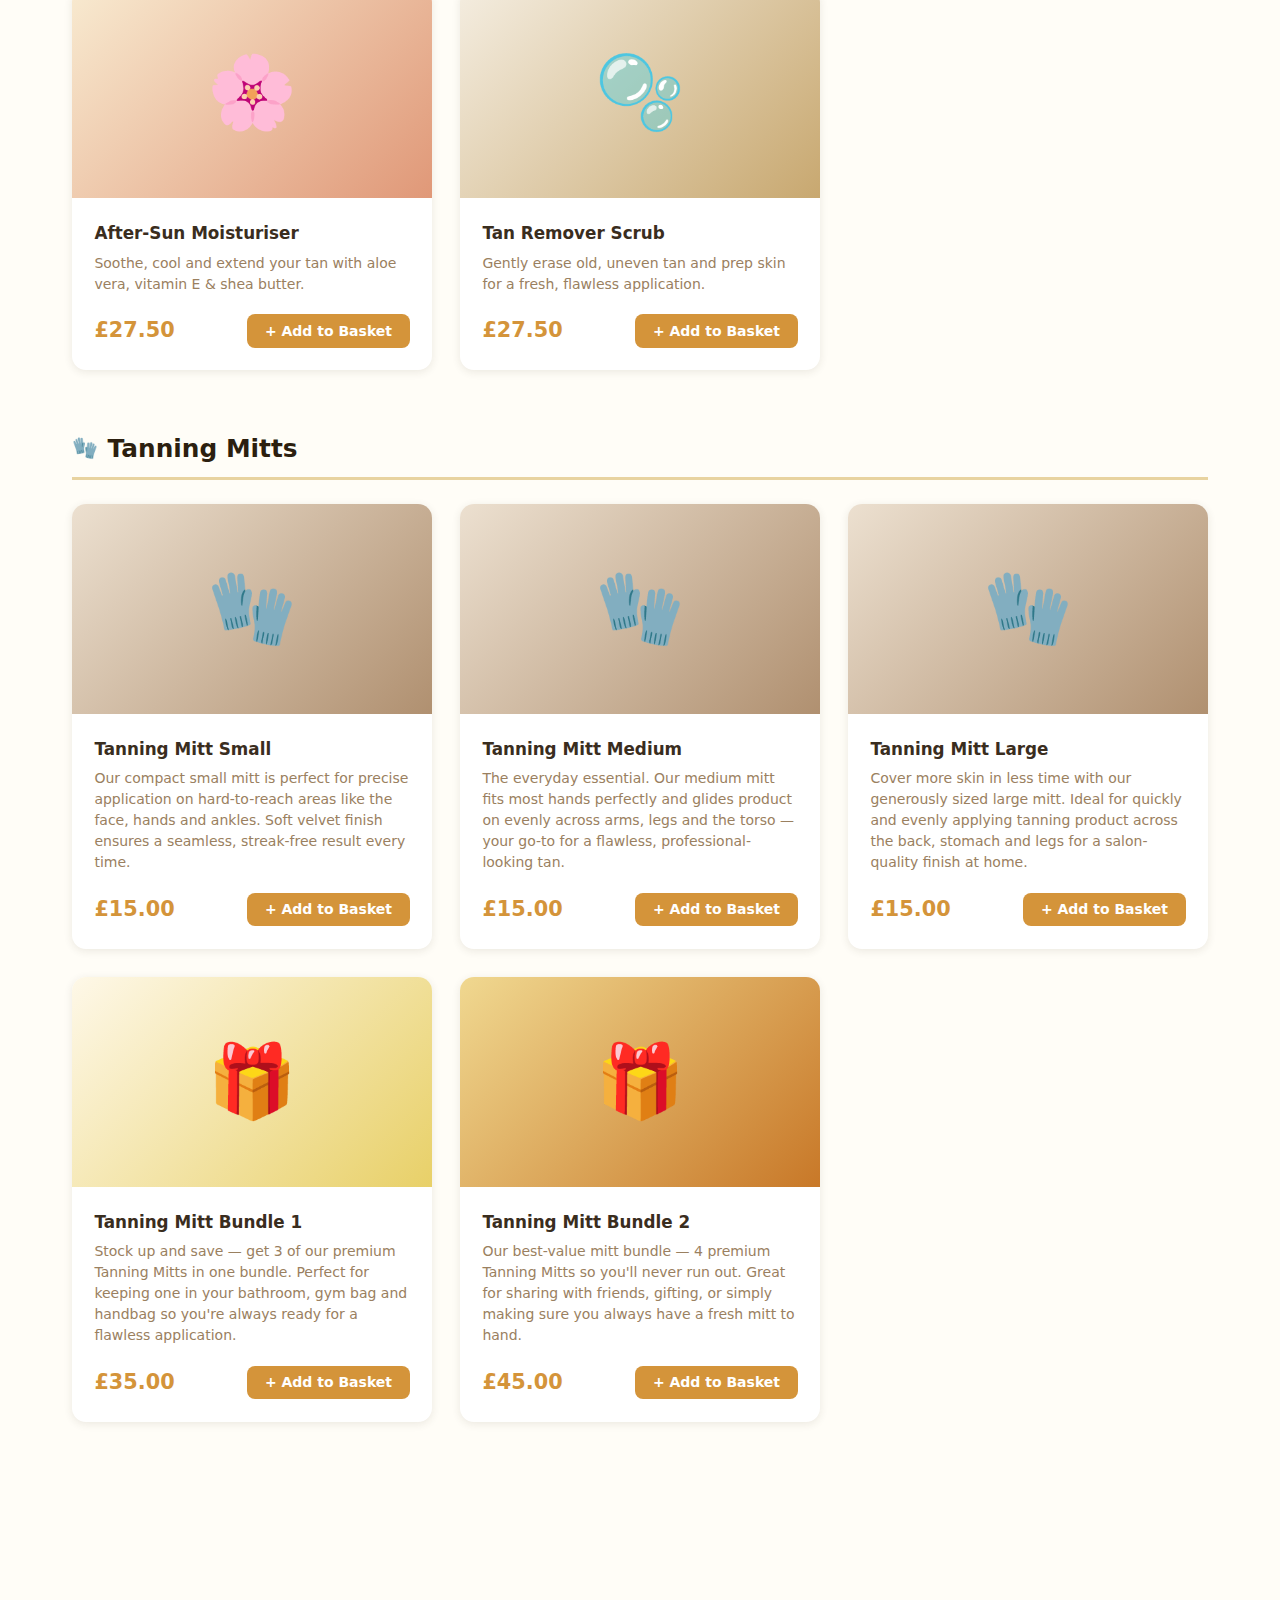
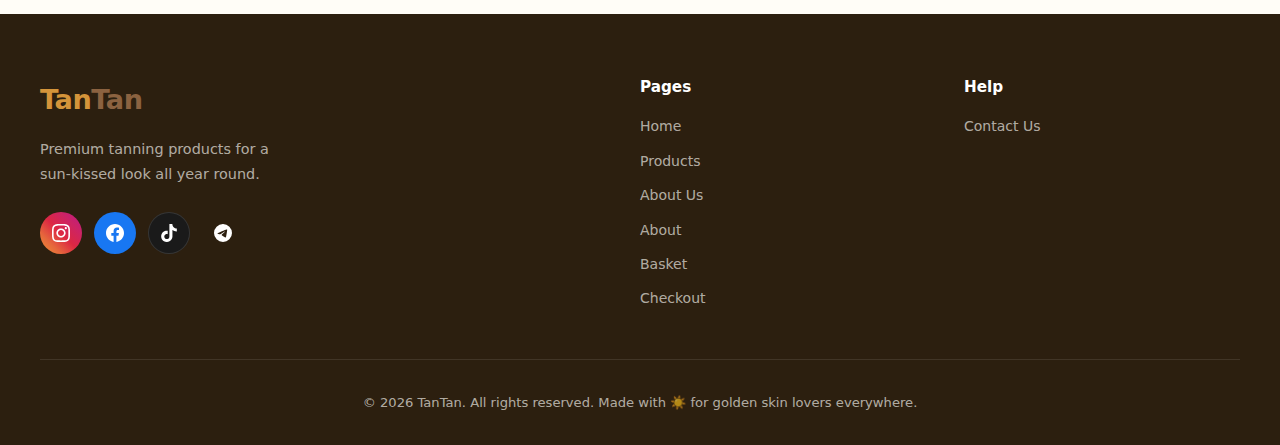
<file: products.html>
<!DOCTYPE html>
<html lang="en">
<head>
  <meta charset="UTF-8" />
  <meta name="viewport" content="width=device-width, initial-scale=1.0" />
  <title>Products — TanTan</title>
  <link rel="stylesheet" href="styles.css?v=12" />
</head>
<body>

  <!-- ── Navigation ── -->
  <header>
    <nav>
      <a href="index.html" class="logo">Tan<em>Tan</em></a>
      <ul class="nav-links">
        <li><a href="index.html">Home</a></li>
        <li><a href="products.html" class="active">Products</a></li>
        <li><a href="about.html">About</a></li>
        <li><a href="contact.html">Contact</a></li>
        <li><a href="basket.html" class="basket-nav-link">
          🛒 Basket <span class="basket-badge" id="basket-badge" style="display:none">0</span>
        </a></li>
      </ul>
      <button class="hamburger" aria-label="Menu">
        <span></span><span></span><span></span>
      </button>
    </nav>
  </header>

  <main>

    <!-- ── Page Hero ── -->
    <section class="page-hero">
      <h1>Our Products 🌟</h1>
      <p>Everything you need for a perfect, streak-free, sun-kissed glow.</p>
    </section>

    <!-- ── Products Grid ── -->
    <section class="products-section">
      <div id="products-container">
        <!-- Rendered by script.js -->
      </div>
    </section>

  </main>

  <!-- ── Footer ── -->
  <footer>
    <div class="footer-inner">
      <div class="footer-grid">
        <div class="footer-brand">
          <a href="index.html" class="logo">Tan<em>Tan</em></a>
          <p>Premium tanning products for a sun-kissed look all year round.</p>
          <div class="footer-social">
            <a href="https://www.instagram.com" target="_blank" rel="noopener" class="fsoc ig" aria-label="Instagram">
              <svg viewBox="0 0 24 24"><path d="M12 2.163c3.204 0 3.584.012 4.85.07 3.252.148 4.771 1.691 4.919 4.919.058 1.265.069 1.645.069 4.849 0 3.205-.012 3.584-.069 4.849-.149 3.225-1.664 4.771-4.919 4.919-1.266.058-1.644.07-4.85.07-3.204 0-3.584-.012-4.849-.07-3.26-.149-4.771-1.699-4.919-4.92-.058-1.265-.07-1.644-.07-4.849 0-3.204.013-3.583.07-4.849.149-3.227 1.664-4.771 4.919-4.919 1.266-.057 1.645-.069 4.849-.069zm0-2.163c-3.259 0-3.667.014-4.947.072-4.358.2-6.78 2.618-6.98 6.98-.059 1.281-.073 1.689-.073 4.948 0 3.259.014 3.668.072 4.948.2 4.358 2.618 6.78 6.98 6.98 1.281.058 1.689.072 4.948.072 3.259 0 3.668-.014 4.948-.072 4.354-.2 6.782-2.618 6.979-6.98.059-1.28.073-1.689.073-4.948 0-3.259-.014-3.667-.072-4.947-.196-4.354-2.617-6.78-6.979-6.98-1.281-.059-1.69-.073-4.949-.073zm0 5.838c-3.403 0-6.162 2.759-6.162 6.162s2.759 6.163 6.162 6.163 6.162-2.759 6.162-6.163c0-3.403-2.759-6.162-6.162-6.162zm0 10.162c-2.209 0-4-1.79-4-4 0-2.209 1.791-4 4-4s4 1.791 4 4c0 2.21-1.791 4-4 4zm6.406-11.845c-.796 0-1.441.645-1.441 1.44s.645 1.44 1.441 1.44c.795 0 1.439-.645 1.439-1.44s-.644-1.44-1.439-1.44z"/></svg>
            </a>
            <a href="https://www.facebook.com" target="_blank" rel="noopener" class="fsoc fb" aria-label="Facebook">
              <svg viewBox="0 0 24 24"><path d="M24 12.073c0-6.627-5.373-12-12-12s-12 5.373-12 12c0 5.99 4.388 10.954 10.125 11.854v-8.385H7.078v-3.47h3.047V9.43c0-3.007 1.792-4.669 4.533-4.669 1.312 0 2.686.235 2.686.235v2.953H15.83c-1.491 0-1.956.925-1.956 1.874v2.25h3.328l-.532 3.47h-2.796v8.385C19.612 23.027 24 18.062 24 12.073z"/></svg>
            </a>
            <a href="https://www.tiktok.com" target="_blank" rel="noopener" class="fsoc tt" aria-label="TikTok">
              <svg viewBox="0 0 24 24"><path d="M12.525.02c1.31-.02 2.61-.01 3.91-.02.08 1.53.63 3.09 1.75 4.17 1.12 1.11 2.7 1.62 4.24 1.79v4.03c-1.44-.05-2.89-.35-4.2-.97-.57-.26-1.1-.59-1.62-.93-.01 2.92.01 5.84-.02 8.75-.08 1.4-.54 2.79-1.35 3.94-1.31 1.92-3.58 3.17-5.91 3.21-1.43.08-2.86-.31-4.08-1.03-2.02-1.19-3.44-3.37-3.65-5.71-.02-.5-.03-1-.01-1.49.18-1.9 1.12-3.72 2.58-4.96 1.66-1.44 3.98-2.13 6.15-1.72.02 1.48-.04 2.96-.04 4.44-.99-.32-2.15-.23-3.02.37-.63.41-1.11 1.04-1.36 1.75-.21.51-.15 1.07-.14 1.61.24 1.64 1.82 3.02 3.5 2.87 1.12-.01 2.19-.66 2.77-1.61.19-.33.4-.67.41-1.06.1-1.79.06-3.57.07-5.36.01-4.03-.01-8.05.02-12.07z"/></svg>
            </a>
            <a href="https://t.me/" target="_blank" rel="noopener" class="fsoc tg" aria-label="Telegram">
              <svg viewBox="0 0 24 24"><path d="M11.944 0A12 12 0 0 0 0 12a12 12 0 0 0 12 12 12 12 0 0 0 12-12A12 12 0 0 0 12 0a12 12 0 0 0-.056 0zm4.962 7.224c.1-.002.321.023.465.14a.506.506 0 0 1 .171.325c.016.093.036.306.02.472-.18 1.898-.962 6.502-1.36 8.627-.168.9-.499 1.201-.82 1.23-.696.065-1.225-.46-1.9-.902-1.056-.693-1.653-1.124-2.678-1.8-1.185-.78-.417-1.21.258-1.91.177-.184 3.247-2.977 3.307-3.23.007-.032.014-.15-.056-.212s-.174-.041-.249-.024c-.106.024-1.793 1.14-5.061 3.345-.48.33-.913.49-1.302.48-.428-.008-1.252-.241-1.865-.44-.752-.245-1.349-.374-1.297-.789.027-.216.325-.437.893-.663 3.498-1.524 5.83-2.529 6.998-3.014 3.332-1.386 4.025-1.627 4.476-1.635z"/></svg>
            </a>
          </div>
        </div>
        <div class="footer-col">
          <h4>Pages</h4>
          <ul>
            <li><a href="index.html">Home</a></li>
            <li><a href="products.html">Products</a></li>
            <li><a href="about.html">About Us</a></li>
        <li><a href="about.html">About</a></li>
            <li><a href="basket.html">Basket</a></li>
            <li><a href="checkout.html">Checkout</a></li>
          </ul>
        </div>
        <div class="footer-col">
          <h4>Help</h4>
          <ul>
            <li><a href="contact.html">Contact Us</a></li>
          </ul>
        </div>
      </div>
      <div class="footer-bottom">
        <p>&copy; 2026 TanTan. All rights reserved. Made with ☀️ for golden skin lovers everywhere.</p>
      </div>
    </div>
  </footer>

  <script src="script.js?v=38"></script>
</body>
</html>
</file>
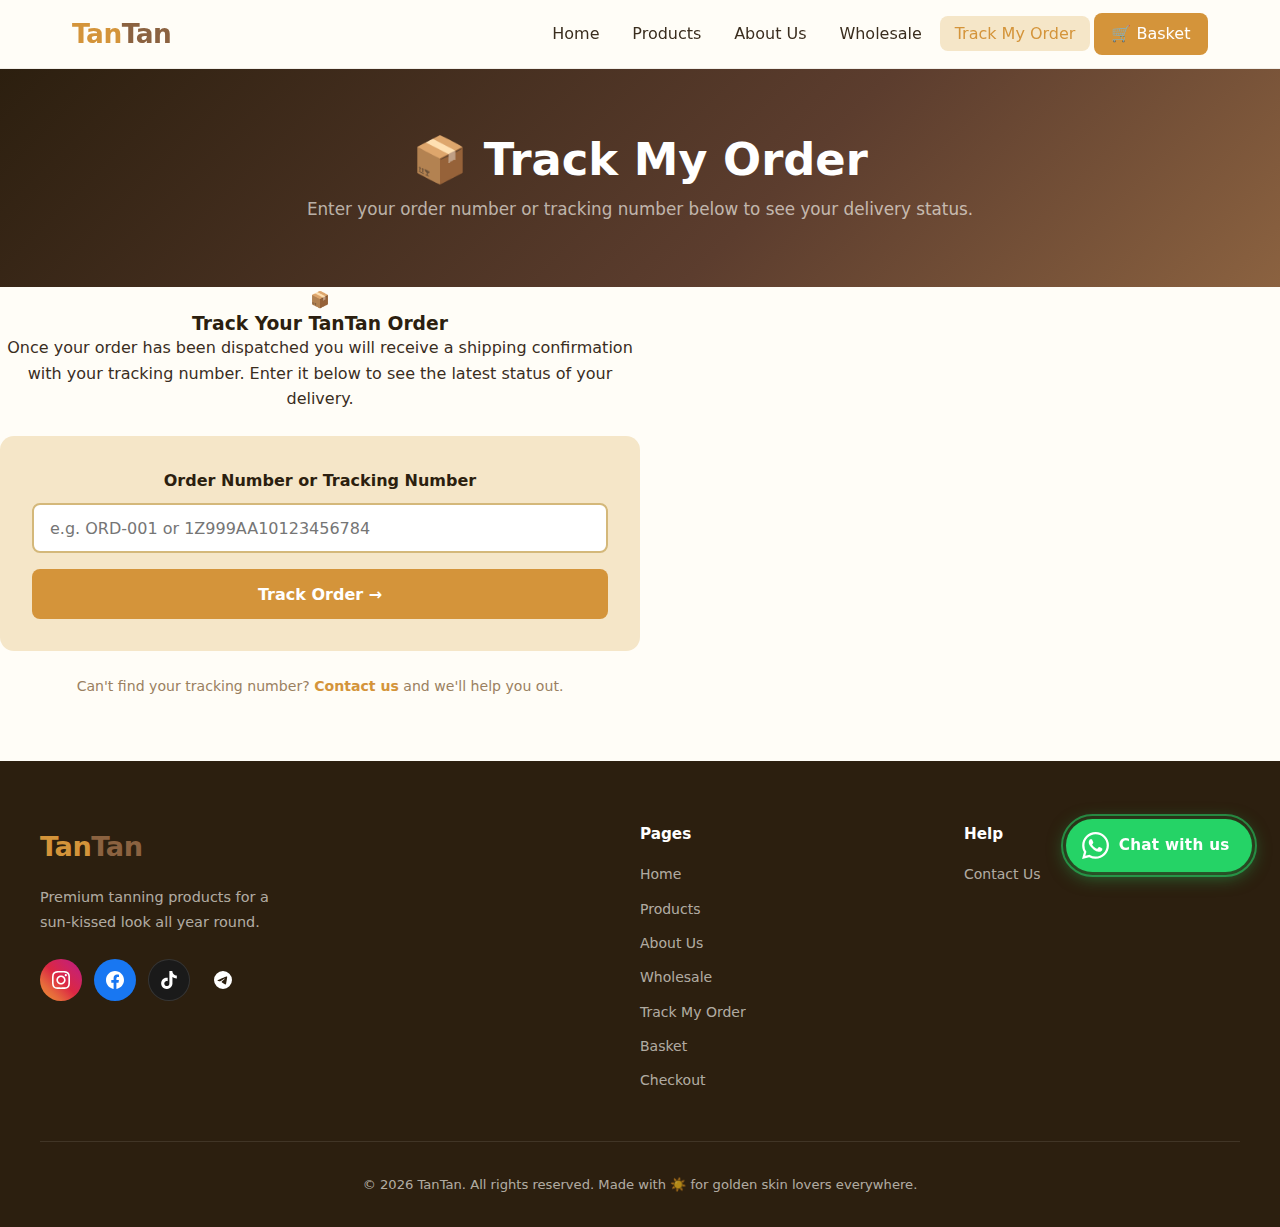
<file: tracking.html>
<!DOCTYPE html>
<html lang="en">
<head>
  <meta charset="UTF-8" />
  <meta name="viewport" content="width=device-width, initial-scale=1.0" />
  <title>Track My Order — TanTan</title>
  <link rel="stylesheet" href="styles.css?v=13" />
  <link rel="stylesheet" href="whatsapp.css" />
</head>
<body>

  <!-- ── Navigation ── -->
  <header>
    <nav>
      <a href="home.html" class="logo">Tan<em>Tan</em></a>
      <ul class="nav-links">
        <li><a href="home.html">Home</a></li>
        <li><a href="products.html">Products</a></li>
        <li><a href="about.html">About Us</a></li>
        <li><a href="wholesale.html">Wholesale</a></li>
        <li><a href="tracking.html" class="active">Track My Order</a></li>
        <li><a href="basket.html" class="basket-nav-link">
          🛒 Basket <span class="basket-badge" id="basket-badge" style="display:none">0</span>
        </a></li>
      </ul>
      <button class="hamburger" aria-label="Menu">
        <span></span><span></span><span></span>
      </button>
    </nav>
  </header>

  <main>

    <!-- ── Page Hero ── -->
    <section class="page-hero">
      <h1>📦 Track My Order</h1>
      <p>Enter your order number or tracking number below to see your delivery status.</p>
    </section>

    <section class="about-story">
      <div class="container" style="max-width:640px">
        <div class="about-story-block" style="text-align:center">
          <div class="about-story-icon">📦</div>
          <h3>Track Your TanTan Order</h3>
          <p style="margin-bottom:1.5rem">Once your order has been dispatched you will receive a shipping confirmation with your tracking number. Enter it below to see the latest status of your delivery.</p>
          <div style="background:var(--sand-light);border-radius:var(--radius);padding:2rem;margin-bottom:1.5rem">
            <label style="display:block;font-weight:700;margin-bottom:0.6rem;color:var(--dark)">Order Number or Tracking Number</label>
            <input type="text" placeholder="e.g. ORD-001 or 1Z999AA10123456784"
              style="width:100%;padding:0.85rem 1rem;border:2px solid var(--sand-dark);border-radius:var(--radius-sm);font-size:1rem;font-family:inherit;background:var(--white);color:var(--text);outline:none;box-sizing:border-box" />
            <button onclick="alert('Please contact us via WhatsApp or email with your order number and we will get your tracking information right away.')"
              style="margin-top:1rem;width:100%;padding:0.95rem;background:var(--golden);color:#fff;border:none;border-radius:var(--radius-sm);font-size:1rem;font-weight:700;cursor:pointer;font-family:inherit">
              Track Order →
            </button>
          </div>
          <p style="color:var(--muted);font-size:0.88rem">Can't find your tracking number? <a href="contact.html" style="color:var(--golden);font-weight:600">Contact us</a> and we'll help you out.</p>
        </div>
      </div>
    </section>

  </main>

  <!-- ── Footer ── -->
  <footer>
    <div class="footer-inner">
      <div class="footer-grid">
        <div class="footer-brand">
          <a href="home.html" class="logo">Tan<em>Tan</em></a>
          <p>Premium tanning products for a sun-kissed look all year round.</p>
          <div class="footer-social">
            <a href="https://www.instagram.com" target="_blank" rel="noopener" class="fsoc ig" aria-label="Instagram">
              <svg viewBox="0 0 24 24"><path d="M12 2.163c3.204 0 3.584.012 4.85.07 3.252.148 4.771 1.691 4.919 4.919.058 1.265.069 1.645.069 4.849 0 3.205-.012 3.584-.069 4.849-.149 3.225-1.664 4.771-4.919 4.919-1.266.058-1.644.07-4.85.07-3.204 0-3.584-.012-4.849-.07-3.26-.149-4.771-1.699-4.919-4.92-.058-1.265-.07-1.644-.07-4.849 0-3.204.013-3.583.07-4.849.149-3.227 1.664-4.771 4.919-4.919 1.266-.057 1.645-.069 4.849-.069zm0-2.163c-3.259 0-3.667.014-4.947.072-4.358.2-6.78 2.618-6.98 6.98-.059 1.281-.073 1.689-.073 4.948 0 3.259.014 3.668.072 4.948.2 4.358 2.618 6.78 6.98 6.98 1.281.058 1.689.072 4.948.072 3.259 0 3.668-.014 4.948-.072 4.354-.2 6.782-2.618 6.979-6.98.059-1.28.073-1.689.073-4.948 0-3.259-.014-3.667-.072-4.947-.196-4.354-2.617-6.78-6.979-6.98-1.281-.059-1.69-.073-4.949-.073zm0 5.838c-3.403 0-6.162 2.759-6.162 6.162s2.759 6.163 6.162 6.163 6.162-2.759 6.162-6.163c0-3.403-2.759-6.162-6.162-6.162zm0 10.162c-2.209 0-4-1.79-4-4 0-2.209 1.791-4 4-4s4 1.791 4 4c0 2.21-1.791 4-4 4zm6.406-11.845c-.796 0-1.441.645-1.441 1.44s.645 1.44 1.441 1.44c.795 0 1.439-.645 1.439-1.44s-.644-1.44-1.439-1.44z"/></svg>
            </a>
            <a href="https://www.facebook.com" target="_blank" rel="noopener" class="fsoc fb" aria-label="Facebook">
              <svg viewBox="0 0 24 24"><path d="M24 12.073c0-6.627-5.373-12-12-12s-12 5.373-12 12c0 5.99 4.388 10.954 10.125 11.854v-8.385H7.078v-3.47h3.047V9.43c0-3.007 1.792-4.669 4.533-4.669 1.312 0 2.686.235 2.686.235v2.953H15.83c-1.491 0-1.956.925-1.956 1.874v2.25h3.328l-.532 3.47h-2.796v8.385C19.612 23.027 24 18.062 24 12.073z"/></svg>
            </a>
            <a href="https://www.tiktok.com" target="_blank" rel="noopener" class="fsoc tt" aria-label="TikTok">
              <svg viewBox="0 0 24 24"><path d="M12.525.02c1.31-.02 2.61-.01 3.91-.02.08 1.53.63 3.09 1.75 4.17 1.12 1.11 2.7 1.62 4.24 1.79v4.03c-1.44-.05-2.89-.35-4.2-.97-.57-.26-1.1-.59-1.62-.93-.01 2.92.01 5.84-.02 8.75-.08 1.4-.54 2.79-1.35 3.94-1.31 1.92-3.58 3.17-5.91 3.21-1.43.08-2.86-.31-4.08-1.03-2.02-1.19-3.44-3.37-3.65-5.71-.02-.5-.03-1-.01-1.49.18-1.9 1.12-3.72 2.58-4.96 1.66-1.44 3.98-2.13 6.15-1.72.02 1.48-.04 2.96-.04 4.44-.99-.32-2.15-.23-3.02.37-.63.41-1.11 1.04-1.36 1.75-.21.51-.15 1.07-.14 1.61.24 1.64 1.82 3.02 3.5 2.87 1.12-.01 2.19-.66 2.77-1.61.19-.33.4-.67.41-1.06.1-1.79.06-3.57.07-5.36.01-4.03-.01-8.05.02-12.07z"/></svg>
            </a>
            <a href="https://t.me/" target="_blank" rel="noopener" class="fsoc tg" aria-label="Telegram">
              <svg viewBox="0 0 24 24"><path d="M11.944 0A12 12 0 0 0 0 12a12 12 0 0 0 12 12 12 12 0 0 0 12-12A12 12 0 0 0 12 0a12 12 0 0 0-.056 0zm4.962 7.224c.1-.002.321.023.465.14a.506.506 0 0 1 .171.325c.016.093.036.306.02.472-.18 1.898-.962 6.502-1.36 8.627-.168.9-.499 1.201-.82 1.23-.696.065-1.225-.46-1.9-.902-1.056-.693-1.653-1.124-2.678-1.8-1.185-.78-.417-1.21.258-1.91.177-.184 3.247-2.977 3.307-3.23.007-.032.014-.15-.056-.212s-.174-.041-.249-.024c-.106.024-1.793 1.14-5.061 3.345-.48.33-.913.49-1.302.48-.428-.008-1.252-.241-1.865-.44-.752-.245-1.349-.374-1.297-.789.027-.216.325-.437.893-.663 3.498-1.524 5.83-2.529 6.998-3.014 3.332-1.386 4.025-1.627 4.476-1.635z"/></svg>
            </a>
          </div>
        </div>
        <div class="footer-col">
          <h4>Pages</h4>
          <ul>
            <li><a href="home.html">Home</a></li>
            <li><a href="products.html">Products</a></li>
            <li><a href="about.html">About Us</a></li>
            <li><a href="wholesale.html">Wholesale</a></li>
            <li><a href="tracking.html">Track My Order</a></li>
            <li><a href="basket.html">Basket</a></li>
            <li><a href="checkout.html">Checkout</a></li>
          </ul>
        </div>
        <div class="footer-col">
          <h4>Help</h4>
          <ul>
            <li><a href="contact.html">Contact Us</a></li>
          </ul>
        </div>
      </div>
      <div class="footer-bottom">
        <p>&copy; 2026 TanTan. All rights reserved. Made with ☀️ for golden skin lovers everywhere.</p>
      </div>
    </div>
  </footer>

  <script src="script.js?v=39"></script>

  <!-- ── WhatsApp floating chat button ── -->
  <a href="https://wa.me/00000000000?text=Hi%20TanTan!%20I%20would%20like%20to%20know%20more%20about%20your%20products"
     class="wa-btn" target="_blank" rel="noopener noreferrer"
     aria-label="Chat with us on WhatsApp">
    <svg class="wa-icon" xmlns="http://www.w3.org/2000/svg" viewBox="0 0 24 24" fill="white" aria-hidden="true">
      <path d="M17.472 14.382c-.297-.149-1.758-.867-2.03-.967-.273-.099-.471-.148-.67.15-.197.297-.767.966-.94 1.164-.173.199-.347.223-.644.075-.297-.15-1.255-.463-2.39-1.475-.883-.788-1.48-1.761-1.653-2.059-.173-.297-.018-.458.13-.606.134-.133.298-.347.446-.52.149-.174.198-.298.298-.497.099-.198.05-.371-.025-.52-.075-.149-.669-1.612-.916-2.207-.242-.579-.487-.5-.669-.51-.173-.008-.371-.01-.57-.01-.198 0-.52.074-.792.372-.272.297-1.04 1.016-1.04 2.479 0 1.462 1.065 2.875 1.213 3.074.149.198 2.096 3.2 5.077 4.487.709.306 1.262.489 1.694.625.712.227 1.36.195 1.871.118.571-.085 1.758-.719 2.006-1.413.248-.694.248-1.289.173-1.413-.074-.124-.272-.198-.57-.347m-5.421 7.403h-.004a9.87 9.87 0 01-5.031-1.378l-.361-.214-3.741.982.998-3.648-.235-.374a9.86 9.86 0 01-1.51-5.26c.001-5.45 4.436-9.884 9.888-9.884 2.64 0 5.122 1.03 6.988 2.898a9.825 9.825 0 012.893 6.994c-.003 5.45-4.437 9.884-9.885 9.884m8.413-18.297A11.815 11.815 0 0012.05 0C5.495 0 .16 5.335.157 11.892c0 2.096.547 4.142 1.588 5.945L.057 24l6.305-1.654a11.882 11.882 0 005.683 1.448h.005c6.554 0 11.89-5.335 11.893-11.893a11.821 11.821 0 00-3.48-8.413Z"/>
    </svg>
    <span class="wa-label">Chat with us</span>
  </a>
</body>
</html>
</file>
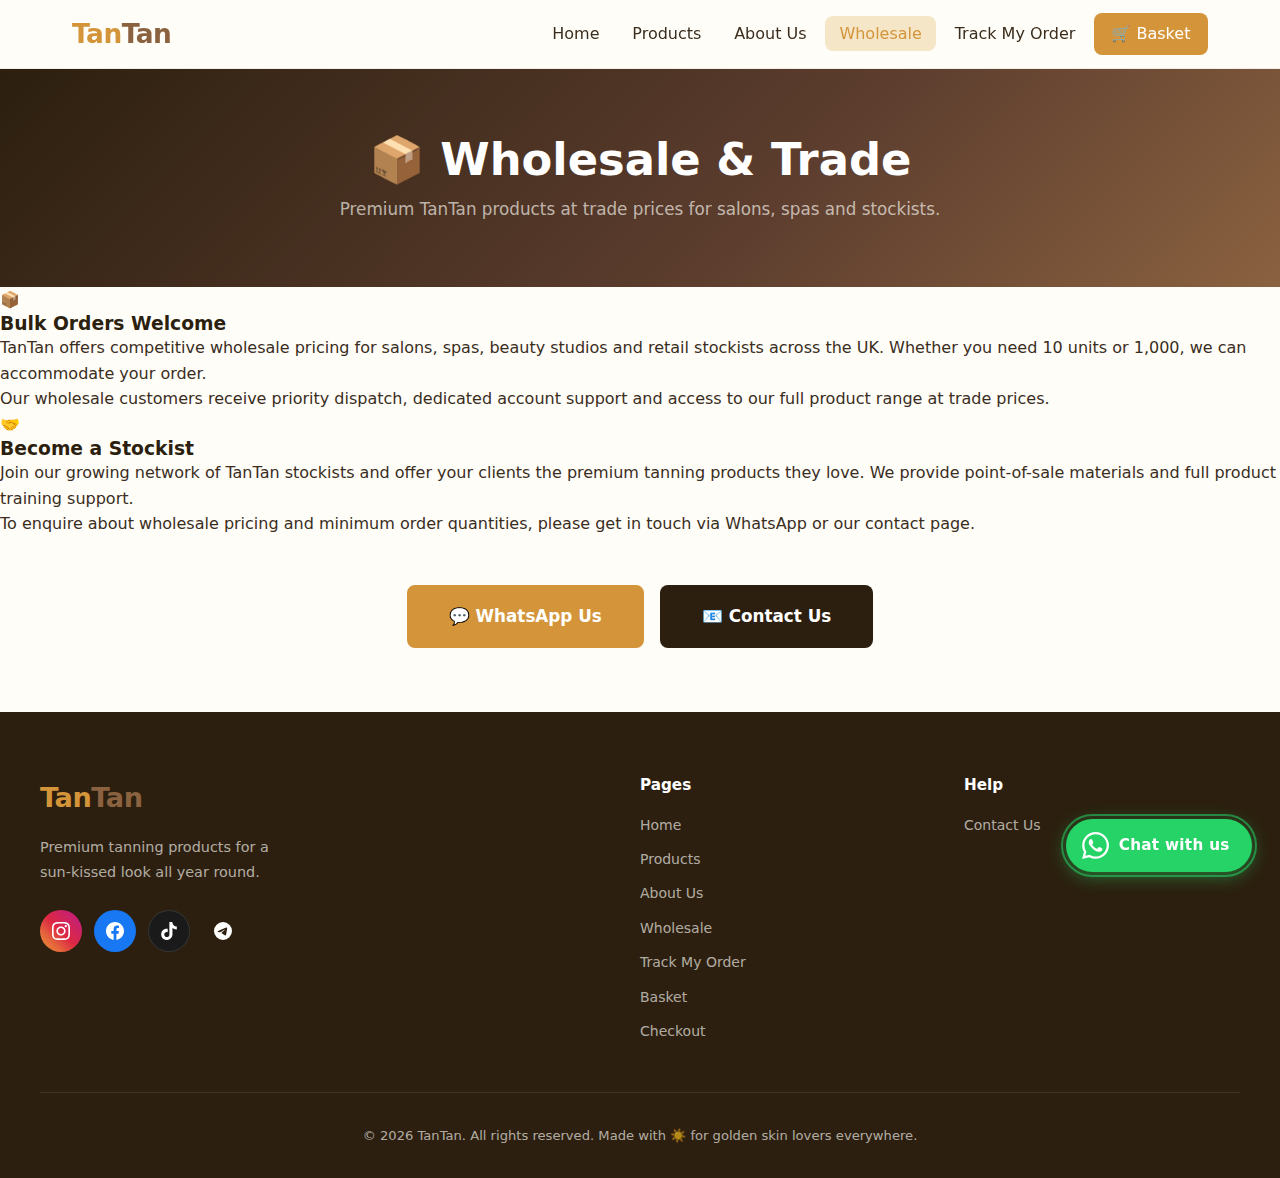
<file: wholesale.html>
<!DOCTYPE html>
<html lang="en">
<head>
  <meta charset="UTF-8" />
  <meta name="viewport" content="width=device-width, initial-scale=1.0" />
  <title>Wholesale — TanTan</title>
  <link rel="stylesheet" href="styles.css?v=13" />
  <link rel="stylesheet" href="whatsapp.css" />
</head>
<body>

  <!-- ── Navigation ── -->
  <header>
    <nav>
      <a href="home.html" class="logo">Tan<em>Tan</em></a>
      <ul class="nav-links">
        <li><a href="home.html">Home</a></li>
        <li><a href="products.html">Products</a></li>
        <li><a href="about.html">About Us</a></li>
        <li><a href="wholesale.html" class="active">Wholesale</a></li>
        <li><a href="tracking.html">Track My Order</a></li>
        <li><a href="basket.html" class="basket-nav-link">
          🛒 Basket <span class="basket-badge" id="basket-badge" style="display:none">0</span>
        </a></li>
      </ul>
      <button class="hamburger" aria-label="Menu">
        <span></span><span></span><span></span>
      </button>
    </nav>
  </header>

  <main>

    <!-- ── Page Hero ── -->
    <section class="page-hero">
      <h1>📦 Wholesale &amp; Trade</h1>
      <p>Premium TanTan products at trade prices for salons, spas and stockists.</p>
    </section>

    <section class="about-story">
      <div class="container">
        <div class="about-story-grid">
          <div class="about-story-block">
            <div class="about-story-icon">📦</div>
            <h3>Bulk Orders Welcome</h3>
            <p>TanTan offers competitive wholesale pricing for salons, spas, beauty studios and retail stockists across the UK. Whether you need 10 units or 1,000, we can accommodate your order.</p>
            <p>Our wholesale customers receive priority dispatch, dedicated account support and access to our full product range at trade prices.</p>
          </div>
          <div class="about-story-block">
            <div class="about-story-icon">🤝</div>
            <h3>Become a Stockist</h3>
            <p>Join our growing network of TanTan stockists and offer your clients the premium tanning products they love. We provide point-of-sale materials and full product training support.</p>
            <p>To enquire about wholesale pricing and minimum order quantities, please get in touch via WhatsApp or our contact page.</p>
          </div>
        </div>
        <div style="text-align:center;margin-top:3rem;display:flex;gap:1rem;justify-content:center;flex-wrap:wrap">
          <a href="https://wa.me/00000000000?text=Hi%20TanTan!%20I%20am%20interested%20in%20wholesale%20pricing" target="_blank" rel="noopener" class="btn btn-primary btn-lg">💬 WhatsApp Us</a>
          <a href="contact.html" class="btn btn-dark btn-lg">📧 Contact Us</a>
        </div>
      </div>
    </section>

  </main>

  <!-- ── Footer ── -->
  <footer>
    <div class="footer-inner">
      <div class="footer-grid">
        <div class="footer-brand">
          <a href="home.html" class="logo">Tan<em>Tan</em></a>
          <p>Premium tanning products for a sun-kissed look all year round.</p>
          <div class="footer-social">
            <a href="https://www.instagram.com" target="_blank" rel="noopener" class="fsoc ig" aria-label="Instagram">
              <svg viewBox="0 0 24 24"><path d="M12 2.163c3.204 0 3.584.012 4.85.07 3.252.148 4.771 1.691 4.919 4.919.058 1.265.069 1.645.069 4.849 0 3.205-.012 3.584-.069 4.849-.149 3.225-1.664 4.771-4.919 4.919-1.266.058-1.644.07-4.85.07-3.204 0-3.584-.012-4.849-.07-3.26-.149-4.771-1.699-4.919-4.92-.058-1.265-.07-1.644-.07-4.849 0-3.204.013-3.583.07-4.849.149-3.227 1.664-4.771 4.919-4.919 1.266-.057 1.645-.069 4.849-.069zm0-2.163c-3.259 0-3.667.014-4.947.072-4.358.2-6.78 2.618-6.98 6.98-.059 1.281-.073 1.689-.073 4.948 0 3.259.014 3.668.072 4.948.2 4.358 2.618 6.78 6.98 6.98 1.281.058 1.689.072 4.948.072 3.259 0 3.668-.014 4.948-.072 4.354-.2 6.782-2.618 6.979-6.98.059-1.28.073-1.689.073-4.948 0-3.259-.014-3.667-.072-4.947-.196-4.354-2.617-6.78-6.979-6.98-1.281-.059-1.69-.073-4.949-.073zm0 5.838c-3.403 0-6.162 2.759-6.162 6.162s2.759 6.163 6.162 6.163 6.162-2.759 6.162-6.163c0-3.403-2.759-6.162-6.162-6.162zm0 10.162c-2.209 0-4-1.79-4-4 0-2.209 1.791-4 4-4s4 1.791 4 4c0 2.21-1.791 4-4 4zm6.406-11.845c-.796 0-1.441.645-1.441 1.44s.645 1.44 1.441 1.44c.795 0 1.439-.645 1.439-1.44s-.644-1.44-1.439-1.44z"/></svg>
            </a>
            <a href="https://www.facebook.com" target="_blank" rel="noopener" class="fsoc fb" aria-label="Facebook">
              <svg viewBox="0 0 24 24"><path d="M24 12.073c0-6.627-5.373-12-12-12s-12 5.373-12 12c0 5.99 4.388 10.954 10.125 11.854v-8.385H7.078v-3.47h3.047V9.43c0-3.007 1.792-4.669 4.533-4.669 1.312 0 2.686.235 2.686.235v2.953H15.83c-1.491 0-1.956.925-1.956 1.874v2.25h3.328l-.532 3.47h-2.796v8.385C19.612 23.027 24 18.062 24 12.073z"/></svg>
            </a>
            <a href="https://www.tiktok.com" target="_blank" rel="noopener" class="fsoc tt" aria-label="TikTok">
              <svg viewBox="0 0 24 24"><path d="M12.525.02c1.31-.02 2.61-.01 3.91-.02.08 1.53.63 3.09 1.75 4.17 1.12 1.11 2.7 1.62 4.24 1.79v4.03c-1.44-.05-2.89-.35-4.2-.97-.57-.26-1.1-.59-1.62-.93-.01 2.92.01 5.84-.02 8.75-.08 1.4-.54 2.79-1.35 3.94-1.31 1.92-3.58 3.17-5.91 3.21-1.43.08-2.86-.31-4.08-1.03-2.02-1.19-3.44-3.37-3.65-5.71-.02-.5-.03-1-.01-1.49.18-1.9 1.12-3.72 2.58-4.96 1.66-1.44 3.98-2.13 6.15-1.72.02 1.48-.04 2.96-.04 4.44-.99-.32-2.15-.23-3.02.37-.63.41-1.11 1.04-1.36 1.75-.21.51-.15 1.07-.14 1.61.24 1.64 1.82 3.02 3.5 2.87 1.12-.01 2.19-.66 2.77-1.61.19-.33.4-.67.41-1.06.1-1.79.06-3.57.07-5.36.01-4.03-.01-8.05.02-12.07z"/></svg>
            </a>
            <a href="https://t.me/" target="_blank" rel="noopener" class="fsoc tg" aria-label="Telegram">
              <svg viewBox="0 0 24 24"><path d="M11.944 0A12 12 0 0 0 0 12a12 12 0 0 0 12 12 12 12 0 0 0 12-12A12 12 0 0 0 12 0a12 12 0 0 0-.056 0zm4.962 7.224c.1-.002.321.023.465.14a.506.506 0 0 1 .171.325c.016.093.036.306.02.472-.18 1.898-.962 6.502-1.36 8.627-.168.9-.499 1.201-.82 1.23-.696.065-1.225-.46-1.9-.902-1.056-.693-1.653-1.124-2.678-1.8-1.185-.78-.417-1.21.258-1.91.177-.184 3.247-2.977 3.307-3.23.007-.032.014-.15-.056-.212s-.174-.041-.249-.024c-.106.024-1.793 1.14-5.061 3.345-.48.33-.913.49-1.302.48-.428-.008-1.252-.241-1.865-.44-.752-.245-1.349-.374-1.297-.789.027-.216.325-.437.893-.663 3.498-1.524 5.83-2.529 6.998-3.014 3.332-1.386 4.025-1.627 4.476-1.635z"/></svg>
            </a>
          </div>
        </div>
        <div class="footer-col">
          <h4>Pages</h4>
          <ul>
            <li><a href="home.html">Home</a></li>
            <li><a href="products.html">Products</a></li>
            <li><a href="about.html">About Us</a></li>
            <li><a href="wholesale.html">Wholesale</a></li>
            <li><a href="tracking.html">Track My Order</a></li>
            <li><a href="basket.html">Basket</a></li>
            <li><a href="checkout.html">Checkout</a></li>
          </ul>
        </div>
        <div class="footer-col">
          <h4>Help</h4>
          <ul>
            <li><a href="contact.html">Contact Us</a></li>
          </ul>
        </div>
      </div>
      <div class="footer-bottom">
        <p>&copy; 2026 TanTan. All rights reserved. Made with ☀️ for golden skin lovers everywhere.</p>
      </div>
    </div>
  </footer>

  <script src="script.js?v=39"></script>

  <!-- ── WhatsApp floating chat button ── -->
  <a href="https://wa.me/00000000000?text=Hi%20TanTan!%20I%20would%20like%20to%20know%20more%20about%20your%20products"
     class="wa-btn" target="_blank" rel="noopener noreferrer"
     aria-label="Chat with us on WhatsApp">
    <svg class="wa-icon" xmlns="http://www.w3.org/2000/svg" viewBox="0 0 24 24" fill="white" aria-hidden="true">
      <path d="M17.472 14.382c-.297-.149-1.758-.867-2.03-.967-.273-.099-.471-.148-.67.15-.197.297-.767.966-.94 1.164-.173.199-.347.223-.644.075-.297-.15-1.255-.463-2.39-1.475-.883-.788-1.48-1.761-1.653-2.059-.173-.297-.018-.458.13-.606.134-.133.298-.347.446-.52.149-.174.198-.298.298-.497.099-.198.05-.371-.025-.52-.075-.149-.669-1.612-.916-2.207-.242-.579-.487-.5-.669-.51-.173-.008-.371-.01-.57-.01-.198 0-.52.074-.792.372-.272.297-1.04 1.016-1.04 2.479 0 1.462 1.065 2.875 1.213 3.074.149.198 2.096 3.2 5.077 4.487.709.306 1.262.489 1.694.625.712.227 1.36.195 1.871.118.571-.085 1.758-.719 2.006-1.413.248-.694.248-1.289.173-1.413-.074-.124-.272-.198-.57-.347m-5.421 7.403h-.004a9.87 9.87 0 01-5.031-1.378l-.361-.214-3.741.982.998-3.648-.235-.374a9.86 9.86 0 01-1.51-5.26c.001-5.45 4.436-9.884 9.888-9.884 2.64 0 5.122 1.03 6.988 2.898a9.825 9.825 0 012.893 6.994c-.003 5.45-4.437 9.884-9.885 9.884m8.413-18.297A11.815 11.815 0 0012.05 0C5.495 0 .16 5.335.157 11.892c0 2.096.547 4.142 1.588 5.945L.057 24l6.305-1.654a11.882 11.882 0 005.683 1.448h.005c6.554 0 11.89-5.335 11.893-11.893a11.821 11.821 0 00-3.48-8.413Z"/>
    </svg>
    <span class="wa-label">Chat with us</span>
  </a>
</body>
</html>
</file>
<file: styles.css>
/* ============================================
   TANTAN — Main Stylesheet
   ============================================ */

/* --- Variables --- */
:root {
  --cream:        #fffdf7;
  --sand-light:   #f5e6c8;
  --sand:         #e8d3a0;
  --sand-dark:    #d4b87a;
  --golden:       #d4943a;
  --golden-dark:  #b07830;
  --tan:          #8b6240;
  --brown:        #5c3d2e;
  --dark:         #2c1f0f;
  --text:         #3a2d1e;
  --muted:        #9a8060;
  --white:        #ffffff;
  --shadow-sm:    0 2px 8px  rgba(58,45,30,0.10);
  --shadow-md:    0 6px 24px rgba(58,45,30,0.14);
  --shadow-lg:    0 12px 48px rgba(58,45,30,0.20);
  --radius:       14px;
  --radius-sm:    8px;
  --ease:         0.25s ease;
}

/* --- Reset --- */
*, *::before, *::after { box-sizing: border-box; margin: 0; padding: 0; }
html  { scroll-behavior: smooth; -webkit-font-smoothing: antialiased; }
body  { font-family: 'Segoe UI', system-ui, -apple-system, sans-serif; background: var(--cream); color: var(--text); line-height: 1.6; }
img   { max-width: 100%; display: block; }
a     { text-decoration: none; color: inherit; }
ul    { list-style: none; }
button { font-family: inherit; }

/* ============================================
   TYPOGRAPHY
   ============================================ */
h1, h2, h3, h4 { line-height: 1.2; color: var(--dark); }

/* ============================================
   BUTTONS
   ============================================ */
.btn {
  display: inline-flex;
  align-items: center;
  justify-content: center;
  gap: 0.5rem;
  padding: 0.85rem 2rem;
  border-radius: var(--radius-sm);
  font-size: 1rem;
  font-weight: 600;
  cursor: pointer;
  transition: all var(--ease);
  border: 2px solid transparent;
  white-space: nowrap;
}
.btn-primary  { background: var(--golden); color: var(--white); border-color: var(--golden); }
.btn-primary:hover { background: var(--golden-dark); border-color: var(--golden-dark); transform: translateY(-2px); box-shadow: 0 6px 20px rgba(212,148,58,0.45); }
.btn-outline  { background: transparent; color: var(--white); border-color: rgba(255,255,255,0.55); }
.btn-outline:hover { background: rgba(255,255,255,0.12); border-color: var(--white); }
.btn-dark     { background: var(--dark); color: var(--white); }
.btn-dark:hover { background: var(--brown); transform: translateY(-2px); box-shadow: var(--shadow-md); }
.btn-full { width: 100%; }
.btn-lg { padding: 1rem 2.5rem; font-size: 1.05rem; }

/* ============================================
   NAVIGATION
   ============================================ */
header {
  position: sticky; top: 0; z-index: 1000;
  background: rgba(255,253,247,0.96);
  backdrop-filter: blur(12px);
  -webkit-backdrop-filter: blur(12px);
  border-bottom: 1px solid rgba(58,45,30,0.07);
}
nav {
  max-width: 1200px; margin: 0 auto;
  padding: 0 2rem; height: 68px;
  display: flex; align-items: center; justify-content: space-between; gap: 1rem;
}
.logo {
  font-size: 1.65rem; font-weight: 800;
  color: var(--golden); letter-spacing: -0.5px; flex-shrink: 0;
}
.logo em { font-style: normal; color: var(--tan); }
.nav-links { display: flex; align-items: center; gap: 0.25rem; }
.nav-links a {
  padding: 0.5rem 0.9rem; border-radius: var(--radius-sm);
  font-weight: 500; color: var(--text);
  transition: all var(--ease);
}
.nav-links a:hover, .nav-links a.active { background: var(--sand-light); color: var(--golden); }
.basket-nav-link {
  display: flex; align-items: center; gap: 0.45rem;
  background: var(--golden) !important; color: var(--white) !important;
  padding: 0.5rem 1.1rem !important; border-radius: var(--radius-sm) !important;
}
.basket-nav-link:hover { background: var(--golden-dark) !important; }
.basket-badge {
  background: var(--white); color: var(--golden);
  font-size: 0.72rem; font-weight: 800; min-width: 20px; height: 20px;
  border-radius: 50%; display: flex; align-items: center; justify-content: center;
  transition: transform var(--ease);
}
.basket-badge.pop { transform: scale(1.4); }
.hamburger {
  display: none; flex-direction: column; gap: 5px;
  background: none; border: none; cursor: pointer; padding: 0.4rem;
}
.hamburger span {
  display: block; width: 24px; height: 2px;
  background: var(--text); border-radius: 2px; transition: all var(--ease);
}

/* ============================================
   HERO — HOME
   ============================================ */
.hero {
  min-height: 92vh;
  background:
    radial-gradient(ellipse at 75% 40%, rgba(212,148,58,0.35) 0%, transparent 55%),
    radial-gradient(ellipse at 20% 85%, rgba(232,211,160,0.18) 0%, transparent 50%),
    linear-gradient(150deg, #2c1f0f 0%, #5c3d2e 35%, #8b6240 65%, #c8883a 100%);
  display: flex; align-items: center;
  padding: 5rem 2rem; position: relative; overflow: hidden;
}
.hero::after {
  content: '☀️';
  position: absolute; top: 6%; left: 0;
  font-size: clamp(5rem, 12vw, 11rem);
  opacity: 0.18; pointer-events: none; user-select: none;
  animation: sunTrack 32s linear infinite;
}
@keyframes sunTrack {
  0%   { transform: translateX(-14vw) translateY(3rem); }
  50%  { transform: translateX(44vw)  translateY(0);    }
  100% { transform: translateX(110vw) translateY(3rem); }
}

.hero-inner {
  max-width: 1200px; margin: 0 auto; width: 100%;
  position: relative; z-index: 1;
}
.hero-badge {
  display: inline-block;
  background: rgba(212,148,58,0.25); border: 1px solid rgba(212,148,58,0.45);
  color: var(--sand); padding: 0.35rem 1rem;
  border-radius: 100px; font-size: 0.8rem; font-weight: 700;
  letter-spacing: 1px; text-transform: uppercase; margin-bottom: 1.5rem;
}
.hero h1 {
  font-size: clamp(2.6rem, 6.5vw, 4.8rem); font-weight: 800;
  color: var(--white); letter-spacing: -1.5px; margin-bottom: 1.25rem; max-width: 680px;
}
.hero h1 .glow { color: var(--sand); }
.hero p {
  font-size: clamp(1rem, 2vw, 1.2rem); color: rgba(255,253,247,0.72);
  max-width: 480px; margin-bottom: 2.5rem;
}
.hero-ctas { display: flex; gap: 1rem; flex-wrap: wrap; }

/* ============================================
   FEATURES STRIP
   ============================================ */
.features-strip {
  background: var(--white);
  padding: 3.5rem 2rem;
}
.features-strip .container { max-width: 1200px; margin: 0 auto; }
.features-grid {
  display: grid;
  grid-template-columns: repeat(auto-fit, minmax(200px, 1fr));
  gap: 1.5rem;
}
.feature-card {
  text-align: center; padding: 1.75rem 1.25rem;
  border-radius: var(--radius); background: var(--sand-light);
  transition: transform var(--ease);
}
.feature-card:hover { transform: translateY(-4px); }
.feature-icon { font-size: 2.2rem; margin-bottom: 0.75rem; }
.feature-card h3 { font-size: 1rem; font-weight: 700; margin-bottom: 0.35rem; }
.feature-card p  { font-size: 0.85rem; color: var(--muted); }

/* ============================================
   SECTION SHARED
   ============================================ */
.section-header { text-align: center; margin-bottom: 2.5rem; }
.section-header h2 { font-size: clamp(1.8rem, 4vw, 2.4rem); font-weight: 800; margin-bottom: 0.6rem; }
.section-header p  { color: var(--muted); font-size: 1.05rem; }
.section-cta { text-align: center; margin-top: 2.5rem; }

/* ============================================
   FEATURED PRODUCTS (Home)
   ============================================ */
.featured-section {
  padding: 5rem 2rem;
  background: var(--sand-light);
}
.featured-section .container { max-width: 1200px; margin: 0 auto; }

/* ============================================
   SOCIAL SECTION (Home)
   ============================================ */
.social-section {
  padding: 5rem 2rem;
  background: var(--dark);
  text-align: center;
}
.social-section h2 { color: var(--white); font-size: 2.2rem; margin-bottom: 0.75rem; }
.social-section p  { color: rgba(255,253,247,0.6); margin-bottom: 2.5rem; font-size: 1.05rem; }
.social-buttons { display: flex; gap: 1.25rem; justify-content: center; flex-wrap: wrap; }
.social-btn {
  display: flex; align-items: center; gap: 0.75rem;
  padding: 0.85rem 1.75rem; border-radius: var(--radius-sm);
  font-weight: 700; font-size: 1rem; color: var(--white);
  transition: all var(--ease);
}
.social-btn svg { width: 22px; height: 22px; fill: var(--white); flex-shrink: 0; }
.social-btn:hover { transform: translateY(-3px); box-shadow: 0 8px 24px rgba(0,0,0,0.35); }
.social-btn.instagram {
  background: linear-gradient(45deg, #f09433 0%, #e6683c 25%, #dc2743 50%, #cc2366 75%, #bc1888 100%);
}
.social-btn.facebook  { background: #1877f2; }
.social-btn.tiktok    { background: #010101; border: 1px solid rgba(255,255,255,0.2); }

/* ============================================
   PAGE HERO (inner pages)
   ============================================ */
.page-hero {
  background: linear-gradient(135deg, var(--dark) 0%, var(--brown) 60%, var(--tan) 100%);
  padding: 4rem 2rem; text-align: center;
}
.page-hero h1 { font-size: clamp(2rem, 5vw, 2.8rem); font-weight: 800; color: var(--white); margin-bottom: 0.6rem; }
.page-hero p  { color: rgba(255,253,247,0.65); font-size: 1.05rem; }

/* ============================================
   PRODUCT GRID
   ============================================ */
.products-section {
  padding: 4rem 2rem;
  max-width: 1200px; margin: 0 auto;
}
.products-grid {
  display: grid;
  grid-template-columns: repeat(auto-fill, minmax(270px, 1fr));
  gap: 1.75rem;
}

/* Product Card */
.product-card {
  background: var(--white); border-radius: var(--radius);
  overflow: hidden; box-shadow: var(--shadow-sm);
  transition: all var(--ease);
  display: flex; flex-direction: column;
}
.product-card:hover { transform: translateY(-7px); box-shadow: var(--shadow-md); }

.product-img {
  height: 210px; display: flex; align-items: center; justify-content: center;
  font-size: 4.5rem; position: relative; overflow: hidden;
}

/* Product gradient themes */
.g1 { background: linear-gradient(135deg, #fdecc8 0%, #e8a040 100%); }
.g2 { background: linear-gradient(135deg, #f0e8d0 0%, #c8a060 100%); }
.g3 { background: linear-gradient(135deg, #fce8a0 0%, #d49030 100%); }
.g4 { background: linear-gradient(135deg, #e8c880 0%, #7c4e18 100%); }
.g5 { background: linear-gradient(135deg, #f8ead0 0%, #e09878 100%); }
.g6 { background: linear-gradient(135deg, #fcd8b0 0%, #c86840 100%); }
.g7 { background: linear-gradient(135deg, #ece0d0 0%, #b09070 100%); }
.g8 { background: linear-gradient(135deg, #f4ede0 0%, #c8a870 100%); }

/* Fruity flavour gradients */
.gfrs { background: linear-gradient(135deg, #ffd0d8 0%, #e83058 100%); } /* strawberry */
.gfro { background: linear-gradient(135deg, #ffe4b0 0%, #ff7800 100%); } /* orange     */
.gfrw { background: linear-gradient(135deg, #c8f0a8 0%, #e82848 100%); } /* watermelon */
.gfrc { background: linear-gradient(135deg, #f4ede0 0%, #c8a060 100%); } /* coconut    */

/* Spray tan solution depth gradients */
.gspl { background: linear-gradient(135deg, #fef8e8 0%, #e8d068 100%); } /* light  */
.gspm { background: linear-gradient(135deg, #f0d890 0%, #c87828 100%); } /* medium */
.gspd { background: linear-gradient(135deg, #d49050 0%, #4c2808 100%); } /* dark   */

.product-body { padding: 1.4rem; flex: 1; display: flex; flex-direction: column; }
.product-name { font-size: 1.05rem; font-weight: 700; margin-bottom: 0.35rem; }
.product-desc { color: var(--muted); font-size: 0.875rem; flex: 1; margin-bottom: 1.2rem; line-height: 1.5; }
.product-footer { display: flex; align-items: center; justify-content: space-between; gap: 0.75rem; }
.product-price { font-size: 1.3rem; font-weight: 800; color: var(--golden); }
/* Category sections on products page */
.cat-section { margin-bottom: 4rem; }
.cat-title {
  font-size: 1.55rem; font-weight: 800; color: var(--dark);
  margin-bottom: 1.5rem; padding-bottom: 0.8rem;
  border-bottom: 3px solid var(--sand);
  display: flex; align-items: center; gap: 0.6rem;
}
.cat-icon { font-size: 1.3rem; }

.add-btn {
  background: var(--golden); color: var(--white);
  border: none; padding: 0.55rem 1.1rem;
  border-radius: var(--radius-sm); font-size: 0.875rem; font-weight: 700;
  cursor: pointer; transition: all var(--ease); white-space: nowrap;
}
.add-btn:hover   { background: var(--golden-dark); transform: scale(1.04); }
.add-btn.confirm { background: #2e7d32; }

/* ============================================
   TOAST
   ============================================ */
.toast {
  position: fixed; bottom: 1.75rem; left: 50%;
  transform: translateX(-50%) translateY(80px);
  background: var(--dark); color: var(--white);
  padding: 0.85rem 1.75rem; border-radius: 100px;
  font-size: 0.9rem; font-weight: 600; z-index: 9999;
  transition: transform 0.3s cubic-bezier(0.34,1.56,0.64,1);
  white-space: nowrap; box-shadow: var(--shadow-lg);
  pointer-events: none;
}
.toast.show { transform: translateX(-50%) translateY(0); }

/* ============================================
   BASKET PAGE
   ============================================ */
.basket-wrapper {
  max-width: 1050px; margin: 0 auto; padding: 3rem 2rem;
}
.basket-layout {
  display: grid; grid-template-columns: 1fr 320px;
  gap: 2rem; align-items: start;
}
.basket-list { display: flex; flex-direction: column; gap: 1rem; }

.basket-item {
  background: var(--white); border-radius: var(--radius);
  padding: 1.25rem; display: flex; align-items: center; gap: 1.25rem;
  box-shadow: var(--shadow-sm); transition: box-shadow var(--ease);
}
.basket-item:hover { box-shadow: var(--shadow-md); }
.basket-item-img {
  width: 76px; height: 76px; border-radius: var(--radius-sm);
  display: flex; align-items: center; justify-content: center;
  font-size: 2rem; flex-shrink: 0;
}
.basket-item-info { flex: 1; min-width: 0; }
.basket-item-name  { font-weight: 700; font-size: 0.975rem; margin-bottom: 0.2rem; }
.basket-item-price { color: var(--golden); font-weight: 700; font-size: 0.9rem; }
.basket-item-controls { display: flex; align-items: center; gap: 0.6rem; }
.qty-btn {
  width: 32px; height: 32px; border-radius: 50%;
  border: 2px solid var(--sand); background: var(--cream);
  cursor: pointer; font-size: 1.1rem; font-weight: 700; color: var(--text);
  display: flex; align-items: center; justify-content: center;
  transition: all var(--ease); line-height: 1;
}
.qty-btn:hover { border-color: var(--golden); color: var(--golden); }
.qty-val { font-weight: 700; min-width: 24px; text-align: center; font-size: 1rem; }
.remove-btn {
  background: none; border: none; color: var(--muted);
  cursor: pointer; font-size: 1.25rem; padding: 0.2rem 0.4rem;
  transition: color var(--ease); line-height: 1;
}
.remove-btn:hover { color: #c0392b; }

.basket-summary-card {
  background: var(--white); border-radius: var(--radius);
  padding: 1.75rem; box-shadow: var(--shadow-sm);
  position: sticky; top: 84px;
}
.basket-summary-card h3 {
  font-size: 1.2rem; margin-bottom: 1.25rem;
  padding-bottom: 1rem; border-bottom: 2px solid var(--sand-light);
}
.sum-row {
  display: flex; justify-content: space-between; align-items: center;
  padding: 0.5rem 0; font-size: 0.93rem; color: var(--muted);
  border-bottom: 1px solid var(--sand-light);
}
.sum-row:last-of-type { border-bottom: none; }
.sum-row.total {
  font-weight: 800; font-size: 1.2rem; color: var(--dark);
  padding-top: 1rem; margin-top: 0.5rem;
  border-top: 2px solid var(--sand); border-bottom: none;
}
.sum-row.total span:last-child { color: var(--golden); }
.free-delivery { color: #2e7d32 !important; font-weight: 700; }

.basket-summary-card .btn { margin-top: 1.5rem; }

/* Empty basket */
.empty-basket {
  text-align: center; padding: 5rem 2rem;
  grid-column: 1 / -1;
}
.empty-basket .big-emoji { font-size: 5rem; margin-bottom: 1.25rem; }
.empty-basket h2 { font-size: 1.8rem; color: var(--muted); margin-bottom: 0.5rem; }
.empty-basket p  { color: var(--muted); margin-bottom: 2rem; }

/* ============================================
   CHECKOUT PAGE
   ============================================ */
.checkout-wrapper {
  max-width: 1000px; margin: 0 auto; padding: 3rem 2rem;
}
.checkout-layout {
  display: grid; grid-template-columns: 1fr 300px;
  gap: 2rem; align-items: start;
}
.checkout-card {
  background: var(--white); border-radius: var(--radius);
  padding: 2rem; box-shadow: var(--shadow-sm);
}
.checkout-card h2 {
  font-size: 1.3rem; margin-bottom: 0.4rem;
  padding-bottom: 1.1rem; border-bottom: 2px solid var(--sand-light);
  margin-bottom: 1.5rem;
}
.payment-options {
  display: grid; grid-template-columns: 1fr 1fr; gap: 1rem; margin-bottom: 2rem;
}
.pay-option {
  border: 2px solid var(--sand); border-radius: var(--radius-sm);
  padding: 1.25rem 1rem; cursor: pointer;
  transition: all var(--ease); text-align: center;
}
.pay-option:hover { border-color: var(--golden); }
.pay-option.selected { border-color: var(--golden); background: rgba(212,148,58,0.07); }
.pay-option .p-icon { font-size: 2rem; margin-bottom: 0.5rem; }
.pay-option h4 { font-size: 1rem; margin-bottom: 0.2rem; color: var(--dark); }
.pay-option p  { font-size: 0.8rem; color: var(--muted); }

.card-form { display: none; flex-direction: column; gap: 1rem; }
.card-form.show { display: flex; }
.cash-info { display: none; background: var(--sand-light); border-radius: var(--radius-sm); padding: 1.25rem; }
.cash-info.show { display: block; }
.cash-info h4 { margin-bottom: 0.4rem; color: var(--dark); }
.cash-info p  { font-size: 0.9rem; color: var(--muted); }

.form-group { display: flex; flex-direction: column; gap: 0.4rem; }
.form-group label {
  font-size: 0.78rem; font-weight: 700; color: var(--muted);
  text-transform: uppercase; letter-spacing: 0.6px;
}
.form-group input {
  padding: 0.8rem 1rem; border: 2px solid var(--sand);
  border-radius: var(--radius-sm); font-size: 1rem;
  font-family: inherit; background: var(--cream); color: var(--text);
  transition: border-color var(--ease);
}
.form-group input:focus { outline: none; border-color: var(--golden); }
.form-row { display: grid; grid-template-columns: 1fr 1fr; gap: 1rem; }
.checkout-card .btn { margin-top: 1.5rem; }

/* Checkout order summary */
.checkout-summary {
  background: var(--white); border-radius: var(--radius);
  padding: 1.75rem; box-shadow: var(--shadow-sm);
  position: sticky; top: 84px;
}
.checkout-summary h3 {
  font-size: 1.1rem; margin-bottom: 1.25rem;
  padding-bottom: 1rem; border-bottom: 2px solid var(--sand-light);
}
.co-item {
  display: flex; align-items: flex-start; justify-content: space-between;
  gap: 0.5rem; padding: 0.6rem 0; border-bottom: 1px solid var(--sand-light);
  font-size: 0.875rem;
}
.co-item:last-of-type { border-bottom: none; }
.co-item-name { color: var(--text); flex: 1; }
.co-item-qty  { color: var(--muted); font-size: 0.78rem; margin-top: 0.1rem; }
.co-item-price{ font-weight: 700; color: var(--golden); flex-shrink: 0; }

/* Order success */
.order-success {
  display: none; text-align: center;
  padding: 4rem 2rem; grid-column: 1 / -1;
}
.order-success.show { display: block; }
.order-success .s-emoji { font-size: 5rem; margin-bottom: 1.5rem; }
.order-success h2 { font-size: 2rem; margin-bottom: 0.75rem; }
.order-success p  { color: var(--muted); max-width: 380px; margin: 0 auto 2rem; }

/* ============================================
   FOOTER
   ============================================ */
footer {
  background: var(--dark); color: rgba(255,253,247,0.65);
  padding: 4rem 2rem 2rem; margin-top: 4rem;
}
.footer-inner { max-width: 1200px; margin: 0 auto; }
.footer-grid {
  display: grid; grid-template-columns: 2fr 1fr 1fr;
  gap: 3rem; margin-bottom: 3rem;
}
.footer-brand .logo { display: block; margin-bottom: 1rem; font-size: 1.7rem; }
.footer-brand p { font-size: 0.9rem; line-height: 1.75; max-width: 260px; }
.footer-col h4 { color: var(--white); font-size: 0.95rem; font-weight: 700; margin-bottom: 1.1rem; }
.footer-col ul { display: flex; flex-direction: column; gap: 0.55rem; }
.footer-col ul a { font-size: 0.875rem; transition: color var(--ease); }
.footer-col ul a:hover { color: var(--golden); }

.footer-social { display: flex; gap: 0.75rem; margin-top: 1.5rem; }
.fsoc {
  width: 42px; height: 42px; border-radius: 50%;
  display: flex; align-items: center; justify-content: center;
  transition: all var(--ease);
}
.fsoc svg { width: 18px; height: 18px; fill: var(--white); }
.fsoc:hover { transform: translateY(-3px); box-shadow: 0 6px 16px rgba(0,0,0,0.4); }
.fsoc.ig { background: linear-gradient(45deg,#f09433,#e6683c,#dc2743,#cc2366,#bc1888); }
.fsoc.fb { background: #1877f2; }
.fsoc.tt { background: #1a1a1a; border: 1px solid rgba(255,255,255,0.12); }

.footer-bottom {
  border-top: 1px solid rgba(255,253,247,0.1);
  padding-top: 2rem; text-align: center; font-size: 0.82rem;
}

/* ============================================
   RESPONSIVE
   ============================================ */
@media (max-width: 900px) {
  .basket-layout,
  .checkout-layout  { grid-template-columns: 1fr; }
  .basket-summary-card,
  .checkout-summary { position: static; }
  .footer-grid { grid-template-columns: 1fr 1fr; }
}

@media (max-width: 700px) {
  .hamburger { display: flex; }
  .nav-links {
    display: none; position: absolute;
    top: 68px; left: 0; right: 0;
    background: var(--cream); flex-direction: column;
    padding: 1rem; gap: 0.2rem;
    box-shadow: var(--shadow-md); z-index: 999;
  }
  .nav-links.open { display: flex; }
  .nav-links a { width: 100%; padding: 0.7rem 1rem; }
  .hero { min-height: auto; padding: 5rem 1.5rem 4rem; }
  .hero-ctas { flex-direction: column; }
  .hero-ctas .btn { width: 100%; max-width: 320px; }
  .payment-options { grid-template-columns: 1fr; }
  .footer-grid { grid-template-columns: 1fr; gap: 2rem; }
  .social-buttons { flex-direction: column; align-items: center; }
  .basket-item { flex-wrap: wrap; }
  .basket-item-controls { width: 100%; justify-content: space-between; }
}

@media (max-width: 480px) {
  .form-row { grid-template-columns: 1fr; }
  .products-grid { grid-template-columns: 1fr; }
  .features-grid { grid-template-columns: 1fr 1fr; }
}
</file>
<file: dashboard.css>
/* ============================================
   TANTAN — Owner Dashboard Styles
   ============================================ */
:root {
  --cream:       #fffdf7;
  --sand-light:  #f5e6c8;
  --sand:        #e8d3a0;
  --golden:      #d4943a;
  --golden-dark: #b07830;
  --dark:        #2c1f0f;
  --text:        #3a2d1e;
  --muted:       #9a8060;
  --white:       #ffffff;
  --danger:      #c53030;
  --warning:     #c05621;
  --success:     #276749;
  --radius:      12px;
  --radius-sm:   8px;
  --shadow-sm:   0 2px 8px  rgba(58,45,30,0.10);
  --shadow-md:   0 6px 24px rgba(58,45,30,0.14);
}

*, *::before, *::after { box-sizing: border-box; margin: 0; padding: 0; }
html { -webkit-font-smoothing: antialiased; }
body { font-family: 'Segoe UI', system-ui, -apple-system, sans-serif; background: #ece0cc; color: var(--text); min-height: 100vh; }
a { text-decoration: none; color: inherit; }

/* ── Login Screen ── */
#dash-login {
  position: fixed; inset: 0;
  background: linear-gradient(135deg, #f5e6c8 0%, #fffdf7 50%, #e8d3a0 100%);
  display: flex; align-items: center; justify-content: center;
  z-index: 9999;
}
.login-box {
  background: var(--white);
  border-radius: var(--radius);
  box-shadow: var(--shadow-md);
  padding: 3rem 2.5rem;
  width: 100%; max-width: 400px;
  text-align: center;
}
.login-logo { font-size: 2rem; font-weight: 900; color: var(--dark); letter-spacing: -0.02em; margin-bottom: 0.25rem; }
.login-logo em { color: var(--golden); font-style: normal; }
.login-subtitle { font-size: 0.875rem; color: var(--muted); margin-bottom: 2rem; line-height: 1.5; }
.login-label { display: block; font-size: 0.78rem; font-weight: 700; text-transform: uppercase; letter-spacing: 0.05em; color: var(--muted); margin-bottom: 0.5rem; text-align: left; }
.login-box input[type="password"] {
  width: 100%; padding: 0.85rem 1rem;
  border: 2px solid var(--sand); border-radius: var(--radius-sm);
  font-size: 1rem; font-family: inherit;
  background: var(--cream); color: var(--text);
  outline: none; margin-bottom: 1rem;
  transition: border-color 0.2s;
}
.login-box input[type="password"]:focus { border-color: var(--golden); }
.login-btn {
  width: 100%; padding: 0.9rem;
  background: var(--golden); color: #fff;
  border: none; border-radius: var(--radius-sm);
  font-size: 1rem; font-weight: 700; font-family: inherit;
  cursor: pointer; transition: background 0.2s;
}
.login-btn:hover { background: var(--golden-dark); }
.login-error { color: var(--danger); font-size: 0.875rem; margin-top: 0.75rem; min-height: 1.2em; }

/* ── Dashboard App ── */
#dash-app { min-height: 100vh; }

/* ── Header ── */
.dash-header {
  background: var(--dark);
  padding: 0.9rem 2rem;
  display: flex; align-items: center; justify-content: space-between;
  position: sticky; top: 0; z-index: 100;
  box-shadow: 0 2px 12px rgba(0,0,0,0.3);
}
.dash-header-logo { font-size: 1.35rem; font-weight: 900; color: var(--white); letter-spacing: -0.02em; }
.dash-header-logo em { color: var(--golden); font-style: normal; }
.dash-header-tag { font-size: 0.72rem; background: var(--golden); color: #fff; padding: 0.15rem 0.5rem; border-radius: 4px; font-weight: 700; text-transform: uppercase; letter-spacing: 0.06em; margin-left: 0.6rem; vertical-align: middle; }
.dash-header-right { display: flex; align-items: center; gap: 1rem; }
.dash-owner-label { color: rgba(255,255,255,0.55); font-size: 0.8rem; }
.dash-logout-btn {
  background: rgba(255,255,255,0.1); color: var(--white);
  border: 1px solid rgba(255,255,255,0.2);
  padding: 0.4rem 0.9rem; border-radius: 6px;
  font-size: 0.8rem; font-weight: 600; font-family: inherit;
  cursor: pointer; transition: background 0.2s;
}
.dash-logout-btn:hover { background: rgba(255,255,255,0.22); }

/* ── Tabs ── */
.dash-tabs {
  background: var(--white);
  border-bottom: 2px solid var(--sand);
  display: flex; padding: 0 2rem;
  overflow-x: auto; gap: 0;
}
.dash-tab-btn {
  background: none; border: none; font-family: inherit;
  padding: 1rem 1.4rem; font-size: 0.88rem; font-weight: 600;
  color: var(--muted); cursor: pointer;
  border-bottom: 3px solid transparent; margin-bottom: -2px;
  white-space: nowrap; transition: color 0.2s, border-color 0.2s;
}
.dash-tab-btn:hover { color: var(--golden); }
.dash-tab-btn.active { color: var(--golden); border-bottom-color: var(--golden); }

/* ── Panels ── */
.dash-panel { display: none; padding: 2rem; max-width: 1200px; margin: 0 auto; }
.dash-panel.active { display: block; }

.dash-section-header {
  display: flex; align-items: center; justify-content: space-between;
  margin-bottom: 1.5rem; flex-wrap: wrap; gap: 1rem;
}
.dash-section-header h2 { font-size: 1.25rem; color: var(--dark); }

/* ── Alerts ── */
.dash-alert {
  background: #fff5f5; border: 1.5px solid #fed7d7;
  border-radius: var(--radius-sm); padding: 0.85rem 1.2rem;
  margin-bottom: 1.5rem; font-size: 0.875rem; color: var(--danger);
  font-weight: 600; display: flex; align-items: flex-start; gap: 0.6rem;
}
.dash-alert.warn    { background: #fffaf0; border-color: #fbd38d; color: var(--warning); }
.dash-alert.success { background: #f0fff4; border-color: #9ae6b4; color: var(--success); }

/* ── Tables ── */
.dash-table-wrap { overflow-x: auto; border-radius: var(--radius); box-shadow: var(--shadow-sm); background: var(--white); }
.dash-table { width: 100%; border-collapse: collapse; font-size: 0.865rem; }
.dash-table th {
  background: var(--sand-light); color: var(--dark);
  font-weight: 700; font-size: 0.76rem; text-transform: uppercase;
  letter-spacing: 0.05em; padding: 0.85rem 1rem; text-align: left; white-space: nowrap;
}
.dash-table td { padding: 0.8rem 1rem; border-bottom: 1px solid var(--sand-light); vertical-align: middle; }
.dash-table tr:last-child td { border-bottom: none; }
.dash-table tr:hover td { background: #faf6ef; }

/* ── Badges ── */
.badge { display: inline-block; padding: 0.2rem 0.6rem; border-radius: 999px; font-size: 0.74rem; font-weight: 700; white-space: nowrap; }
.badge-danger { background: #fed7d7; color: var(--danger); }
.badge-warn   { background: #feebc8; color: var(--warning); }
.badge-ok     { background: #c6f6d5; color: var(--success); }
.badge-cash   { background: #c6f6d5; color: var(--success); }
.badge-card   { background: #bee3f8; color: #2b6cb0; }

/* ── Inputs & Buttons ── */
.stock-input, .cost-input {
  width: 75px; padding: 0.35rem 0.5rem;
  border: 1.5px solid var(--sand); border-radius: 6px;
  font-size: 0.865rem; font-family: inherit; text-align: center;
  background: var(--cream);
}
.stock-input:focus, .cost-input:focus { outline: none; border-color: var(--golden); }
.cost-input { width: 85px; }
.update-btn {
  padding: 0.35rem 0.8rem; background: var(--golden); color: #fff;
  border: none; border-radius: 6px; font-size: 0.78rem;
  font-weight: 700; font-family: inherit; cursor: pointer; transition: background 0.2s;
}
.update-btn:hover { background: var(--golden-dark); }
.save-all-btn {
  padding: 0.55rem 1.2rem; background: var(--dark); color: #fff;
  border: none; border-radius: 6px; font-size: 0.875rem;
  font-weight: 700; font-family: inherit; cursor: pointer; transition: background 0.2s;
}
.save-all-btn:hover { background: #4a3422; }

/* ── P&L Cards ── */
.pl-cards { display: grid; grid-template-columns: repeat(auto-fit, minmax(200px, 1fr)); gap: 1.25rem; margin-bottom: 2rem; }
.pl-card { background: var(--white); border-radius: var(--radius); box-shadow: var(--shadow-sm); padding: 1.5rem; }
.pl-card-label { font-size: 0.76rem; font-weight: 700; text-transform: uppercase; letter-spacing: 0.05em; color: var(--muted); margin-bottom: 0.5rem; }
.pl-card-value { font-size: 1.8rem; font-weight: 800; color: var(--dark); }
.pl-card-value.green { color: var(--success); }
.pl-card-value.red   { color: var(--danger); }
.pl-card-sub { font-size: 0.78rem; color: var(--muted); margin-top: 0.3rem; }
.pl-subtitle { font-size: 1rem; font-weight: 700; color: var(--dark); margin-bottom: 1rem; margin-top: 2rem; }

/* ── Delivery Status ── */
.status-select {
  padding: 0.35rem 0.6rem;
  border: 1.5px solid var(--sand); border-radius: 6px;
  font-size: 0.8rem; font-family: inherit; font-weight: 600;
  background: var(--cream); color: var(--text);
  cursor: pointer; outline: none; transition: border-color 0.2s;
}
.status-select:focus { border-color: var(--golden); }
.status-select.s-pending    { border-color: #fbd38d; color: var(--warning); background: #fffaf0; }
.status-select.s-processing { border-color: #90cdf4; color: #2b6cb0;       background: #ebf8ff; }
.status-select.s-dispatched { border-color: #b794f4; color: #553c9a;       background: #faf5ff; }
.status-select.s-delivered  { border-color: #9ae6b4; color: var(--success); background: #f0fff4; }

/* ── Empty States ── */
.dash-empty { text-align: center; padding: 4rem 2rem; color: var(--muted); }
.dash-empty-icon { font-size: 3rem; margin-bottom: 1rem; }
.dash-empty h3 { font-size: 1.1rem; color: var(--dark); margin-bottom: 0.5rem; }
.dash-empty p { font-size: 0.875rem; }

/* ── Product Management ── */
.prod-name-input {
  width: 220px; padding: 0.35rem 0.5rem;
  border: 1.5px solid var(--sand); border-radius: 6px;
  font-size: 0.865rem; font-family: inherit;
  background: var(--cream);
}
.prod-name-input:focus { outline: none; border-color: var(--golden); }
/* ── Product Management Cards (cat editor + add form) ── */
.prod-mgmt-card {
  background: var(--white);
  border-radius: var(--radius);
  box-shadow: var(--shadow-sm);
  padding: 1.5rem 1.75rem;
  margin-bottom: 1.5rem;
}
.prod-mgmt-card-header {
  display: flex; align-items: center; justify-content: space-between;
  flex-wrap: wrap; gap: 0.75rem;
}
.prod-mgmt-card-title {
  font-size: 0.9rem; font-weight: 800; color: var(--dark);
  text-transform: uppercase; letter-spacing: 0.04em;
}
.cat-name-row {
  display: flex; align-items: center; gap: 0.75rem;
  padding: 0.5rem 0; border-bottom: 1px solid var(--sand-light);
}
.cat-name-row:last-child { border-bottom: none; }
.cat-name-current {
  font-size: 0.85rem; font-weight: 600; color: var(--dark);
  min-width: 180px;
}
.cat-name-input { width: 200px; }
.add-prod-grid {
  display: grid; grid-template-columns: 1fr 1fr 140px 80px; gap: 0.75rem;
}
.add-prod-field { display: flex; flex-direction: column; gap: 0.3rem; }
.dash-field-label {
  font-size: 0.76rem; font-weight: 700; text-transform: uppercase;
  letter-spacing: 0.04em; color: var(--muted);
}
.dash-field-input {
  padding: 0.45rem 0.65rem;
  border: 1.5px solid var(--sand); border-radius: 6px;
  font-size: 0.875rem; font-family: inherit;
  background: var(--cream); color: var(--text);
  outline: none; transition: border-color 0.2s;
}
.dash-field-input:focus { border-color: var(--golden); }
.dash-field-textarea {
  padding: 0.45rem 0.65rem;
  border: 1.5px solid var(--sand); border-radius: 6px;
  font-size: 0.875rem; font-family: inherit; resize: vertical;
  background: var(--cream); color: var(--text);
  outline: none; transition: border-color 0.2s; width: 100%;
}
.dash-field-textarea:focus { border-color: var(--golden); }

.delete-prod-btn {
  background: none; border: none;
  font-size: 1rem; cursor: pointer;
  padding: 0.2rem 0.4rem; border-radius: 4px;
  opacity: 0.55; transition: opacity 0.2s, background 0.2s;
}
.delete-prod-btn:hover { opacity: 1; background: #fed7d7; }
.prod-cat-select {
  padding: 0.35rem 0.5rem;
  border: 1.5px solid var(--sand);
  border-radius: 6px;
  font-size: 0.82rem;
  font-family: inherit;
  background: var(--cream);
  color: var(--text);
  cursor: pointer;
  outline: none;
  transition: border-color 0.2s;
  max-width: 180px;
}
.prod-cat-select:focus { border-color: var(--golden); }
.prod-cat-header {
  background: var(--sand-light); font-weight: 700;
  font-size: 0.76rem; text-transform: uppercase;
  letter-spacing: 0.05em; color: var(--dark);
  padding: 0.6rem 1rem;
}

/* ── Customer Search & Improved Rows ── */
.cust-search-wrap {
  margin-bottom: 1.25rem;
}
.cust-search-input {
  width: 100%; max-width: 400px;
  padding: 0.65rem 1rem;
  border: 1.5px solid var(--sand);
  border-radius: var(--radius-sm);
  font-size: 0.9rem; font-family: inherit;
  background: var(--white); color: var(--text);
  outline: none; transition: border-color 0.2s;
}
.cust-search-input:focus { border-color: var(--golden); }
.cust-detail {
  font-size: 0.78rem;
  color: var(--muted);
  line-height: 1.55;
}
.cust-product-list {
  display: flex; flex-wrap: wrap; gap: 0.3rem;
}
.cust-product-tag {
  display: inline-block;
  background: var(--sand-light);
  color: var(--dark);
  font-size: 0.74rem;
  padding: 0.15rem 0.55rem;
  border-radius: 999px;
  white-space: nowrap;
}

/* ── Popular Products ── */
.pop-grid {
  display: grid;
  grid-template-columns: 1fr 1fr;
  gap: 1.5rem;
}
.pop-card {
  background: var(--white);
  border-radius: var(--radius);
  box-shadow: var(--shadow-sm);
  padding: 1.5rem 1.75rem;
}
.pop-card-title {
  font-size: 0.9rem;
  font-weight: 800;
  color: var(--dark);
  text-transform: uppercase;
  letter-spacing: 0.04em;
  margin-bottom: 1.25rem;
  padding-bottom: 0.75rem;
  border-bottom: 2px solid var(--sand-light);
}
.pop-bar-row { margin-bottom: 1rem; }
.pop-bar-label-row {
  display: flex;
  align-items: baseline;
  gap: 0.4rem;
  margin-bottom: 0.3rem;
}
.pop-rank {
  font-size: 0.72rem;
  font-weight: 800;
  color: var(--muted);
  min-width: 18px;
}
.pop-name {
  font-size: 0.82rem;
  font-weight: 600;
  color: var(--dark);
  flex: 1;
  white-space: nowrap;
  overflow: hidden;
  text-overflow: ellipsis;
}
.pop-count {
  font-size: 0.78rem;
  font-weight: 700;
  color: var(--muted);
  white-space: nowrap;
}
.pop-bar-track {
  height: 10px;
  background: var(--sand-light);
  border-radius: 999px;
  overflow: hidden;
}
.pop-bar-fill {
  height: 100%;
  border-radius: 999px;
  min-width: 4px;
  transition: width 0.4s ease;
}
.pop-fill-gold { background: linear-gradient(90deg, #d4943a, #f0b860); }
.pop-fill-blue { background: linear-gradient(90deg, #2b6cb0, #63b3ed); }

/* ── Responsive ── */
@media (max-width: 700px) {
  .dash-header  { padding: 0.9rem 1rem; }
  .dash-panel   { padding: 1rem; }
  .dash-tabs    { padding: 0 0.5rem; }
  .dash-tab-btn { padding: 0.8rem 0.7rem; font-size: 0.8rem; }
  .pl-cards     { grid-template-columns: 1fr 1fr; }
  .dash-section-header { flex-direction: column; align-items: flex-start; }
  .pop-grid       { grid-template-columns: 1fr; }
  .add-prod-grid  { grid-template-columns: 1fr 1fr; }
  .cat-name-current { min-width: 120px; }
  .cat-name-input { width: 100%; }
}

/* ── Security Tab ───────────────────────────────────────────────── */

/* Live badge */
.sec-live-badge {
  display: inline-flex;
  align-items: center;
  gap: 6px;
  background: rgba(34, 197, 94, 0.1);
  border: 1px solid rgba(34, 197, 94, 0.3);
  color: #16a34a;
  font-size: 0.75rem;
  font-weight: 700;
  letter-spacing: 0.06em;
  text-transform: uppercase;
  padding: 4px 10px;
  border-radius: 20px;
}

/* Green live dot */
.sec-live-dot {
  display: inline-block;
  width: 8px;
  height: 8px;
  border-radius: 50%;
  background: #22c55e;
  flex-shrink: 0;
}

/* Ripple animation triggered on each poll tick */
@keyframes sec-dot-pulse {
  0%   { box-shadow: 0 0 0 0 rgba(34, 197, 94, 0.7); }
  60%  { box-shadow: 0 0 0 7px rgba(34, 197, 94, 0); }
  100% { box-shadow: 0 0 0 0 rgba(34, 197, 94, 0); }
}
.sec-live-dot.sec-dot-pulse {
  animation: sec-dot-pulse 0.7s ease forwards;
}

/* New row flash — amber highlight fades out over 3 s */
@keyframes sec-row-flash {
  from { background: rgba(245, 158, 11, 0.22); }
  to   { background: transparent; }
}
.sec-row-new {
  animation: sec-row-flash 3s ease forwards;
}

/* Reason tag */
.sec-reason-tag {
  background: rgba(220, 38, 38, 0.10);
  color: #dc2626;
  padding: 2px 10px;
  border-radius: 20px;
  font-size: 0.76rem;
  font-weight: 600;
  white-space: nowrap;
}

/* UA cell */
.sec-ua-cell {
  font-size: 0.74rem;
  color: var(--muted);
  max-width: 320px;
  word-break: break-all;
  cursor: help;
}
</file>
<file: whatsapp.css>
/* ── WhatsApp floating chat button ──────────────────────────────── */

.wa-btn {
  position: fixed;
  bottom: 28px;
  right: 28px;
  z-index: 9999;
  display: inline-flex;
  align-items: center;
  gap: 0.6rem;
  background: #25D366;
  color: #ffffff;
  text-decoration: none;
  padding: 0.82rem 1.4rem 0.82rem 1rem;
  border-radius: 50px;
  font-family: 'Segoe UI', system-ui, -apple-system, BlinkMacSystemFont, sans-serif;
  font-size: 0.95rem;
  font-weight: 700;
  letter-spacing: 0.02em;
  box-shadow:
    0 4px 18px rgba(37, 211, 102, 0.50),
    0 2px 6px  rgba(0, 0, 0, 0.12);
  transition: transform 0.22s ease, box-shadow 0.22s ease;
  user-select: none;
  -webkit-tap-highlight-color: transparent;
}

.wa-btn:hover {
  transform: translateY(-3px) scale(1.05);
  box-shadow:
    0 10px 32px rgba(37, 211, 102, 0.65),
    0 3px 10px  rgba(0, 0, 0, 0.14);
}

.wa-btn:active {
  transform: translateY(-1px) scale(1.01);
}

/* Subtle attention pulse ring */
.wa-btn::before {
  content: '';
  position: absolute;
  inset: -5px;
  border-radius: 50px;
  border: 2px solid rgba(37, 211, 102, 0.55);
  animation: wa-pulse 2.8s ease-out infinite;
  pointer-events: none;
}

@keyframes wa-pulse {
  0%   { opacity: 0.9; transform: scale(1);    }
  65%  { opacity: 0;   transform: scale(1.22); }
  100% { opacity: 0;   transform: scale(1.22); }
}

.wa-icon {
  width: 27px;
  height: 27px;
  flex-shrink: 0;
}

.wa-label {
  white-space: nowrap;
}

/* Mobile — icon-only on very small screens */
@media (max-width: 380px) {
  .wa-label {
    display: none;
  }
  .wa-btn {
    padding: 0.9rem;
    border-radius: 50%;
    bottom: 20px;
    right: 20px;
  }
  .wa-btn::before {
    border-radius: 50%;
  }
}
</file>
